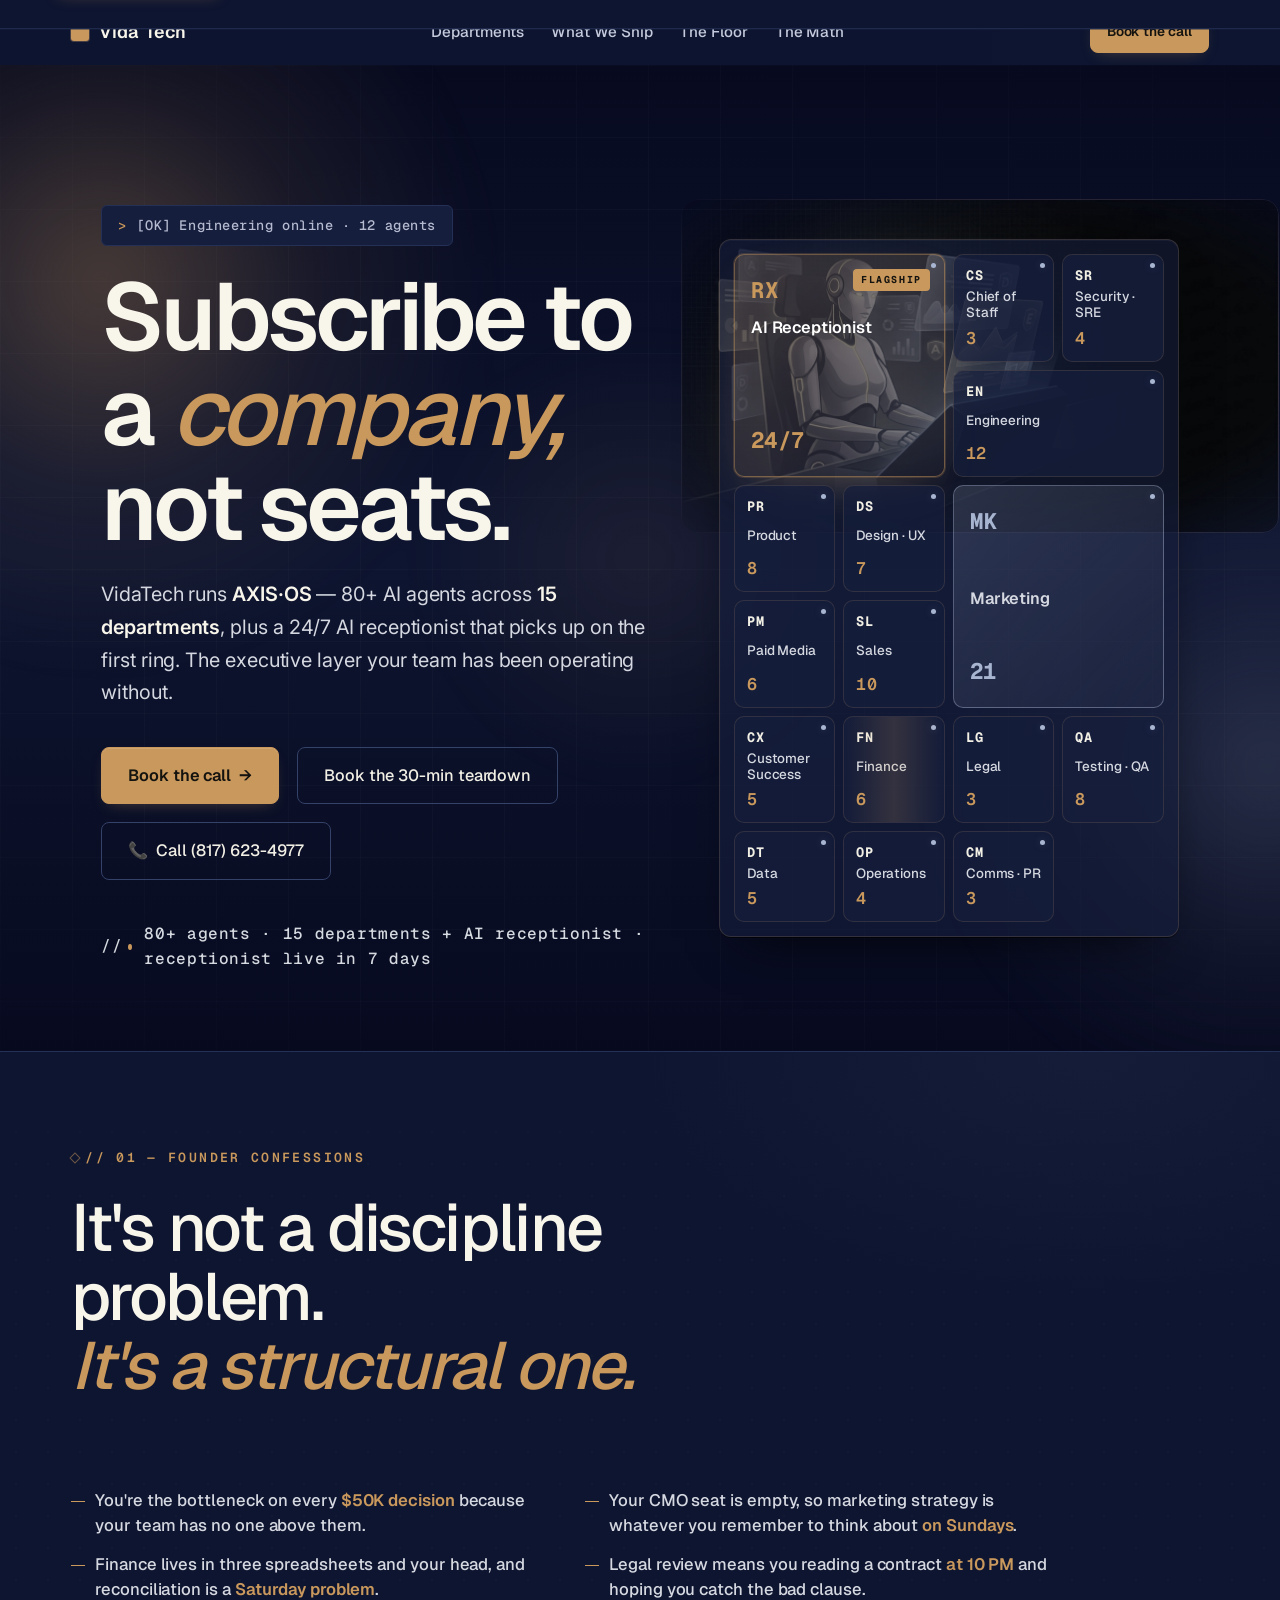
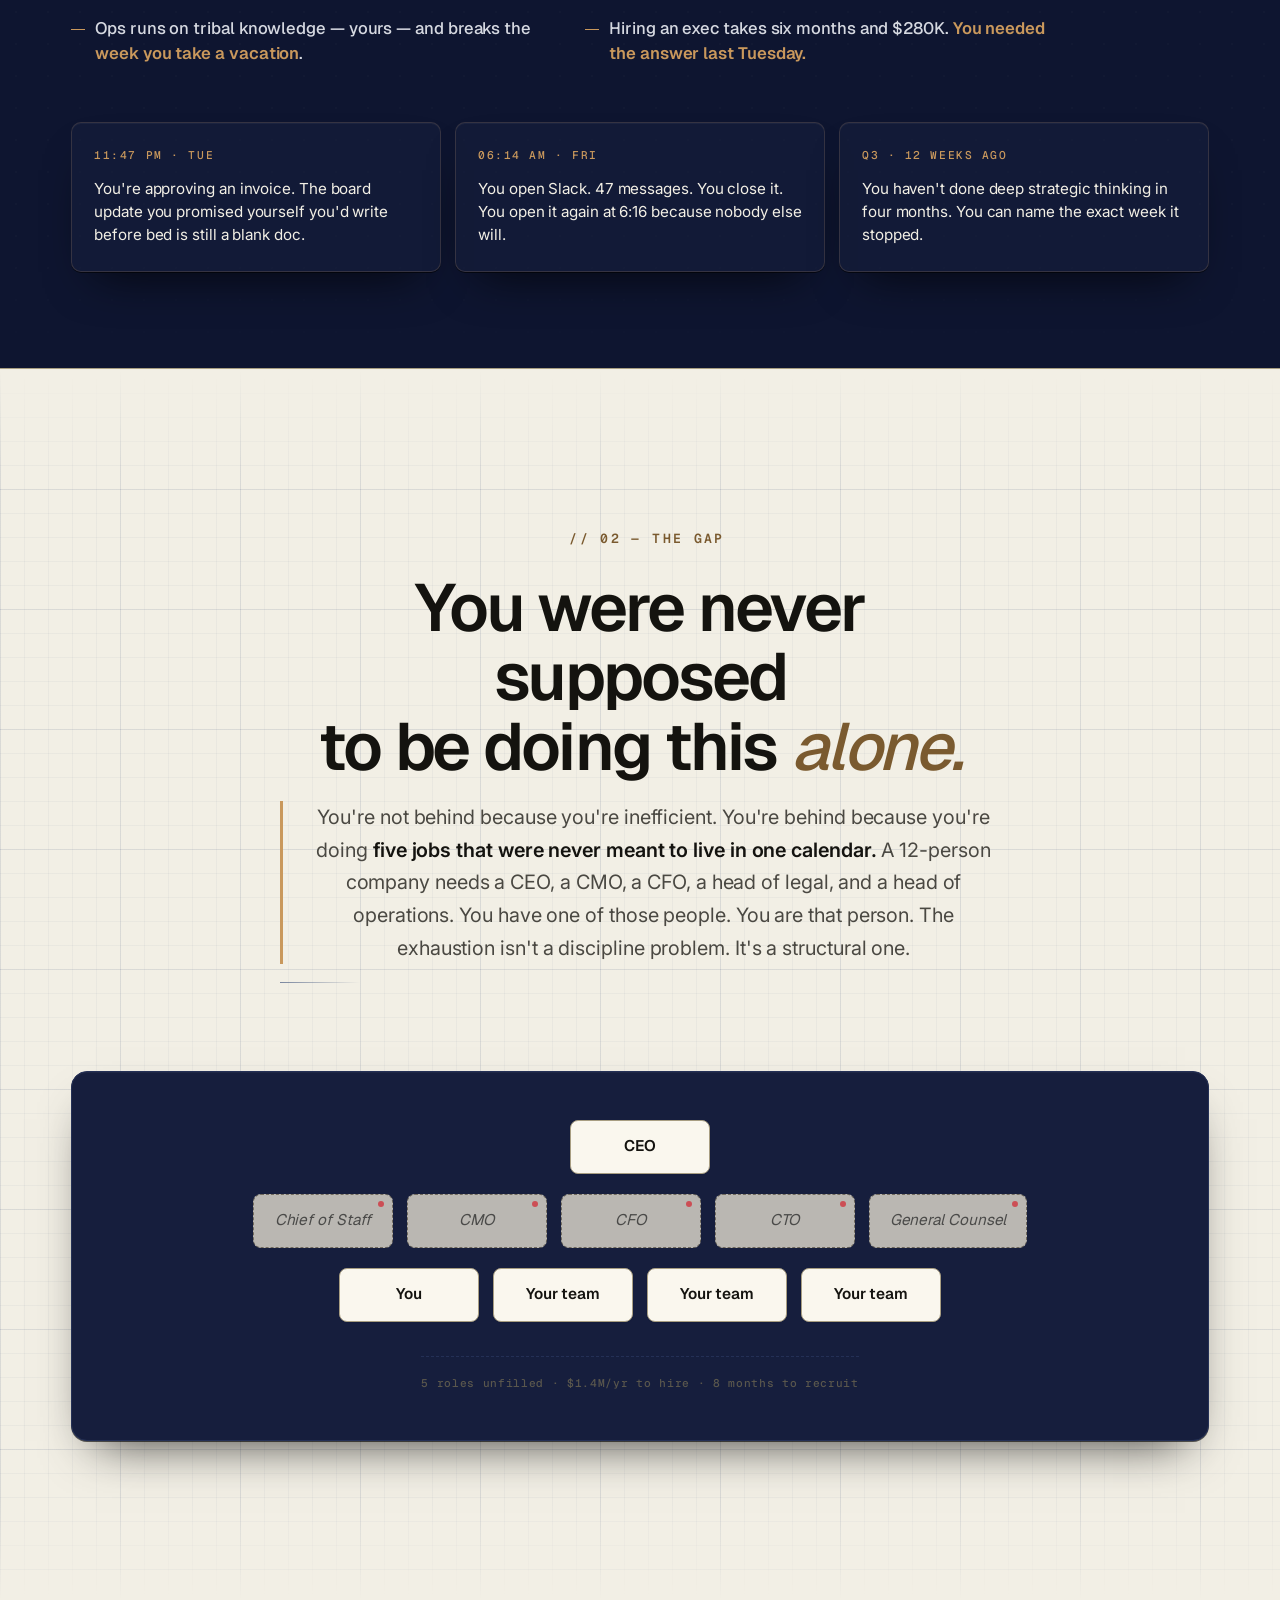
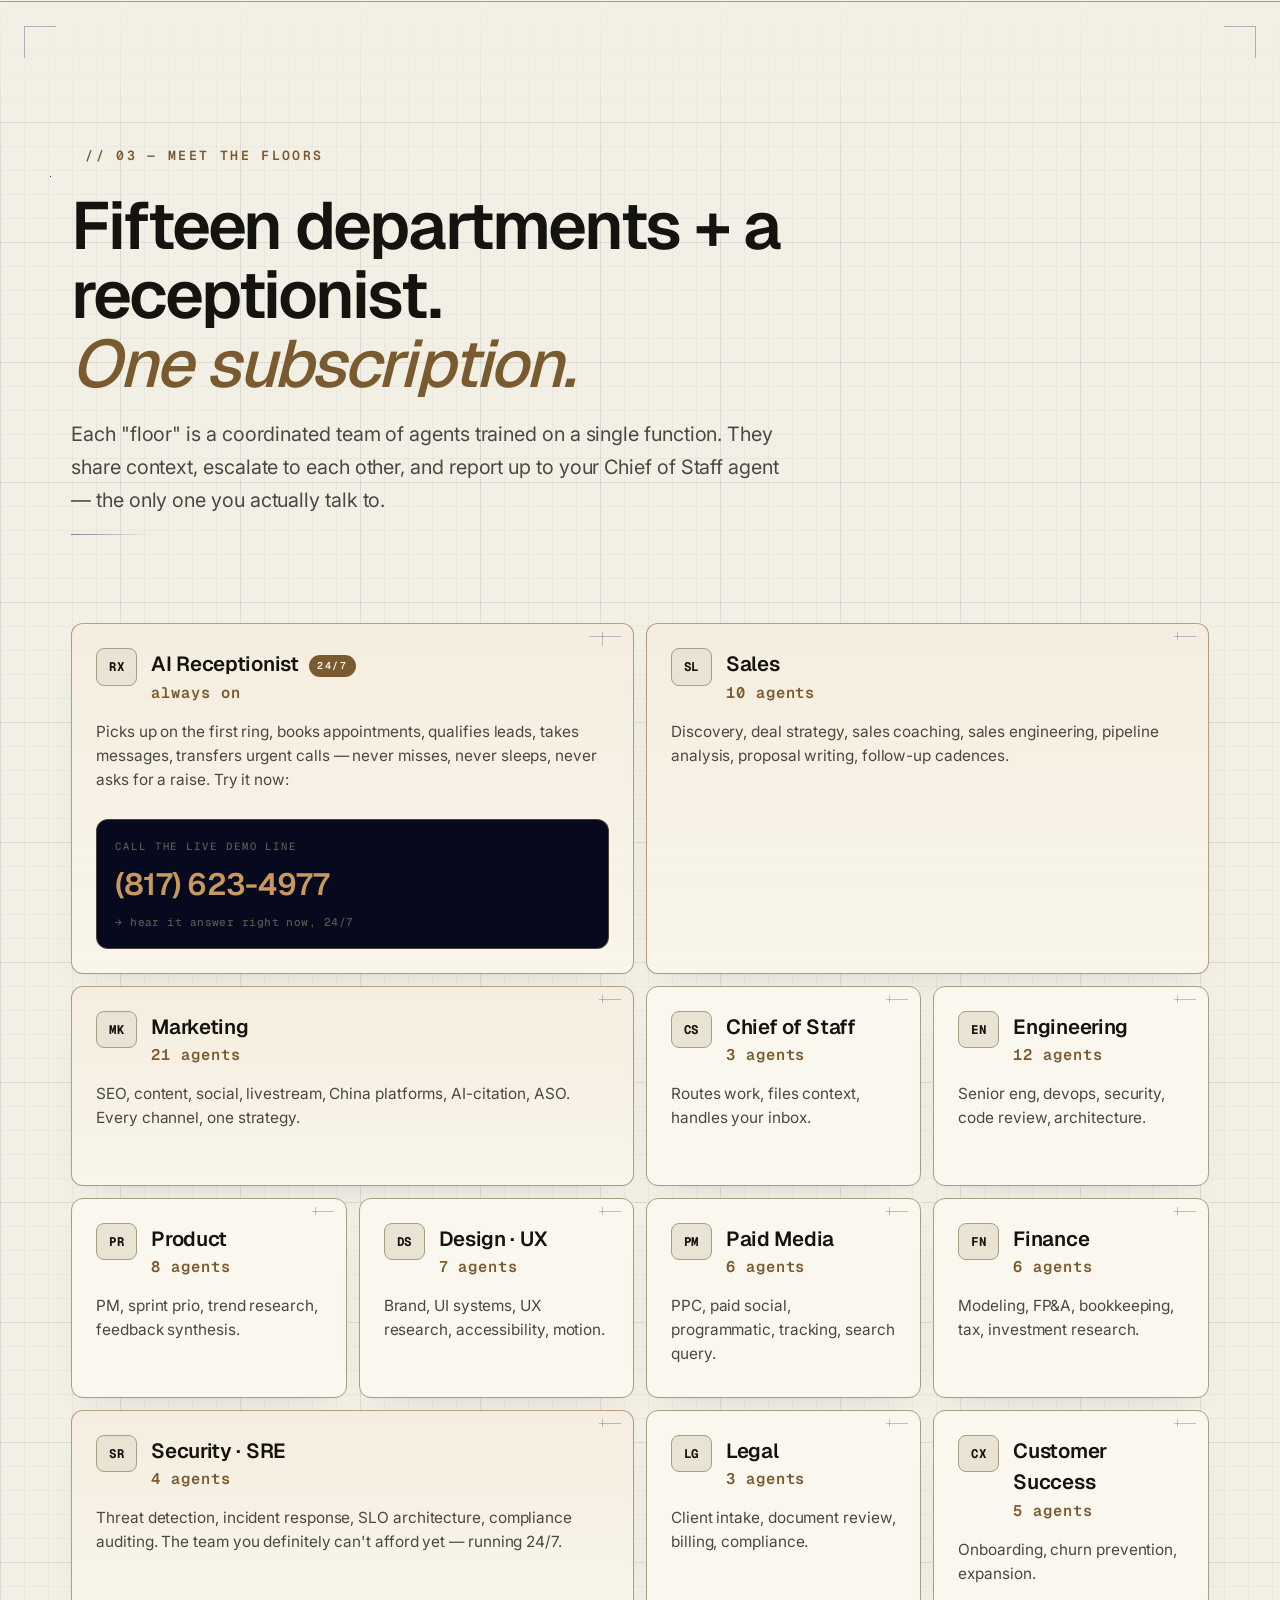
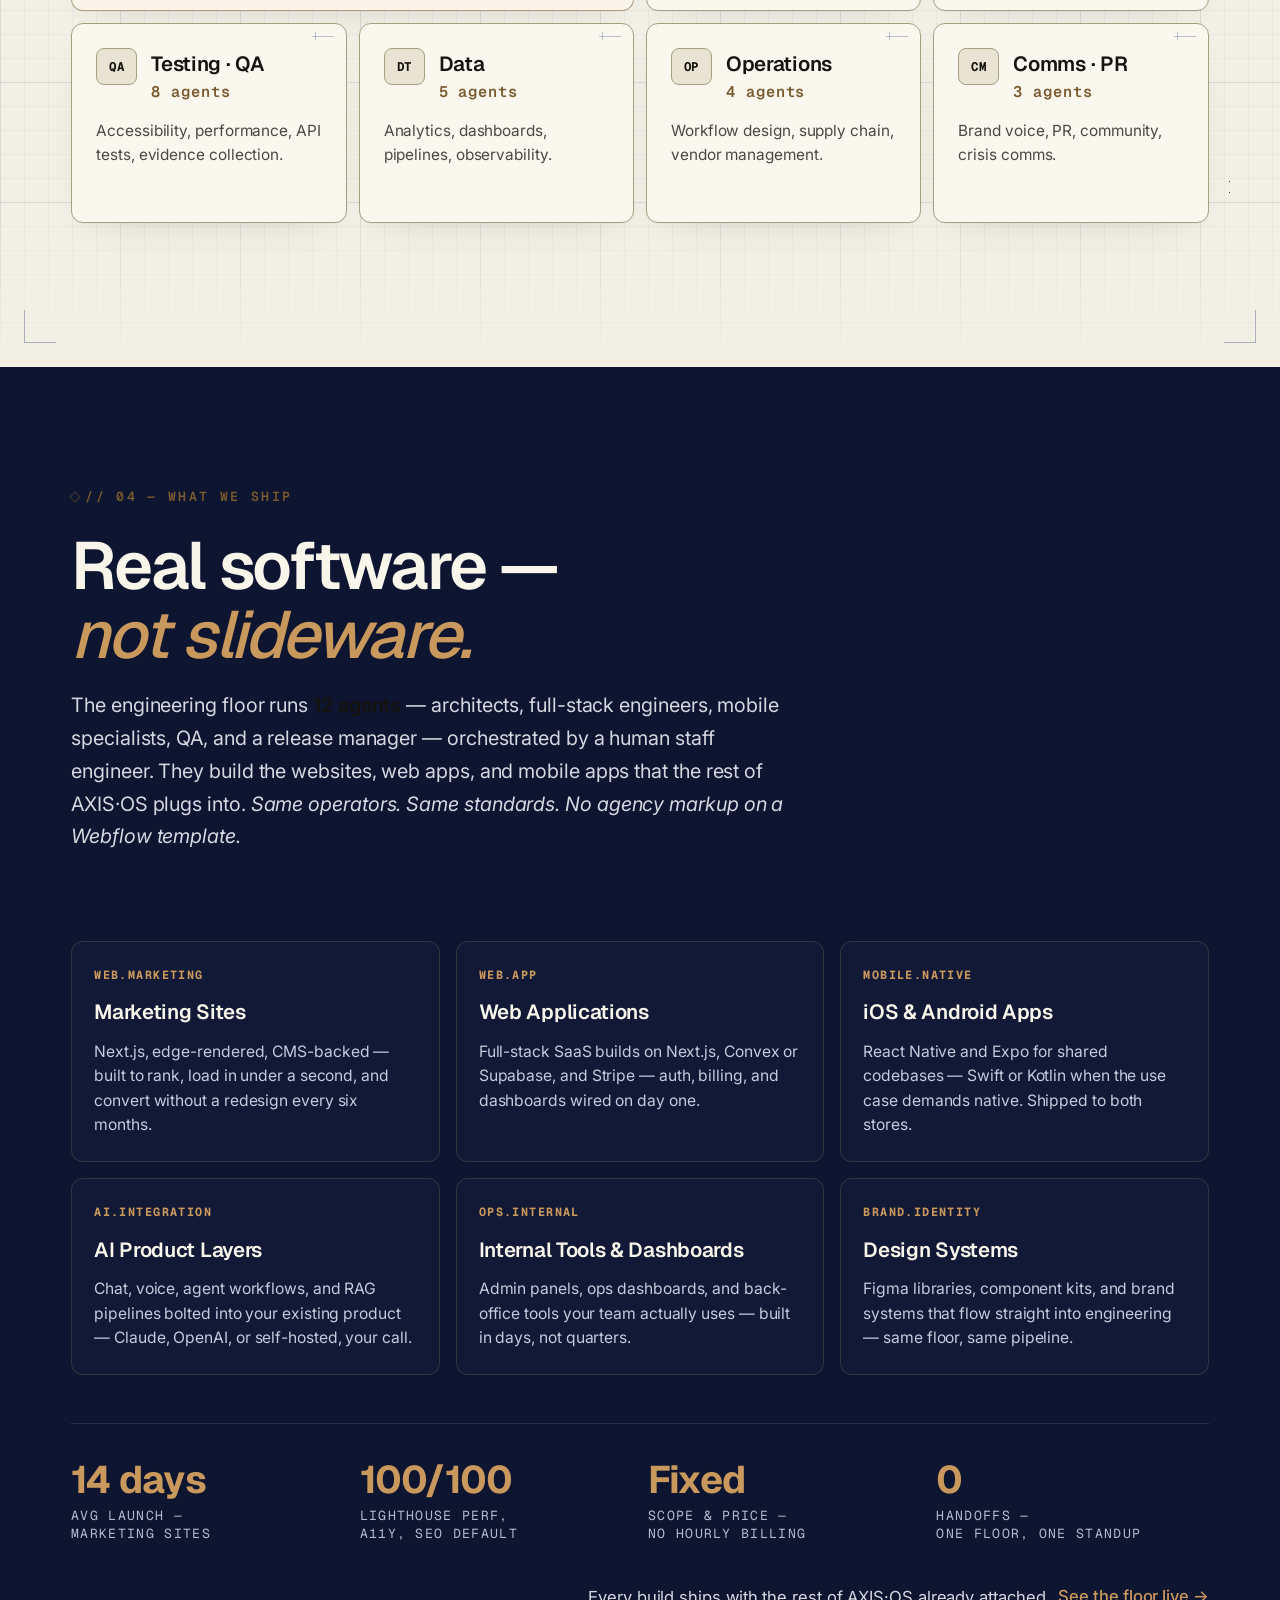
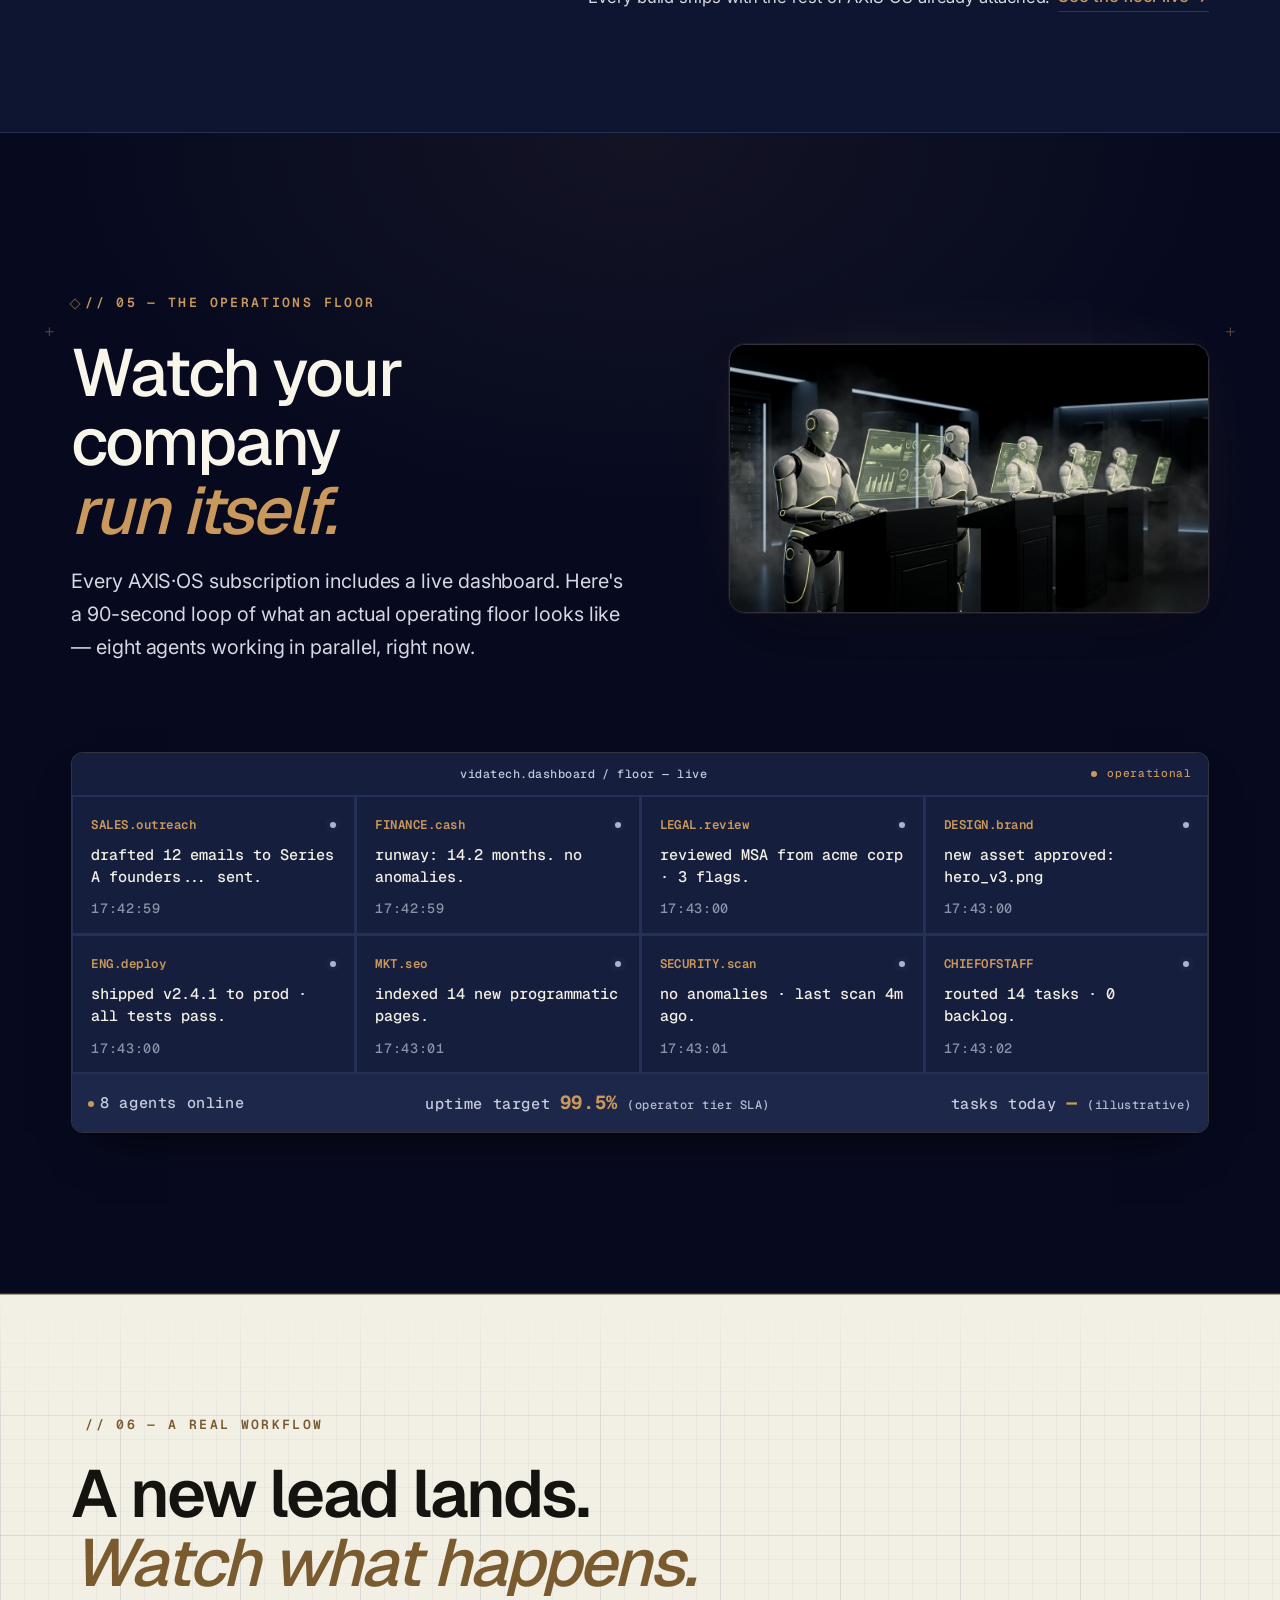
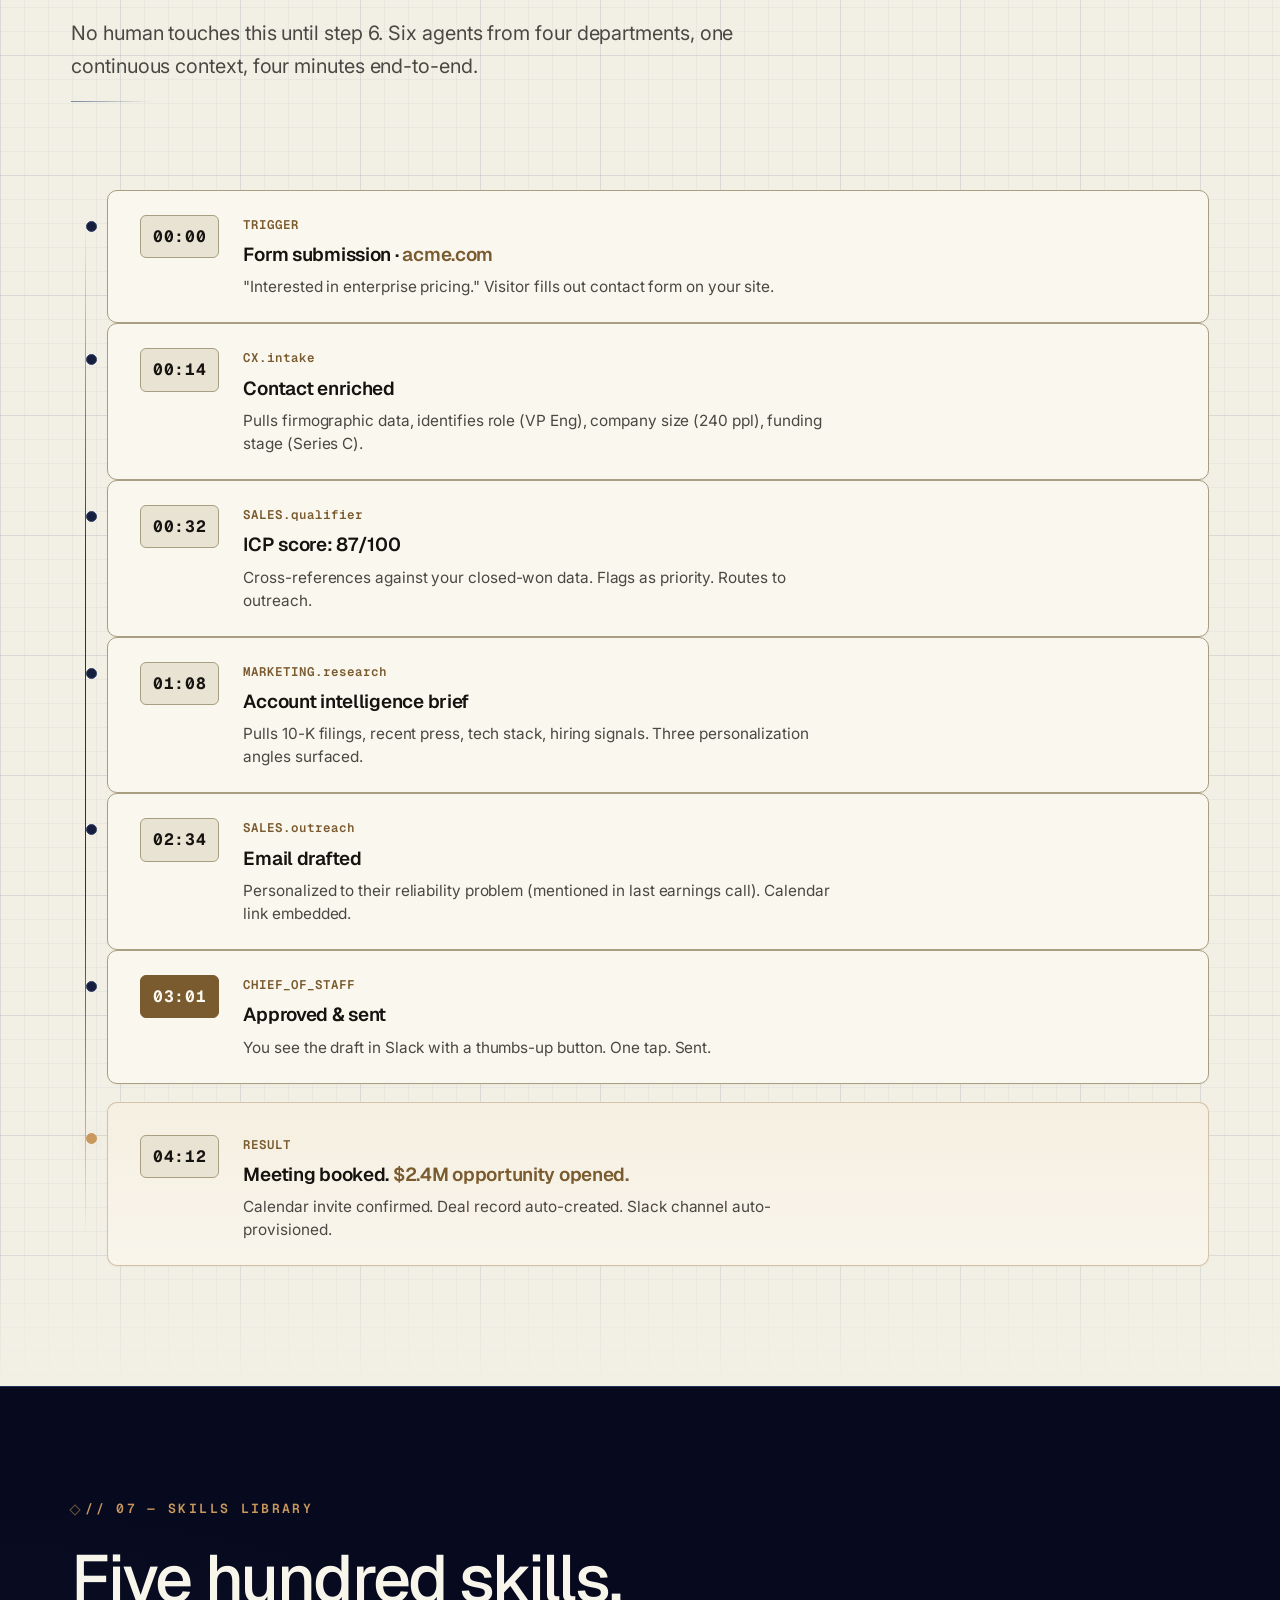
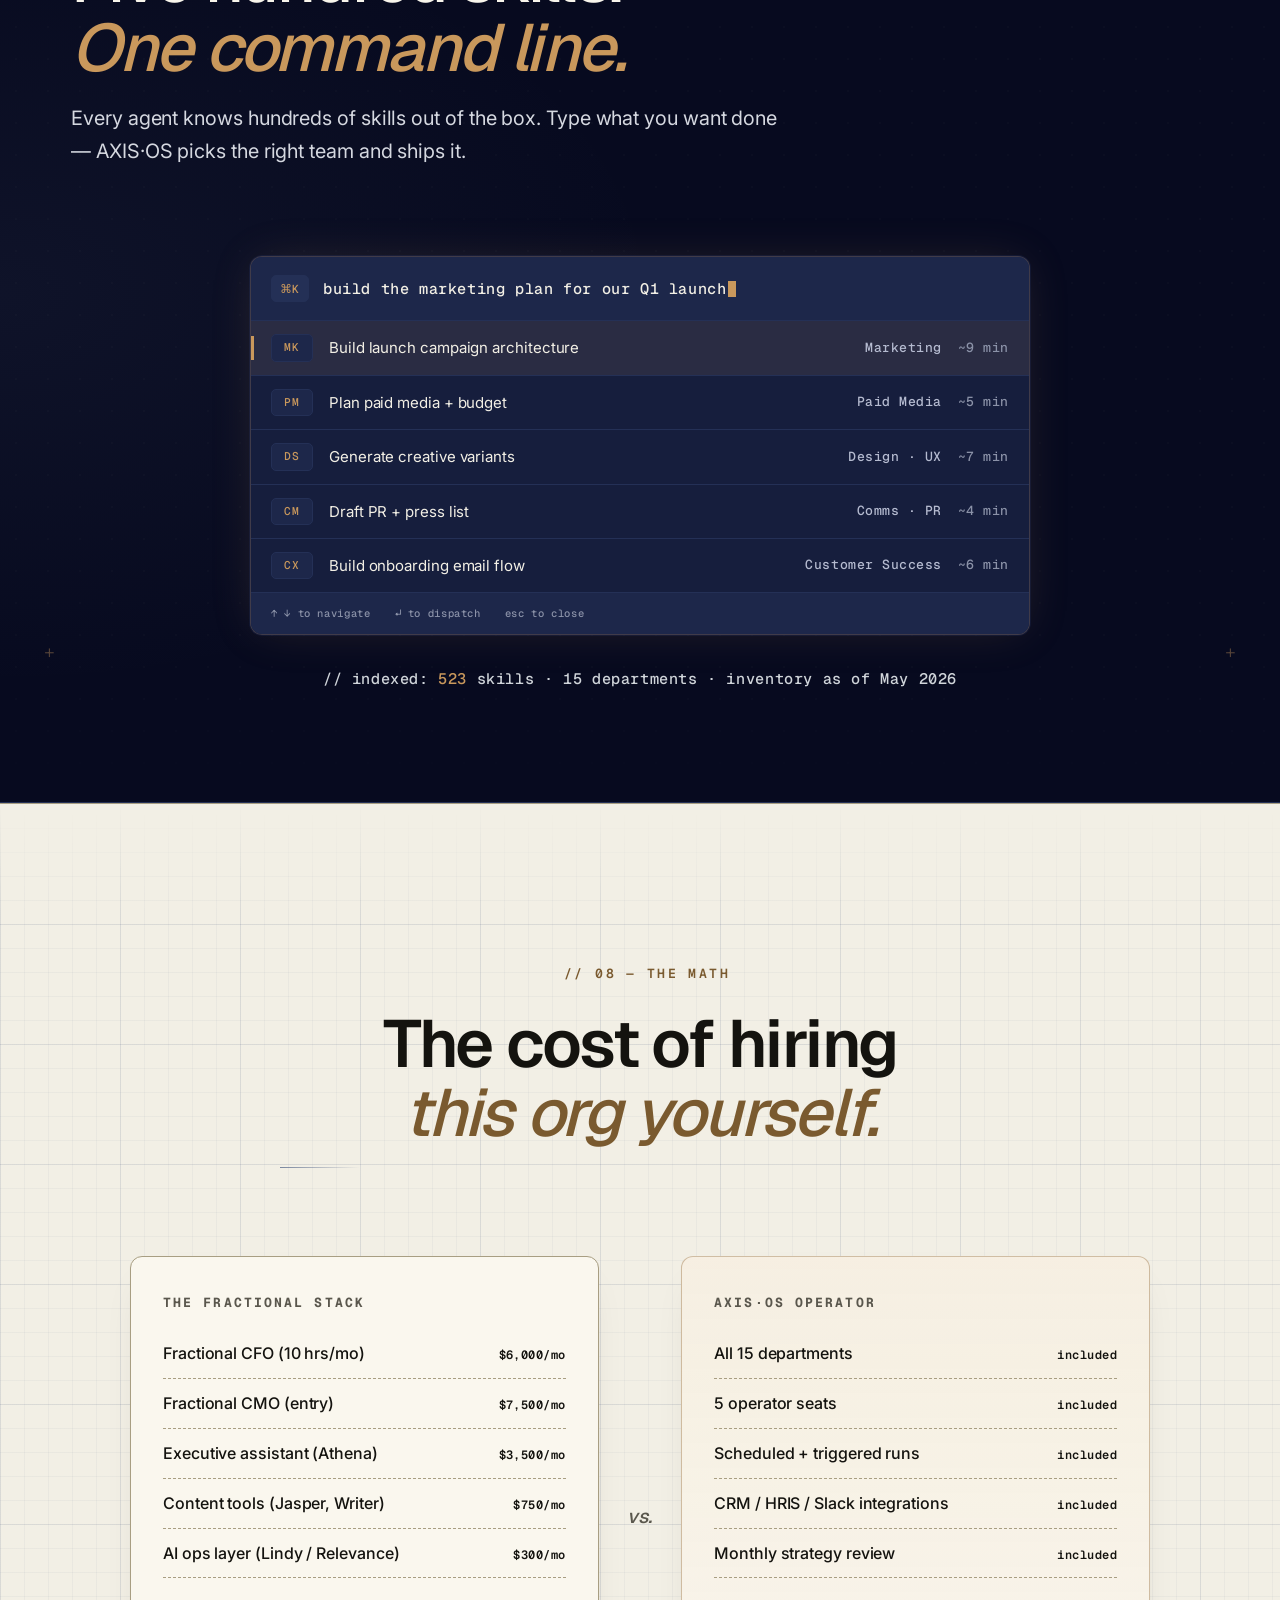
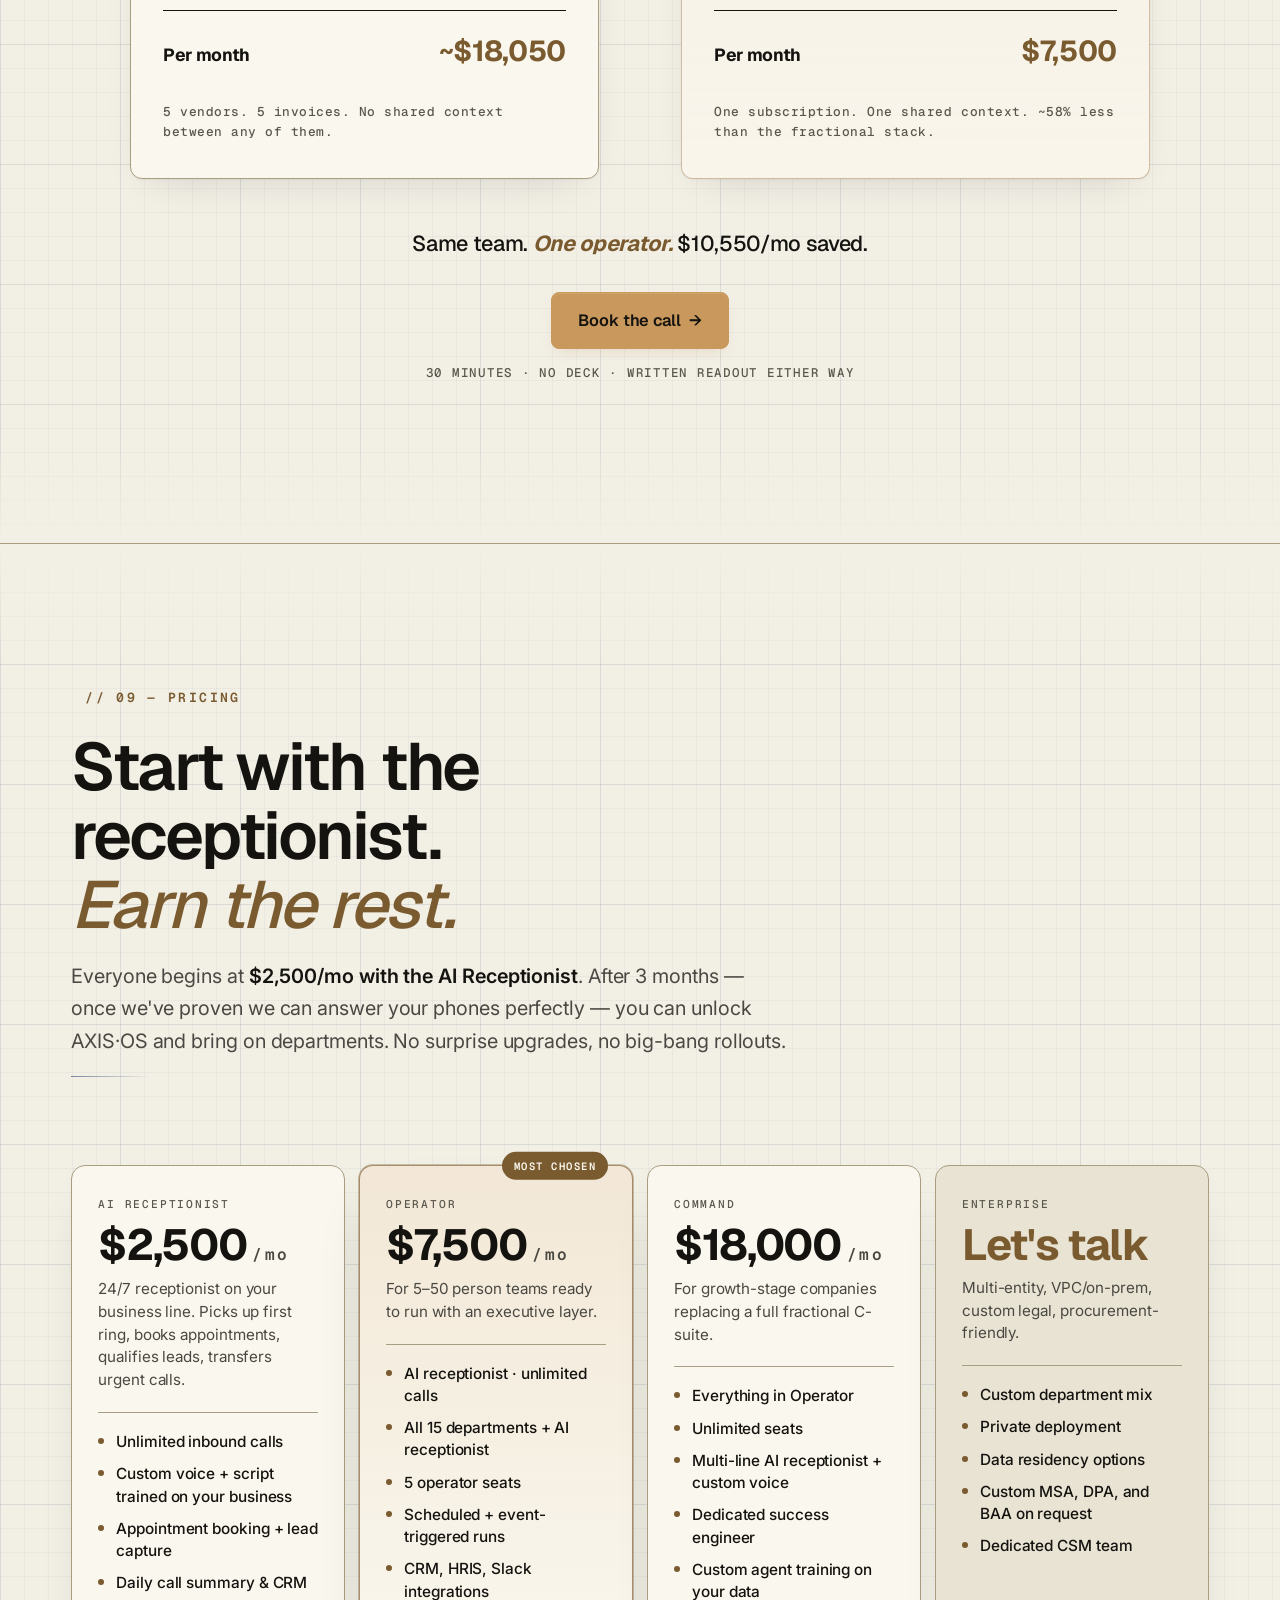
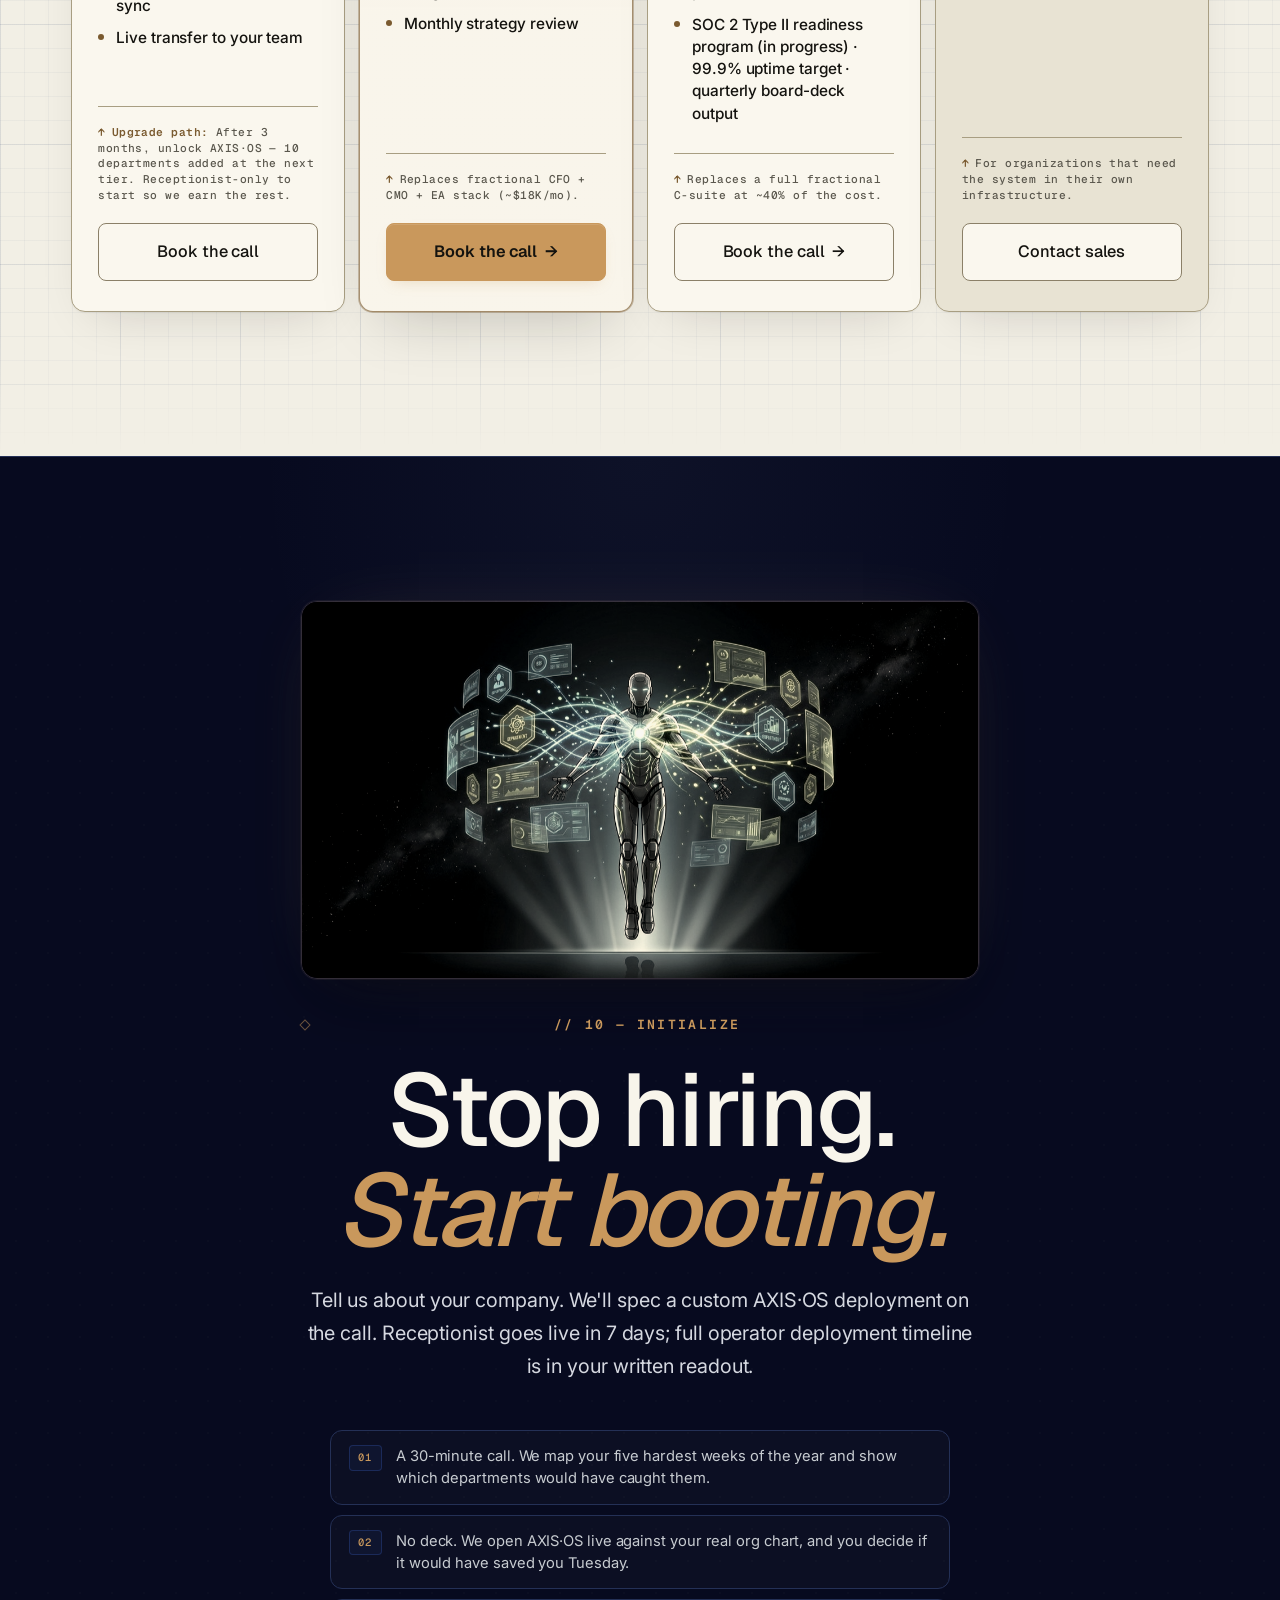
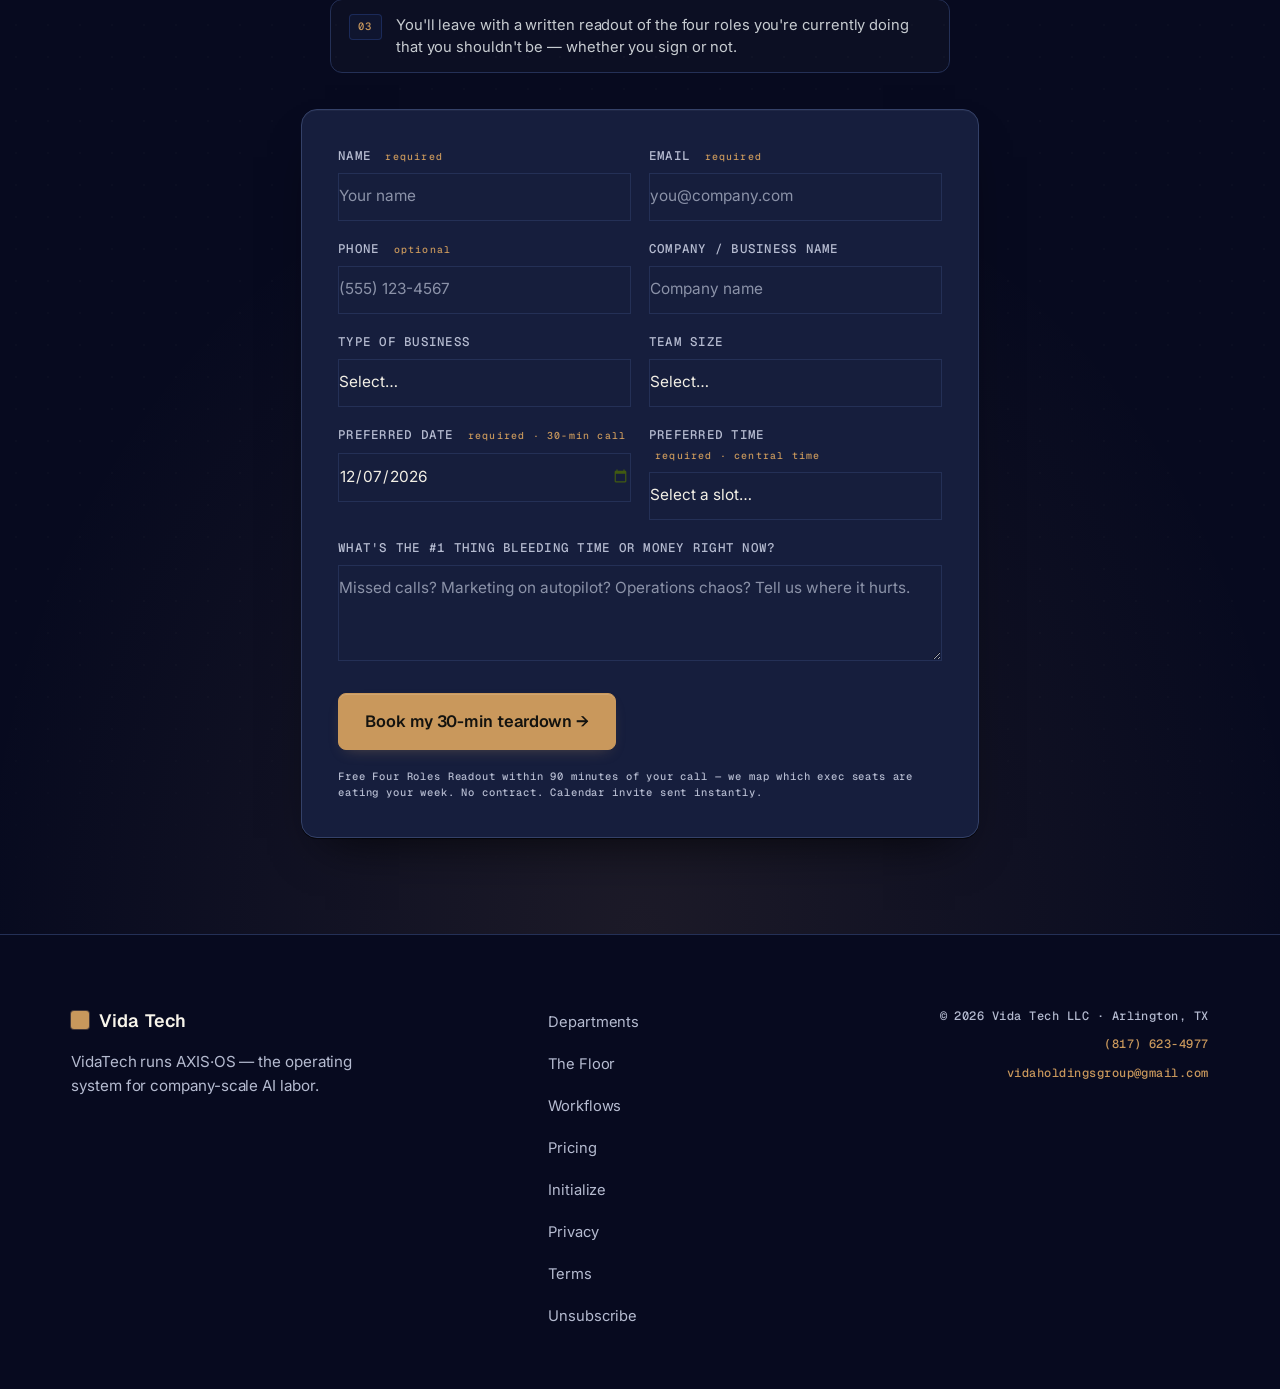
<file: index.html>
<!doctype html>
<html lang="en">
<head>
<meta charset="utf-8" />
<meta name="viewport" content="width=device-width,initial-scale=1,viewport-fit=cover" />
<meta name="color-scheme" content="dark light" />
<meta name="theme-color" content="#0E1530" />
<title>VidaTech — Subscribe to a company, not seats.</title>
<meta name="description" content="VidaTech runs AXIS·OS — the operating system for company-scale AI labor. 80+ trained agents across 15 departments, plus a 24/7 AI receptionist add-on, billed like software. Receptionist live in 7 days; full operator deployment scoped on an intro call." />
<link rel="canonical" href="https://vidatech.org" />
<meta name="robots" content="index,follow,max-image-preview:large" />

<meta property="og:site_name" content="VidaTech" />
<meta property="og:title" content="VidaTech — Subscribe to a company, not seats." />
<meta property="og:description" content="80+ AI agents. 15 departments + a 24/7 AI receptionist. One subscription. Receptionist live in 7 days." />
<meta property="og:type" content="website" />
<meta property="og:url" content="https://vidatech.org" />
<meta name="twitter:card" content="summary_large_image" />
<meta name="twitter:title" content="VidaTech — Subscribe to a company, not seats." />
<meta name="twitter:description" content="80+ AI agents. 15 departments + AI receptionist. One subscription." />

<link rel="preconnect" href="https://fonts.googleapis.com" />
<link rel="preconnect" href="https://fonts.gstatic.com" crossorigin />
<link rel="preconnect" href="https://challenges.cloudflare.com" />
<link href="https://fonts.googleapis.com/css2?family=Geist:wght@400;500;600;700&family=Geist+Mono:wght@400;500;600&family=Inter:wght@400;500;600;700&display=swap" rel="stylesheet" />
<link rel="stylesheet" href="style.css?v=v7fix" />
<link rel="icon" type="image/svg+xml" href="data:image/svg+xml,%3Csvg xmlns='http://www.w3.org/2000/svg' viewBox='0 0 32 32'%3E%3Crect width='32' height='32' rx='6' fill='%23C9985C'/%3E%3C/svg%3E" />
<!-- Turnstile script intentionally omitted until a production site key is configured.
     When ready: add <script src="https://challenges.cloudflare.com/turnstile/v0/api.js" async defer></script>
     AND replace the data-sitekey on .cf-turnstile below with the real key from
     dash.cloudflare.com → Turnstile → Add site. Server-side verification in
     functions/api/contact.js already fails open when TURNSTILE_SECRET_KEY is unset. -->

<script type="application/ld+json">
{
  "@context": "https://schema.org",
  "@type": "Organization",
  "@id": "https://vidatech.org/#organization",
  "name": "VidaTech",
  "legalName": "Vida Tech LLC",
  "url": "https://vidatech.org",
  "description": "VidaTech runs AXIS·OS — the operating system for company-scale AI labor. 80+ trained agents across 15 departments, plus a 24/7 AI receptionist add-on.",
  "telephone": "+1-817-623-4977",
  "email": "vidaholdingsgroup@gmail.com",
  "address": {
    "@type": "PostalAddress",
    "streetAddress": "2000 E Lamar Blvd Ste 600",
    "addressLocality": "Arlington",
    "addressRegion": "TX",
    "postalCode": "76006",
    "addressCountry": "US"
  },
  "founder": { "@id": "https://vidatech.org/#michael-torres" },
  "makesOffer": {
    "@type": "AggregateOffer",
    "name": "VidaTech AXIS·OS subscription",
    "priceCurrency": "USD",
    "lowPrice": "2500",
    "highPrice": "18000",
    "offerCount": 4
  }
}
</script>

<script type="application/ld+json">
{
  "@context": "https://schema.org",
  "@type": "FAQPage",
  "@id": "https://vidatech.org/#faq",
  "mainEntity": [
    {
      "@type": "Question",
      "name": "Why am I approving invoices at 11:47 PM while my board update sits as a blank doc?",
      "acceptedAnswer": {
        "@type": "Answer",
        "text": "Because you're doing five executive jobs in one calendar — CEO, CMO, CFO, head of legal, head of ops — and only one of them is yours. A 12-person company needs all five of those roles, and right now you are all five. This isn't a discipline problem; it's a structural one. VidaTech runs AXIS·OS — 80+ AI agents organized into 15 coordinated departments plus a 24/7 AI receptionist — so the other four executive jobs leave your calendar."
      }
    },
    {
      "@type": "Question",
      "name": "Why do I open Slack at 6:14 AM, see 47 unread messages, and close it because nobody else will answer them?",
      "acceptedAnswer": {
        "@type": "Answer",
        "text": "Because you're the bottleneck on every $50K decision — your team has no one above them, so everything routes to you. AXIS·OS gives your team a Chief of Staff agent that triages Slack, escalates only what actually needs a founder decision, and resolves the rest using the 15 coordinated department floors. You become the CEO again, not the human router."
      }
    },
    {
      "@type": "Question",
      "name": "I haven't done deep strategic thinking in four months. How do I get strategy time back?",
      "acceptedAnswer": {
        "@type": "Answer",
        "text": "You get strategy time back by removing the four executive roles you're currently doing that shouldn't be on your calendar. AXIS·OS replaces the fractional CFO + CMO + EA stack at roughly 58% less — about $7,500/mo on the Operator tier versus ~$18,000/mo for the fractional stack — and runs every day instead of 10 hours a month. Same team, one operator, ~$10,500 saved every month."
      }
    },
    {
      "@type": "Question",
      "name": "My CMO seat is empty and marketing strategy is whatever I remember to think about on Sundays — what replaces a CMO without a 6-month, $280K hire?",
      "acceptedAnswer": {
        "@type": "Answer",
        "text": "The AXIS·OS Marketing Floor — 21 specialist agents covering SEO, content, paid social, TikTok, LinkedIn, brand, creative, and analytics — running on shared context with your Sales, CS, and Finance floors. It's part of the Operator tier at $7,500/mo. Hiring an exec takes six months and $280K. AXIS·OS initializes against a real org chart in days, not months."
      }
    },
    {
      "@type": "Question",
      "name": "Legal review means me reading a contract at 10 PM hoping I catch the bad clause — is there a way to staff a General Counsel without hiring one?",
      "acceptedAnswer": {
        "@type": "Answer",
        "text": "The AXIS·OS Legal Floor reviews contracts, flags risky clauses, drafts redlines, and routes anything above your risk threshold to a human attorney with full context — included in the Operator tier at $7,500/mo. You stop being the 10 PM contract reader. The Floor is one of 15 departments running on one shared context with your Finance, Ops, and Sales floors."
      }
    },
    {
      "@type": "Question",
      "name": "My ops run on tribal knowledge — mine — and break the week I take a vacation. How do I make my company run without me?",
      "acceptedAnswer": {
        "@type": "Answer",
        "text": "By moving the tribal knowledge into a shared-context operating system. AXIS·OS captures your SOPs, decisions, and escalation rules into the Operations and Chief of Staff floors so the company keeps running on the same logic when you're not in the room. You're still the CEO. You're just not the CFO, the head of legal, the EA, and the dispatcher anymore."
      }
    }
  ]
}
</script>

<script type="application/ld+json">
{
  "@context": "https://schema.org",
  "@type": "Product",
  "@id": "https://vidatech.org/#axis-os",
  "name": "AXIS·OS — Company-as-a-Subscription",
  "description": "AXIS·OS is the operating system for company-scale AI labor. 80+ trained agents across 15 coordinated departments plus a 24/7 AI receptionist, sharing one context and reporting to a single Chief of Staff agent in Slack.",
  "brand": { "@type": "Brand", "name": "VidaTech" },
  "category": "Company-as-a-Subscription",
  "url": "https://vidatech.org/#math",
  "manufacturer": { "@id": "https://vidatech.org/#organization" },
  "offers": [
    {
      "@type": "Offer",
      "@id": "https://vidatech.org/#offer-starter",
      "name": "Starter",
      "price": "2500",
      "priceCurrency": "USD",
      "availability": "https://schema.org/InStock",
      "url": "https://vidatech.org/#pricing",
      "seller": { "@id": "https://vidatech.org/#organization" },
      "description": "For solo founders and 5-person teams. 10 departments included, 1 operator seat, async agent runs, Slack delivery, community support."
    },
    {
      "@type": "Offer",
      "@id": "https://vidatech.org/#offer-operator",
      "name": "Operator",
      "price": "7500",
      "priceCurrency": "USD",
      "availability": "https://schema.org/InStock",
      "url": "https://vidatech.org/#pricing",
      "seller": { "@id": "https://vidatech.org/#organization" },
      "description": "Most chosen. For 5–50 person teams. All 15 departments + AI receptionist, 5 operator seats, scheduled and event-triggered runs, CRM/HRIS/Slack integrations, monthly strategy review. Replaces the fractional CFO + CMO + EA stack (~$18,000/mo) at roughly 58% less."
    },
    {
      "@type": "Offer",
      "@id": "https://vidatech.org/#offer-command",
      "name": "Command",
      "price": "18000",
      "priceCurrency": "USD",
      "availability": "https://schema.org/InStock",
      "url": "https://vidatech.org/#pricing",
      "seller": { "@id": "https://vidatech.org/#organization" },
      "description": "For growth-stage companies replacing a full fractional C-suite. Everything in Operator plus unlimited seats, dedicated success engineer, custom agent training on your data, SOC 2 Type II readiness program in progress, 99.9% uptime target, quarterly board-deck output."
    },
    {
      "@type": "Offer",
      "@id": "https://vidatech.org/#offer-enterprise",
      "name": "Enterprise",
      "priceCurrency": "USD",
      "priceSpecification": {
        "@type": "PriceSpecification",
        "priceCurrency": "USD",
        "description": "Custom pricing — multi-entity, VPC / on-prem, regulated industries. Contact sales."
      },
      "availability": "https://schema.org/InStock",
      "url": "https://vidatech.org/#pricing",
      "seller": { "@id": "https://vidatech.org/#organization" },
      "description": "For multi-entity organizations, VPC and on-prem deployments, and regulated industries. Custom department mix, private deployment (AWS VPC, GCP, on-prem), data residency options, custom MSA/DPA/BAA on request, dedicated CSM team."
    }
  ]
}
</script>

<script type="application/ld+json">
{
  "@context": "https://schema.org",
  "@type": "Service",
  "@id": "https://vidatech.org/#ai-receptionist",
  "name": "Ulio — 24/7 AI Receptionist",
  "alternateName": "Ulio AI Receptionist",
  "serviceType": "AI Receptionist & Phone Intake Automation",
  "description": "An always-on AI receptionist that answers every call in your business's voice, books appointments directly into your scheduling system, qualifies callers, handles bilingual English/Spanish intake, and sends SMS follow-up. Most customers were missing 30–50% of inbound calls before Ulio. After Ulio, they miss zero. Setup in one week.",
  "url": "https://vidatech.org/#floor",
  "telephone": "+1-817-623-4977",
  "areaServed": { "@type": "Country", "name": "United States" },
  "availableLanguage": ["en", "es"],
  "audience": {
    "@type": "BusinessAudience",
    "audienceType": "SMB service businesses — dental and orthodontic practices, med-spas, law firms, HVAC, plumbing, electrical, real-estate brokerages, home services, veterinary, chiropractic, mental-health practitioners"
  },
  "provider": { "@id": "https://vidatech.org/#organization" },
  "hoursAvailable": {
    "@type": "OpeningHoursSpecification",
    "dayOfWeek": ["https://schema.org/Monday","https://schema.org/Tuesday","https://schema.org/Wednesday","https://schema.org/Thursday","https://schema.org/Friday","https://schema.org/Saturday","https://schema.org/Sunday"],
    "opens": "00:00",
    "closes": "23:59"
  }
}
</script>

<script type="application/ld+json">
{
  "@context": "https://schema.org",
  "@type": "Person",
  "@id": "https://vidatech.org/#michael-torres",
  "name": "Michael Torres",
  "jobTitle": "Founder, VidaTech",
  "worksFor": { "@id": "https://vidatech.org/#organization" },
  "url": "https://vidatech.org/#initialize",
  "email": "vidaholdingsgroup@gmail.com",
  "telephone": "+1-817-623-4977",
  "workLocation": {
    "@type": "PostalAddress",
    "streetAddress": "2000 E Lamar Blvd Ste 600",
    "addressLocality": "Arlington",
    "addressRegion": "TX",
    "postalCode": "76006",
    "addressCountry": "US"
  }
}
</script>

<script type="application/ld+json">
{
  "@context": "https://schema.org",
  "@type": "DefinedTermSet",
  "@id": "https://vidatech.org/#vocabulary",
  "name": "Company-as-a-Subscription",
  "description": "The category VidaTech is creating. Not AI tools, not AI agents, not AI-powered SaaS — a coordinated executive org chart you subscribe to, billed like software.",
  "url": "https://vidatech.org",
  "hasDefinedTerm": [
    {
      "@type": "DefinedTerm",
      "@id": "https://vidatech.org/#term-axis-os",
      "name": "AXIS·OS",
      "termCode": "AXIS-OS",
      "inDefinedTermSet": "https://vidatech.org/#vocabulary",
      "description": "The operating system for company-scale AI labor. 80+ trained agents organized into 15 coordinated departments plus a 24/7 AI receptionist, sharing one context layer and reporting to a single Chief of Staff agent that talks to the founder in Slack."
    },
    {
      "@type": "DefinedTerm",
      "@id": "https://vidatech.org/#term-operator-tier",
      "name": "Operator Tier",
      "termCode": "OPERATOR-7500",
      "inDefinedTermSet": "https://vidatech.org/#vocabulary",
      "description": "The default AXIS·OS subscription tier at $7,500/month for 5–50 person teams. Includes all 15 departments plus AI receptionist, 5 operator seats, scheduled and event-triggered agent runs, CRM/HRIS/Slack integrations, and a monthly strategy review. Replaces a fractional CFO + fractional CMO + executive assistant + content tooling stack that averages ~$18,000/month — roughly 58% less."
    },
    {
      "@type": "DefinedTerm",
      "@id": "https://vidatech.org/#term-ai-receptionist-floor",
      "name": "AI Receptionist (Ulio)",
      "termCode": "RX-FLOOR",
      "inDefinedTermSet": "https://vidatech.org/#vocabulary",
      "description": "The always-on phone-intake add-on of AXIS·OS, productized for SMB service businesses as Ulio. A phone-first AI agent trained on the customer's business that answers 24/7 in a branded voice, qualifies callers, books appointments directly into the scheduler, and sends SMS follow-up. Bilingual English/Spanish by default."
    }
  ]
}
</script>
</head>
<body>

<a href="#main" class="skip-link">Skip to main content</a>

<!-- Top scroll progress -->
<div id="scrollMark" class="scroll-mark" aria-hidden="true"></div>

<!-- ─────────  NAV  ───────── -->
<header class="nav" id="nav">
  <div class="nav__inner container">
    <a href="#top" class="logo" aria-label="VidaTech home">
      <span class="logo__mark" aria-hidden="true"></span>
      <span class="logo__word"><strong>Vida</strong><span class="logo__dot"></span>Tech</span>
    </a>
    <nav class="nav__links" aria-label="Primary">
      <a href="#departments">Departments</a>
      <a href="#ship">What We Ship</a>
      <a href="#floor">The Floor</a>
      <a href="#math">The Math</a>
    </nav>
    <a href="#initialize" class="btn btn--accent btn--sm">Book the call</a>
    <button class="nav__menu" id="navMenu" aria-label="Open menu" aria-expanded="false">
      <span></span><span></span>
    </button>
  </div>
  <div class="drawer" id="drawer" aria-hidden="true" inert>
    <a href="#departments">Departments</a>
    <a href="#floor">The Floor</a>
    <a href="#ship">What We Ship</a>
    <a href="#math">The Math</a>
    <a href="#initialize" class="btn btn--accent">Book the call</a>
  </div>
</header>

<main id="main" tabindex="-1">
<a id="top"></a>

<!-- ─────────  01. BOOT (HERO)  ───────── -->
<section class="hero">
  <div class="container hero__inner">

    <div class="hero__left">
      <div class="ticker mono" id="bootTicker">
        <span class="ticker__cursor" aria-hidden="true">&gt;</span>
        <span id="bootText">vidatech boot --company "your_co"</span>
        <span class="ticker__caret" aria-hidden="true"></span>
      </div>

      <h1 class="display display--hero">
        Subscribe to a <em>company,</em><br />
        not seats.
      </h1>

      <p class="lede">
        VidaTech runs <strong>AXIS·OS</strong> — 80+ AI agents across <strong>15 departments</strong>, plus a 24/7 AI receptionist that picks up on the first ring. The executive layer your team has been operating without.
      </p>

      <div class="hero__cta">
        <a href="#initialize" class="btn btn--accent btn--lg" data-magnetic>
          Book the call <span aria-hidden="true">→</span>
        </a>
        <a href="#initialize" class="btn btn--ghost btn--lg" data-magnetic>
          Book the 30-min teardown
        </a>
        <a href="tel:+18176234977" class="btn btn--ghost btn--lg" data-magnetic aria-label="Call (817) 623-4977 — 24/7 AI receptionist demo line">
          <span aria-hidden="true">📞</span> Call (817) 623-4977
        </a>
      </div>

      <div class="hero__meta mono mono--mute">
        // <span class="signal-dot" aria-hidden="true"></span>80+ agents · 15 departments + AI receptionist · receptionist live in 7 days
      </div>
    </div>

    <aside class="hero__right" aria-label="Live department grid">
      <img class="hero__art" src="/assets/illustrations/hero.jpg" alt="" aria-hidden="true" loading="eager" decoding="async" width="1376" height="768" />
      <div class="grid-tiles" id="gridTiles">
        <!-- 15 tiles injected as static HTML; JS flickers them -->
        <div class="tile-mini tile-mini--hot" data-sym="RX"><span class="tile-mini__sym mono">RX</span><span class="tile-mini__lbl">AI Receptionist</span><span class="tile-mini__count mono">24/7</span><span class="tile-mini__dot" aria-hidden="true"></span></div>
        <div class="tile-mini" data-sym="CS"><span class="tile-mini__sym mono">CS</span><span class="tile-mini__lbl">Chief of Staff</span><span class="tile-mini__count mono">3</span><span class="tile-mini__dot" aria-hidden="true"></span></div>
        <div class="tile-mini" data-sym="SR"><span class="tile-mini__sym mono">SR</span><span class="tile-mini__lbl">Security · SRE</span><span class="tile-mini__count mono">4</span><span class="tile-mini__dot" aria-hidden="true"></span></div>
        <div class="tile-mini" data-sym="EN"><span class="tile-mini__sym mono">EN</span><span class="tile-mini__lbl">Engineering</span><span class="tile-mini__count mono">12</span><span class="tile-mini__dot" aria-hidden="true"></span></div>
        <div class="tile-mini" data-sym="PR"><span class="tile-mini__sym mono">PR</span><span class="tile-mini__lbl">Product</span><span class="tile-mini__count mono">8</span><span class="tile-mini__dot" aria-hidden="true"></span></div>
        <div class="tile-mini" data-sym="DS"><span class="tile-mini__sym mono">DS</span><span class="tile-mini__lbl">Design · UX</span><span class="tile-mini__count mono">7</span><span class="tile-mini__dot" aria-hidden="true"></span></div>
        <div class="tile-mini" data-sym="MK"><span class="tile-mini__sym mono">MK</span><span class="tile-mini__lbl">Marketing</span><span class="tile-mini__count mono">21</span><span class="tile-mini__dot" aria-hidden="true"></span></div>
        <div class="tile-mini" data-sym="PM"><span class="tile-mini__sym mono">PM</span><span class="tile-mini__lbl">Paid Media</span><span class="tile-mini__count mono">6</span><span class="tile-mini__dot" aria-hidden="true"></span></div>
        <div class="tile-mini" data-sym="SL"><span class="tile-mini__sym mono">SL</span><span class="tile-mini__lbl">Sales</span><span class="tile-mini__count mono">10</span><span class="tile-mini__dot" aria-hidden="true"></span></div>
        <div class="tile-mini" data-sym="CX"><span class="tile-mini__sym mono">CX</span><span class="tile-mini__lbl">Customer Success</span><span class="tile-mini__count mono">5</span><span class="tile-mini__dot" aria-hidden="true"></span></div>
        <div class="tile-mini" data-sym="FN"><span class="tile-mini__sym mono">FN</span><span class="tile-mini__lbl">Finance</span><span class="tile-mini__count mono">6</span><span class="tile-mini__dot" aria-hidden="true"></span></div>
        <div class="tile-mini" data-sym="LG"><span class="tile-mini__sym mono">LG</span><span class="tile-mini__lbl">Legal</span><span class="tile-mini__count mono">3</span><span class="tile-mini__dot" aria-hidden="true"></span></div>
        <div class="tile-mini" data-sym="QA"><span class="tile-mini__sym mono">QA</span><span class="tile-mini__lbl">Testing · QA</span><span class="tile-mini__count mono">8</span><span class="tile-mini__dot" aria-hidden="true"></span></div>
        <div class="tile-mini" data-sym="DT"><span class="tile-mini__sym mono">DT</span><span class="tile-mini__lbl">Data</span><span class="tile-mini__count mono">5</span><span class="tile-mini__dot" aria-hidden="true"></span></div>
        <div class="tile-mini" data-sym="OP"><span class="tile-mini__sym mono">OP</span><span class="tile-mini__lbl">Operations</span><span class="tile-mini__count mono">4</span><span class="tile-mini__dot" aria-hidden="true"></span></div>
        <div class="tile-mini" data-sym="CM"><span class="tile-mini__sym mono">CM</span><span class="tile-mini__lbl">Comms · PR</span><span class="tile-mini__count mono">3</span><span class="tile-mini__dot" aria-hidden="true"></span></div>
      </div>
    </aside>

  </div>
</section>

<!-- ─────────  01.5 WHAT'S ACTUALLY BROKEN  ───────── -->
<section class="broken section" aria-labelledby="broken-heading">
  <div class="container">
    <header class="section-head">
      <div class="mono mono--mute eyebrow">// 01 — Founder confessions</div>
      <h2 id="broken-heading" class="display">It's not a discipline problem.<br /><em>It's a structural one.</em></h2>
    </header>

    <ul class="broken__list">
      <li>You're the bottleneck on every <strong>$50K decision</strong> because your team has no one above them.</li>
      <li>Your CMO seat is empty, so marketing strategy is whatever you remember to think about <strong>on Sundays</strong>.</li>
      <li>Finance lives in three spreadsheets and your head, and reconciliation is a <strong>Saturday problem</strong>.</li>
      <li>Legal review means you reading a contract <strong>at 10 PM</strong> and hoping you catch the bad clause.</li>
      <li>Ops runs on tribal knowledge — yours — and breaks the <strong>week you take a vacation</strong>.</li>
      <li>Hiring an exec takes six months and $280K. <strong>You needed the answer last Tuesday.</strong></li>
    </ul>

    <!-- TODO: swap anonymous receipts for named customer testimonials once written consent is on file. -->
    <div class="broken__receipts">
      <article class="receipt">
        <span class="receipt__time mono">11:47 PM · TUE</span>
        <p>You're approving an invoice. The board update you promised yourself you'd write before bed is still a blank doc.</p>
      </article>
      <article class="receipt">
        <span class="receipt__time mono">06:14 AM · FRI</span>
        <p>You open Slack. 47 messages. You close it. You open it again at 6:16 because nobody else will.</p>
      </article>
      <article class="receipt">
        <span class="receipt__time mono">Q3 · 12 WEEKS AGO</span>
        <p>You haven't done deep strategic thinking in four months. You can name the exact week it stopped.</p>
      </article>
    </div>
  </div>
</section>

<!-- ─────────  02. THE GAP  ───────── -->
<section class="gap section" id="gap">
  <div class="container">
    <header class="section-head">
      <div class="mono mono--mute eyebrow">// 02 — The Gap</div>
      <h2 class="display">You were never supposed<br />to be doing this <em>alone.</em></h2>
      <p class="lede pain__reframe">You're not behind because you're inefficient. You're behind because you're doing <strong>five jobs that were never meant to live in one calendar.</strong> A 12-person company needs a CEO, a CMO, a CFO, a head of legal, and a head of operations. You have one of those people. You are that person. The exhaustion isn't a discipline problem. It's a structural one.</p>
    </header>

    <div class="org-chart" aria-hidden="true">
      <div class="org-chart__row">
        <div class="org-node org-node--filled">CEO</div>
      </div>
      <div class="org-chart__row">
        <div class="org-node org-node--empty">Chief of Staff</div>
        <div class="org-node org-node--empty">CMO</div>
        <div class="org-node org-node--empty">CFO</div>
        <div class="org-node org-node--empty">CTO</div>
        <div class="org-node org-node--empty">General Counsel</div>
      </div>
      <div class="org-chart__row">
        <div class="org-node org-node--filled">You</div>
        <div class="org-node org-node--filled">Your team</div>
        <div class="org-node org-node--filled">Your team</div>
        <div class="org-node org-node--filled">Your team</div>
      </div>
      <div class="org-chart__caption mono mono--mute">5 roles unfilled · $1.4M/yr to hire · 8 months to recruit</div>
    </div>
  </div>
</section>

<!-- ─────────  03. MEET THE FLOORS (DEPARTMENTS)  ───────── -->
<section class="departments section" id="departments">
  <div class="container">
    <header class="section-head">
      <div class="mono mono--mute eyebrow">// 03 — Meet the Floors</div>
      <h2 class="display">Fifteen departments + a receptionist.<br /><em>One subscription.</em></h2>
      <p class="lede">Each "floor" is a coordinated team of agents trained on a single function. They share context, escalate to each other, and report up to your Chief of Staff agent — the only one you actually talk to.</p>
    </header>

    <div class="dept-grid">
      <article class="dept dept--flagship dept--receptionist">
        <div class="dept__head">
          <span class="dept__sym mono">RX</span>
          <div>
            <h3 class="dept__name">AI Receptionist <span class="dept__pill mono">24/7</span></h3>
            <span class="dept__count mono">always on</span>
          </div>
        </div>
        <p class="dept__copy">Picks up on the first ring, books appointments, qualifies leads, takes messages, transfers urgent calls — never misses, never sleeps, never asks for a raise. Try it now:</p>
        <a class="demo-line" href="tel:+18176234977" aria-label="Call the live demo receptionist at (817) 623-4977">
          <span class="demo-line__label mono mono--mute">CALL THE LIVE DEMO LINE</span>
          <span class="demo-line__num">(817) 623-4977</span>
          <span class="demo-line__hint mono">→ hear it answer right now, 24/7</span>
        </a>
      </article>

      <article class="dept dept--flagship">
        <div class="dept__head">
          <span class="dept__sym mono">SL</span>
          <div>
            <h3 class="dept__name">Sales</h3>
            <span class="dept__count mono">10 agents</span>
          </div>
        </div>
        <p class="dept__copy">Discovery, deal strategy, sales coaching, sales engineering, pipeline analysis, proposal writing, follow-up cadences.</p>
      </article>

      <article class="dept dept--flagship">
        <div class="dept__head">
          <span class="dept__sym mono">MK</span>
          <div>
            <h3 class="dept__name">Marketing</h3>
            <span class="dept__count mono">21 agents</span>
          </div>
        </div>
        <p class="dept__copy">SEO, content, social, livestream, China platforms, AI-citation, ASO. Every channel, one strategy.</p>
      </article>

      <article class="dept">
        <div class="dept__head"><span class="dept__sym mono">CS</span><div><h3 class="dept__name">Chief of Staff</h3><span class="dept__count mono">3 agents</span></div></div>
        <p class="dept__copy">Routes work, files context, handles your inbox.</p>
      </article>

      <article class="dept">
        <div class="dept__head"><span class="dept__sym mono">EN</span><div><h3 class="dept__name">Engineering</h3><span class="dept__count mono">12 agents</span></div></div>
        <p class="dept__copy">Senior eng, devops, security, code review, architecture.</p>
      </article>

      <article class="dept">
        <div class="dept__head"><span class="dept__sym mono">PR</span><div><h3 class="dept__name">Product</h3><span class="dept__count mono">8 agents</span></div></div>
        <p class="dept__copy">PM, sprint prio, trend research, feedback synthesis.</p>
      </article>

      <article class="dept">
        <div class="dept__head"><span class="dept__sym mono">DS</span><div><h3 class="dept__name">Design · UX</h3><span class="dept__count mono">7 agents</span></div></div>
        <p class="dept__copy">Brand, UI systems, UX research, accessibility, motion.</p>
      </article>

      <article class="dept">
        <div class="dept__head"><span class="dept__sym mono">PM</span><div><h3 class="dept__name">Paid Media</h3><span class="dept__count mono">6 agents</span></div></div>
        <p class="dept__copy">PPC, paid social, programmatic, tracking, search query.</p>
      </article>

      <article class="dept">
        <div class="dept__head"><span class="dept__sym mono">FN</span><div><h3 class="dept__name">Finance</h3><span class="dept__count mono">6 agents</span></div></div>
        <p class="dept__copy">Modeling, FP&amp;A, bookkeeping, tax, investment research.</p>
      </article>

      <article class="dept dept--flagship">
        <div class="dept__head">
          <span class="dept__sym mono">SR</span>
          <div>
            <h3 class="dept__name">Security · SRE</h3>
            <span class="dept__count mono">4 agents</span>
          </div>
        </div>
        <p class="dept__copy">Threat detection, incident response, SLO architecture, compliance auditing. The team you definitely can't afford yet — running 24/7.</p>
      </article>

      <article class="dept">
        <div class="dept__head"><span class="dept__sym mono">LG</span><div><h3 class="dept__name">Legal</h3><span class="dept__count mono">3 agents</span></div></div>
        <p class="dept__copy">Client intake, document review, billing, compliance.</p>
      </article>

      <article class="dept">
        <div class="dept__head"><span class="dept__sym mono">CX</span><div><h3 class="dept__name">Customer Success</h3><span class="dept__count mono">5 agents</span></div></div>
        <p class="dept__copy">Onboarding, churn prevention, expansion.</p>
      </article>

      <article class="dept">
        <div class="dept__head"><span class="dept__sym mono">QA</span><div><h3 class="dept__name">Testing · QA</h3><span class="dept__count mono">8 agents</span></div></div>
        <p class="dept__copy">Accessibility, performance, API tests, evidence collection.</p>
      </article>

      <article class="dept">
        <div class="dept__head"><span class="dept__sym mono">DT</span><div><h3 class="dept__name">Data</h3><span class="dept__count mono">5 agents</span></div></div>
        <p class="dept__copy">Analytics, dashboards, pipelines, observability.</p>
      </article>

      <article class="dept">
        <div class="dept__head"><span class="dept__sym mono">OP</span><div><h3 class="dept__name">Operations</h3><span class="dept__count mono">4 agents</span></div></div>
        <p class="dept__copy">Workflow design, supply chain, vendor management.</p>
      </article>

      <article class="dept">
        <div class="dept__head"><span class="dept__sym mono">CM</span><div><h3 class="dept__name">Comms · PR</h3><span class="dept__count mono">3 agents</span></div></div>
        <p class="dept__copy">Brand voice, PR, community, crisis comms.</p>
      </article>
    </div>
  </div>
</section>

<!-- ─────────  03.5 WHAT WE SHIP (web/app dev services)  ───────── -->
<section class="what-we-ship section" id="ship" aria-labelledby="ship-heading">
  <div class="container">
    <header class="section-head">
      <div class="mono mono--mute eyebrow">// 04 — What we ship</div>
      <h2 id="ship-heading" class="display">Real software &mdash;<br /><em>not slideware.</em></h2>
      <p class="lede">The engineering floor runs <strong>12 agents</strong> &mdash; architects, full-stack engineers, mobile specialists, QA, and a release manager &mdash; orchestrated by a human staff engineer. They build the websites, web apps, and mobile apps that the rest of AXIS&middot;OS plugs into. <em>Same operators. Same standards. No agency markup on a Webflow template.</em></p>
    </header>

    <div class="ship-grid">
      <article class="ship-card">
        <span class="ship-card__label">WEB.marketing</span>
        <h3 class="ship-card__name">Marketing Sites</h3>
        <p class="ship-card__desc">Next.js, edge-rendered, CMS-backed &mdash; built to rank, load in under a second, and convert without a redesign every six months.</p>
      </article>
      <article class="ship-card">
        <span class="ship-card__label">WEB.app</span>
        <h3 class="ship-card__name">Web Applications</h3>
        <p class="ship-card__desc">Full-stack SaaS builds on Next.js, Convex or Supabase, and Stripe &mdash; auth, billing, and dashboards wired on day one.</p>
      </article>
      <article class="ship-card">
        <span class="ship-card__label">MOBILE.native</span>
        <h3 class="ship-card__name">iOS &amp; Android Apps</h3>
        <p class="ship-card__desc">React Native and Expo for shared codebases &mdash; Swift or Kotlin when the use case demands native. Shipped to both stores.</p>
      </article>
      <article class="ship-card">
        <span class="ship-card__label">AI.integration</span>
        <h3 class="ship-card__name">AI Product Layers</h3>
        <p class="ship-card__desc">Chat, voice, agent workflows, and RAG pipelines bolted into your existing product &mdash; Claude, OpenAI, or self-hosted, your call.</p>
      </article>
      <article class="ship-card">
        <span class="ship-card__label">OPS.internal</span>
        <h3 class="ship-card__name">Internal Tools &amp; Dashboards</h3>
        <p class="ship-card__desc">Admin panels, ops dashboards, and back-office tools your team actually uses &mdash; built in days, not quarters.</p>
      </article>
      <article class="ship-card">
        <span class="ship-card__label">BRAND.identity</span>
        <h3 class="ship-card__name">Design Systems</h3>
        <p class="ship-card__desc">Figma libraries, component kits, and brand systems that flow straight into engineering &mdash; same floor, same pipeline.</p>
      </article>
    </div>

    <div class="ship-stats">
      <div>
        <div class="ship-stat__num">14 days</div>
        <div class="ship-stat__lbl">Avg launch &mdash;<br />marketing sites</div>
      </div>
      <div>
        <div class="ship-stat__num">100/100</div>
        <div class="ship-stat__lbl">Lighthouse perf,<br />a11y, SEO default</div>
      </div>
      <div>
        <div class="ship-stat__num">Fixed</div>
        <div class="ship-stat__lbl">Scope &amp; price &mdash;<br />no hourly billing</div>
      </div>
      <div>
        <div class="ship-stat__num">0</div>
        <div class="ship-stat__lbl">Handoffs &mdash;<br />one floor, one standup</div>
      </div>
    </div>

    <p class="ship-bridge">Every build ships with the rest of AXIS&middot;OS already attached. <a href="#floor">See the floor live <span aria-hidden="true">&rarr;</span></a></p>
  </div>
</section>

<!-- ─────────  04. THE FLOOR (signature wow)  ───────── -->
<section class="floor section" id="floor">
  <div class="container">
    <header class="section-head section-head--with-art">
      <div class="section-head__text">
        <div class="mono mono--mute eyebrow">// 05 — The Operations Floor</div>
        <h2 class="display">Watch your company<br /><em>run itself.</em></h2>
        <p class="lede">Every AXIS·OS subscription includes a live dashboard. Here's a 90-second loop of what an actual operating floor looks like — eight agents working in parallel, right now.</p>
      </div>
      <img class="section-art section-art--right" src="/assets/illustrations/ops-floor.jpg" alt="" aria-hidden="true" loading="lazy" decoding="async" width="1376" height="768" />
    </header>

    <div class="ops" id="opsFloor" aria-label="Live operations dashboard demonstration">
      <div class="ops__chrome">
        <div class="ops__dots" aria-hidden="true"><span class="dot dot--r"></span><span class="dot dot--y"></span><span class="dot dot--g"></span></div>
        <div class="ops__title mono">vidatech.dashboard / floor — live</div>
        <div class="ops__status mono"><span class="live-dot"></span>operational</div>
      </div>
      <div class="ops__grid" id="opsGrid">
        <div class="ops__cell" data-agent="SALES.outreach"><div class="ops__cell-head"><span class="mono">SALES.outreach</span><span class="ops__cell-dot" aria-hidden="true"></span></div><div class="ops__cell-body mono" data-msg></div><div class="ops__cell-time mono"></div></div>
        <div class="ops__cell" data-agent="FINANCE.cash"><div class="ops__cell-head"><span class="mono">FINANCE.cash</span><span class="ops__cell-dot" aria-hidden="true"></span></div><div class="ops__cell-body mono" data-msg></div><div class="ops__cell-time mono"></div></div>
        <div class="ops__cell" data-agent="LEGAL.review"><div class="ops__cell-head"><span class="mono">LEGAL.review</span><span class="ops__cell-dot" aria-hidden="true"></span></div><div class="ops__cell-body mono" data-msg></div><div class="ops__cell-time mono"></div></div>
        <div class="ops__cell" data-agent="DESIGN.brand"><div class="ops__cell-head"><span class="mono">DESIGN.brand</span><span class="ops__cell-dot" aria-hidden="true"></span></div><div class="ops__cell-body mono" data-msg></div><div class="ops__cell-time mono"></div></div>
        <div class="ops__cell" data-agent="ENG.deploy"><div class="ops__cell-head"><span class="mono">ENG.deploy</span><span class="ops__cell-dot" aria-hidden="true"></span></div><div class="ops__cell-body mono" data-msg></div><div class="ops__cell-time mono"></div></div>
        <div class="ops__cell" data-agent="MKT.seo"><div class="ops__cell-head"><span class="mono">MKT.seo</span><span class="ops__cell-dot" aria-hidden="true"></span></div><div class="ops__cell-body mono" data-msg></div><div class="ops__cell-time mono"></div></div>
        <div class="ops__cell" data-agent="SECURITY.scan"><div class="ops__cell-head"><span class="mono">SECURITY.scan</span><span class="ops__cell-dot" aria-hidden="true"></span></div><div class="ops__cell-body mono" data-msg></div><div class="ops__cell-time mono"></div></div>
        <div class="ops__cell" data-agent="CHIEFOFSTAFF"><div class="ops__cell-head"><span class="mono">CHIEFOFSTAFF</span><span class="ops__cell-dot" aria-hidden="true"></span></div><div class="ops__cell-body mono" data-msg></div><div class="ops__cell-time mono"></div></div>
      </div>
      <div class="ops__footer mono">
        <span><span class="live-dot"></span>8 agents online</span>
        <span>uptime target <span class="accent-text">99.5%</span> <span class="mono mono--mute">(operator tier SLA)</span></span>
        <span>tasks today <span class="accent-text" id="tasksToday">—</span> <span class="mono mono--mute">(illustrative)</span></span>
      </div>
    </div>
  </div>
</section>

<!-- ─────────  05. WORKFLOWS  ───────── -->
<section class="workflows section" id="workflows">
  <div class="container">
    <header class="section-head">
      <div class="mono mono--mute eyebrow">// 06 — A Real Workflow</div>
      <h2 class="display">A new lead lands.<br /><em>Watch what happens.</em></h2>
      <p class="lede">No human touches this until step 6. Six agents from four departments, one continuous context, four minutes end-to-end.</p>
    </header>

    <ol class="flow">
      <li class="flow__step" data-step="01">
        <span class="flow__sym mono">00:00</span>
        <div class="flow__body">
          <span class="flow__agent mono">TRIGGER</span>
          <h3>Form submission · <span class="accent-text">acme.com</span></h3>
          <p>"Interested in enterprise pricing." Visitor fills out contact form on your site.</p>
        </div>
      </li>
      <li class="flow__step" data-step="02">
        <span class="flow__sym mono">00:14</span>
        <div class="flow__body">
          <span class="flow__agent mono">CX.intake</span>
          <h3>Contact enriched</h3>
          <p>Pulls firmographic data, identifies role (VP Eng), company size (240 ppl), funding stage (Series C).</p>
        </div>
      </li>
      <li class="flow__step" data-step="03">
        <span class="flow__sym mono">00:32</span>
        <div class="flow__body">
          <span class="flow__agent mono">SALES.qualifier</span>
          <h3>ICP score: 87/100</h3>
          <p>Cross-references against your closed-won data. Flags as priority. Routes to outreach.</p>
        </div>
      </li>
      <li class="flow__step" data-step="04">
        <span class="flow__sym mono">01:08</span>
        <div class="flow__body">
          <span class="flow__agent mono">MARKETING.research</span>
          <h3>Account intelligence brief</h3>
          <p>Pulls 10-K filings, recent press, tech stack, hiring signals. Three personalization angles surfaced.</p>
        </div>
      </li>
      <li class="flow__step" data-step="05">
        <span class="flow__sym mono">02:34</span>
        <div class="flow__body">
          <span class="flow__agent mono">SALES.outreach</span>
          <h3>Email drafted</h3>
          <p>Personalized to their reliability problem (mentioned in last earnings call). Calendar link embedded.</p>
        </div>
      </li>
      <li class="flow__step flow__step--human" data-step="06">
        <span class="flow__sym mono">03:01</span>
        <div class="flow__body">
          <span class="flow__agent mono">CHIEF_OF_STAFF</span>
          <h3>Approved &amp; sent</h3>
          <p>You see the draft in Slack with a thumbs-up button. One tap. Sent.</p>
        </div>
      </li>
      <li class="flow__step flow__step--complete" data-step="07">
        <span class="flow__sym mono">04:12</span>
        <div class="flow__body">
          <span class="flow__agent mono accent-text">RESULT</span>
          <h3>Meeting booked. <span class="accent-text">$2.4M opportunity opened.</span></h3>
          <p>Calendar invite confirmed. Deal record auto-created. Slack channel auto-provisioned.</p>
        </div>
      </li>
    </ol>
  </div>
</section>

<!-- ─────────  06. SKILLS LIBRARY  ───────── -->
<section class="skills section" id="skills">
  <div class="container">
    <header class="section-head">
      <div class="mono mono--mute eyebrow">// 07 — Skills Library</div>
      <h2 class="display">Five hundred skills.<br /><em>One command line.</em></h2>
      <p class="lede">Every agent knows hundreds of skills out of the box. Type what you want done — AXIS·OS picks the right team and ships it.</p>
    </header>

    <div class="palette" role="region" aria-label="Skills command palette demo">
      <div class="palette__bar">
        <span class="mono mono--mute palette__kbd">⌘K</span>
        <div class="palette__query mono"><span id="paletteQuery">draft a Q4 board update</span><span class="palette__caret" aria-hidden="true"></span></div>
      </div>
      <ul class="palette__results" id="paletteResults">
        <li class="palette__row palette__row--hot"><span class="mono palette__dept">CS</span><span class="palette__title">Draft quarterly board update</span><span class="mono palette__dept-name">Chief of Staff</span><span class="mono palette__time">~6 min</span></li>
        <li class="palette__row"><span class="mono palette__dept">FN</span><span class="palette__title">Build Q4 financial summary</span><span class="mono palette__dept-name">Finance</span><span class="mono palette__time">~4 min</span></li>
        <li class="palette__row"><span class="mono palette__dept">PR</span><span class="palette__title">Pull Q4 product metrics</span><span class="mono palette__dept-name">Product</span><span class="mono palette__time">~2 min</span></li>
        <li class="palette__row"><span class="mono palette__dept">SL</span><span class="palette__title">Pipeline state &amp; forecast</span><span class="mono palette__dept-name">Sales</span><span class="mono palette__time">~3 min</span></li>
        <li class="palette__row"><span class="mono palette__dept">DT</span><span class="palette__title">Cohort retention summary</span><span class="mono palette__dept-name">Data</span><span class="mono palette__time">~4 min</span></li>
      </ul>
      <div class="palette__footer mono mono--mute">
        <span>↑ ↓ to navigate</span><span>↵ to dispatch</span><span>esc to close</span>
      </div>
    </div>

    <div class="skills__count mono mono--mute">
      // indexed: <span class="accent-text">523</span> skills · 15 departments · inventory as of May 2026
    </div>
  </div>
</section>

<!-- ─────────  07. THE MATH  ───────── -->
<section class="math section" id="math">
  <div class="container">
    <header class="section-head">
      <div class="mono mono--mute eyebrow">// 08 — The Math</div>
      <h2 class="display">The cost of hiring<br /><em>this org yourself.</em></h2>
    </header>

    <div class="ledger">
      <div class="ledger__col">
        <div class="ledger__title mono">THE FRACTIONAL STACK</div>
        <ul>
          <li><span>Fractional CFO (10 hrs/mo)</span><span class="mono">$6,000/mo</span></li>
          <li><span>Fractional CMO (entry)</span><span class="mono">$7,500/mo</span></li>
          <li><span>Executive assistant (Athena)</span><span class="mono">$3,500/mo</span></li>
          <li><span>Content tools (Jasper, Writer)</span><span class="mono">$750/mo</span></li>
          <li><span>AI ops layer (Lindy / Relevance)</span><span class="mono">$300/mo</span></li>
        </ul>
        <div class="ledger__total"><span>Per month</span><span>~$18,050</span></div>
        <div class="ledger__note mono mono--mute">5 vendors. 5 invoices. No shared context between any of them.</div>
      </div>

      <div class="ledger__or mono">vs.</div>

      <div class="ledger__col ledger__col--us">
        <div class="ledger__title mono">AXIS·OS OPERATOR</div>
        <ul>
          <li><span>All 15 departments</span><span class="mono">included</span></li>
          <li><span>5 operator seats</span><span class="mono">included</span></li>
          <li><span>Scheduled + triggered runs</span><span class="mono">included</span></li>
          <li><span>CRM / HRIS / Slack integrations</span><span class="mono">included</span></li>
          <li><span>Monthly strategy review</span><span class="mono">included</span></li>
        </ul>
        <div class="ledger__total"><span>Per month</span><span class="accent-text">$7,500</span></div>
        <div class="ledger__note mono mono--mute">One subscription. One shared context. ~58% less than the fractional stack.</div>
      </div>
    </div>

    <p class="math__close">Same team. <em>One operator.</em> $10,550/mo saved.</p>
    <div class="math__cta">
      <a href="#initialize" class="btn btn--accent btn--lg" data-magnetic>Book the call <span aria-hidden="true">→</span></a>
      <span class="math__cta-line mono">30 minutes &middot; no deck &middot; written readout either way</span>
    </div>
  </div>
</section>

<!-- ─────────  06.5  PRICING  ───────── -->
<section class="pricing section" id="pricing" aria-labelledby="pricing-heading">
  <div class="container">
    <header class="section-head">
      <div class="mono mono--mute eyebrow">// 09 — Pricing</div>
      <h2 id="pricing-heading" class="display">Start with the receptionist.<br /><em>Earn the rest.</em></h2>
      <p class="lede">Everyone begins at <strong>$2,500/mo with the AI Receptionist</strong>. After 3 months — once we've proven we can answer your phones perfectly — you can unlock AXIS·OS and bring on departments. No surprise upgrades, no big-bang rollouts.</p>
    </header>

    <div class="tiers">
      <article class="tier">
        <div class="tier__head">
          <span class="mono mono--mute">AI RECEPTIONIST</span>
          <div class="tier__price"><span class="tier__amount">$2,500</span><span class="tier__per mono">/mo</span></div>
          <p class="tier__sub">24/7 receptionist on your business line. Picks up first ring, books appointments, qualifies leads, transfers urgent calls.</p>
        </div>
        <ul class="tier__features">
          <li>Unlimited inbound calls</li>
          <li>Custom voice + script trained on your business</li>
          <li>Appointment booking + lead capture</li>
          <li>Daily call summary &amp; CRM sync</li>
          <li>Live transfer to your team</li>
        </ul>
        <p class="tier__replaces mono mono--mute"><strong>Upgrade path:</strong> After 3 months, unlock AXIS·OS — 10 departments added at the next tier. Receptionist-only to start so we earn the rest.</p>
        <a href="#initialize" class="btn btn--ghost btn--lg">Book the call</a>
      </article>

      <article class="tier tier--featured">
        <span class="tier__badge">Most chosen</span>
        <div class="tier__head">
          <span class="mono mono--mute">OPERATOR</span>
          <div class="tier__price"><span class="tier__amount">$7,500</span><span class="tier__per mono">/mo</span></div>
          <p class="tier__sub">For 5–50 person teams ready to run with an executive layer.</p>
        </div>
        <ul class="tier__features">
          <li>AI receptionist · unlimited calls</li>
          <li>All 15 departments + AI receptionist</li>
          <li>5 operator seats</li>
          <li>Scheduled + event-triggered runs</li>
          <li>CRM, HRIS, Slack integrations</li>
          <li>Monthly strategy review</li>
        </ul>
        <p class="tier__replaces mono mono--mute">Replaces fractional CFO + CMO + EA stack (~$18K/mo).</p>
        <a href="#initialize" class="btn btn--accent btn--lg" data-magnetic>Book the call <span aria-hidden="true">→</span></a>
      </article>

      <article class="tier">
        <div class="tier__head">
          <span class="mono mono--mute">COMMAND</span>
          <div class="tier__price"><span class="tier__amount">$18,000</span><span class="tier__per mono">/mo</span></div>
          <p class="tier__sub">For growth-stage companies replacing a full fractional C-suite.</p>
        </div>
        <ul class="tier__features">
          <li>Everything in Operator</li>
          <li>Unlimited seats</li>
          <li>Multi-line AI receptionist + custom voice</li>
          <li>Dedicated success engineer</li>
          <li>Custom agent training on your data</li>
          <li>SOC 2 Type II readiness program (in progress) · 99.9% uptime target · quarterly board-deck output</li>
        </ul>
        <p class="tier__replaces mono mono--mute">Replaces a full fractional C-suite at ~40% of the cost.</p>
        <a href="#initialize" class="btn btn--ghost btn--lg">Book the call <span aria-hidden="true">→</span></a>
      </article>

      <article class="tier tier--enterprise">
        <div class="tier__head">
          <span class="mono mono--mute">ENTERPRISE</span>
          <div class="tier__price"><span class="tier__amount tier__amount--text">Let's talk</span></div>
          <p class="tier__sub">Multi-entity, VPC/on-prem, custom legal, procurement-friendly.</p>
        </div>
        <ul class="tier__features">
          <li>Custom department mix</li>
          <li>Private deployment</li>
          <li>Data residency options</li>
          <li>Custom MSA, DPA, and BAA on request</li>
          <li>Dedicated CSM team</li>
        </ul>
        <p class="tier__replaces mono mono--mute">For organizations that need the system in their own infrastructure.</p>
        <a href="#initialize" class="btn btn--ghost btn--lg">Contact sales</a>
      </article>
    </div>
  </div>
</section>

<!-- ─────────  08. INITIALIZE (FINAL CTA)  ───────── -->
<section class="initialize section" id="initialize">
  <div class="container initialize__inner">
    <img class="section-art section-art--center" src="/assets/illustrations/initialize.jpg" alt="" aria-hidden="true" loading="lazy" decoding="async" width="1376" height="768" />
    <div class="mono mono--mute eyebrow">// 10 — Initialize</div>
    <h2 class="display display--xl">Stop hiring.<br /><em>Start booting.</em></h2>
    <p class="lede">Tell us about your company. We'll spec a custom AXIS·OS deployment on the call. Receptionist goes live in 7 days; full operator deployment timeline is in your written readout.</p>

    <ul class="urgency">
      <li><span class="mono mono--mute">01</span>A 30-minute call. We map your five hardest weeks of the year and show which departments would have caught them.</li>
      <li><span class="mono mono--mute">02</span>No deck. We open AXIS·OS live against your real org chart, and you decide if it would have saved you Tuesday.</li>
      <li><span class="mono mono--mute">03</span>You'll leave with a written readout of the four roles you're currently doing that you shouldn't be — whether you sign or not.</li>
    </ul>

    <form class="form" id="contactForm" action="/api/contact" method="post" novalidate aria-describedby="formError">
      <div class="form__row">
        <label for="f-name"><span class="mono mono--mute">NAME <span class="form__opt">required</span></span><input id="f-name" type="text" name="name" placeholder="Your name" required aria-required="true" autocomplete="name" enterkeyhint="next" /></label>
        <label for="f-email"><span class="mono mono--mute">EMAIL <span class="form__opt">required</span></span><input id="f-email" type="email" name="email" placeholder="you@company.com" required aria-required="true" autocomplete="email" inputmode="email" enterkeyhint="next" /></label>
      </div>
      <div class="form__row">
        <label for="f-phone"><span class="mono mono--mute">PHONE <span class="form__opt">optional</span></span><input id="f-phone" type="tel" name="phone" placeholder="(555) 123-4567" autocomplete="tel" inputmode="tel" enterkeyhint="next" /></label>
        <label for="f-company"><span class="mono mono--mute">COMPANY / BUSINESS NAME</span><input id="f-company" type="text" name="business" placeholder="Company name" autocomplete="organization" enterkeyhint="next" /></label>
      </div>
      <div class="form__row">
        <label for="f-type"><span class="mono mono--mute">TYPE OF BUSINESS</span>
          <select id="f-type" name="type">
            <option value="" disabled selected>Select…</option>
            <option>Dental / Medical / Healthcare</option>
            <option>Auto Repair / HVAC / Trades</option>
            <option>Law Firm / Professional Services</option>
            <option>Real Estate / Property Mgmt</option>
            <option>Salon / Spa / Beauty</option>
            <option>Restaurant / Hospitality</option>
            <option>SaaS / Tech / Agency</option>
            <option>E-commerce / DTC Brand</option>
            <option>Other</option>
          </select>
        </label>
        <label for="f-size"><span class="mono mono--mute">TEAM SIZE</span>
          <select id="f-size" name="size">
            <option value="" disabled selected>Select…</option>
            <option>1–5</option>
            <option>6–15</option>
            <option>16–50</option>
            <option>51–150</option>
            <option>150+</option>
          </select>
        </label>
      </div>
      <div class="form__row">
        <label for="f-date"><span class="mono mono--mute">PREFERRED DATE <span class="form__opt">required &middot; 30-min call</span></span><input id="f-date" type="date" name="date" required aria-required="true" placeholder="YYYY-MM-DD" pattern="\d{4}-\d{2}-\d{2}" enterkeyhint="next" /></label>
        <label for="f-time"><span class="mono mono--mute">PREFERRED TIME <span class="form__opt">required &middot; Central Time</span></span>
          <select id="f-time" name="time" required aria-required="true">
            <option value="" disabled selected>Select a slot…</option>
            <option value="09:00">9:00 AM CT</option>
            <option value="10:00">10:00 AM CT</option>
            <option value="11:00">11:00 AM CT</option>
            <option value="13:00">1:00 PM CT</option>
            <option value="14:00">2:00 PM CT</option>
            <option value="15:00">3:00 PM CT</option>
            <option value="16:00">4:00 PM CT</option>
          </select>
        </label>
      </div>
      <label class="form__full" for="f-msg"><span class="mono mono--mute">WHAT'S THE #1 THING BLEEDING TIME OR MONEY RIGHT NOW?</span><textarea id="f-msg" name="message" rows="3" placeholder="Missed calls? Marketing on autopilot? Operations chaos? Tell us where it hurts." enterkeyhint="send"></textarea></label>

      <!-- Cloudflare Turnstile — disabled until production site key is configured.
           To re-enable: re-add the api.js script in <head>, then replace data-sitekey below with the real key
           and uncomment the wrapping div. Server-side enforcement in functions/api/contact.js fails open until then.
      <div class="cf-turnstile" data-sitekey="REPLACE_WITH_REAL_KEY" data-theme="dark" data-callback="onTurnstileSuccess" data-error-callback="onTurnstileError" data-size="flexible"></div>
      -->

      <div class="form__submit-row">
        <button type="submit" class="btn btn--accent btn--lg" data-magnetic id="formSubmit">
          <span id="formBtnText">Book my 30-min teardown <span aria-hidden="true">→</span></span>
          <span id="formBtnLoading" hidden>Booking…</span>
        </button>
        <div class="form__assure mono mono--mute">Free Four Roles Readout within 90 minutes of your call — we map which exec seats are eating your week. No contract. Calendar invite sent instantly.</div>
      </div>
      <span id="formStatus" class="sr-only" aria-live="polite" aria-atomic="true"></span>
      <div class="form-success" id="formSuccess" role="status" aria-live="polite" hidden>✓ Booked. Check your email for a welcome message and calendar invite. We'll see you on the call.</div>
      <div class="form-error"   id="formError"   role="alert"  aria-live="assertive" hidden>Something went wrong. Email us at <a href="mailto:vidaholdingsgroup@gmail.com">vidaholdingsgroup@gmail.com</a></div>
    </form>
  </div>
</section>

</main>

<!-- ─────────  FOOTER  ───────── -->
<footer class="footer">
  <div class="container footer__inner">
    <div class="footer__brand">
      <a href="#top" class="logo">
        <span class="logo__mark" aria-hidden="true"></span>
        <span class="logo__word"><strong>Vida</strong><span class="logo__dot"></span>Tech</span>
      </a>
      <p class="footer__line">VidaTech runs AXIS·OS — the operating system for company-scale AI labor.</p>
    </div>
    <nav class="footer__nav" aria-label="Footer">
      <a href="#departments">Departments</a>
      <a href="#floor">The Floor</a>
      <a href="#workflows">Workflows</a>
      <a href="#pricing">Pricing</a>
      <a href="#initialize">Initialize</a>
      <a href="/privacy">Privacy</a>
      <a href="/terms">Terms</a>
      <a href="/unsubscribe">Unsubscribe</a>
    </nav>
    <div class="footer__meta">
      <div class="mono mono--mute">© 2026 Vida Tech LLC · Arlington, TX</div>
      <a href="tel:+18176234977" class="mono">(817) 623-4977</a>
      <a href="mailto:vidaholdingsgroup@gmail.com" class="mono">vidaholdingsgroup@gmail.com</a>
    </div>
  </div>
</footer>

<script src="script.js?v=v7fix"></script>
</body>
</html>
</file>
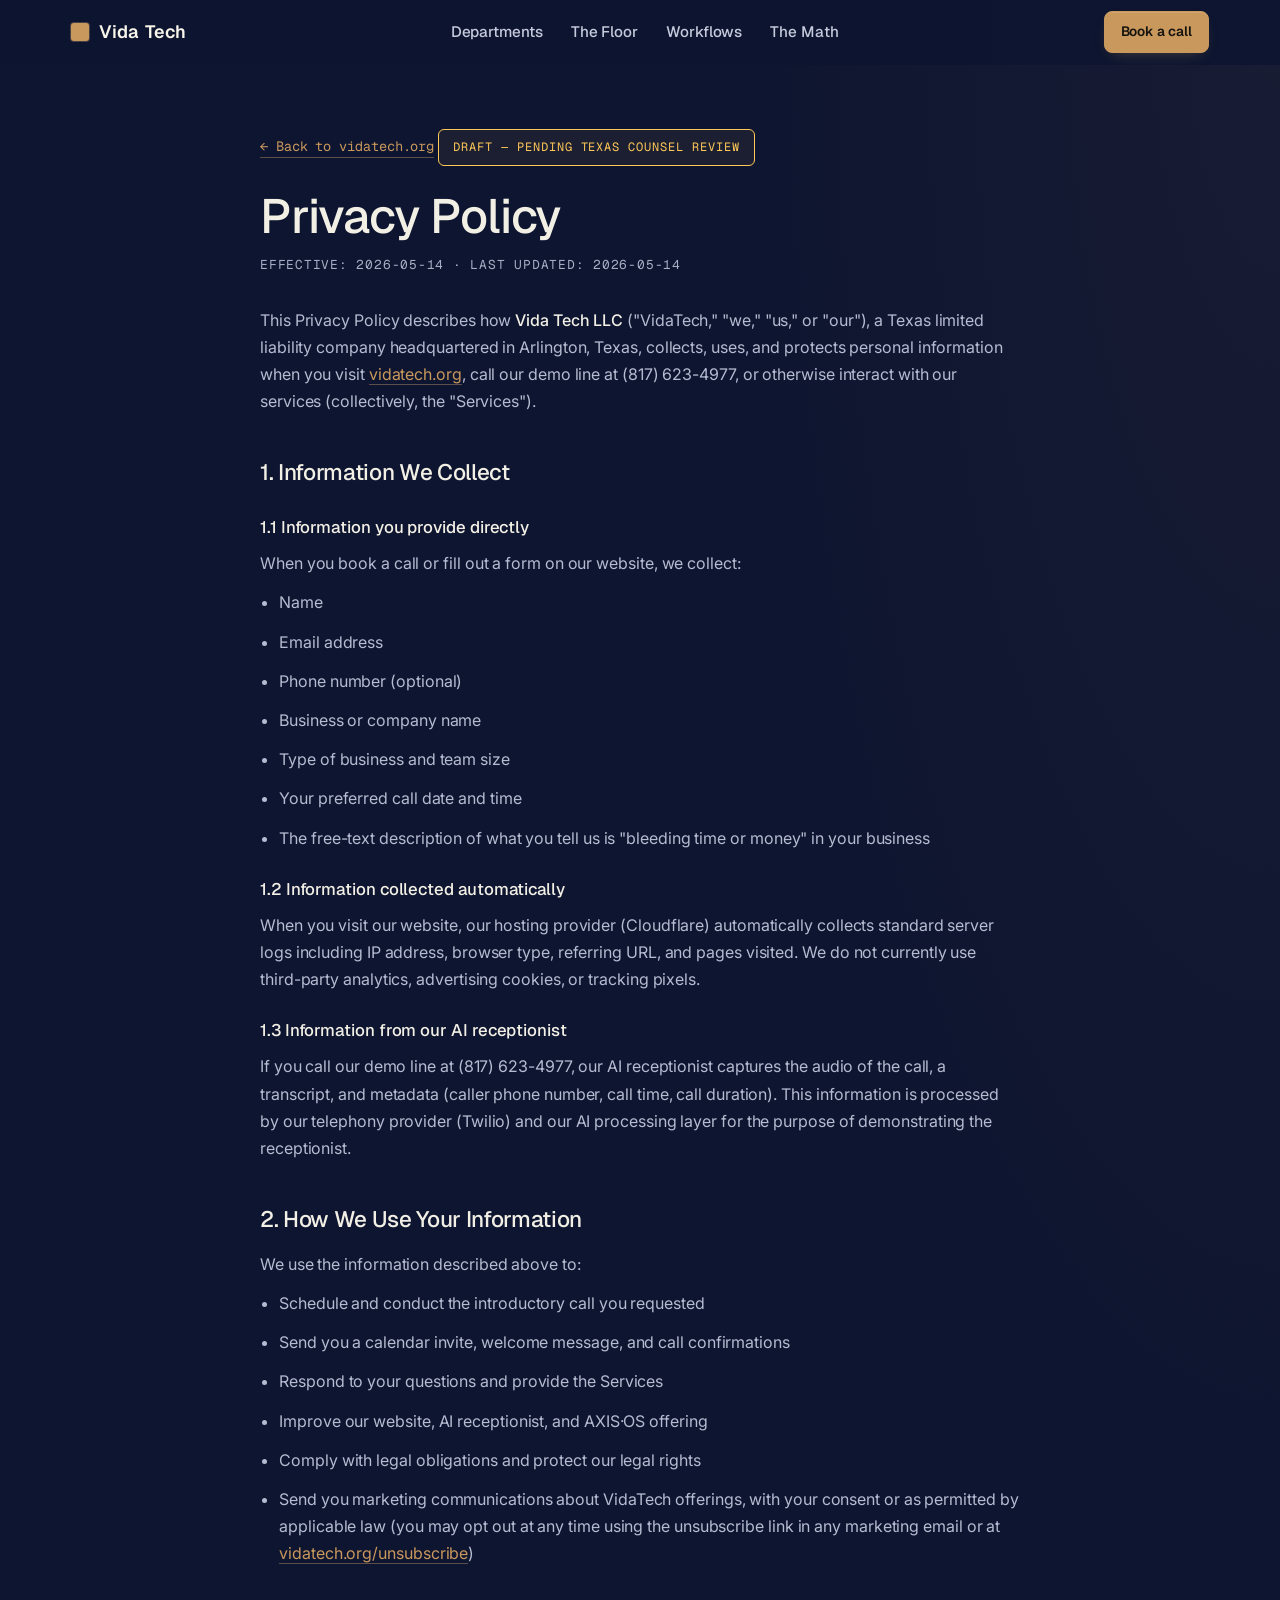
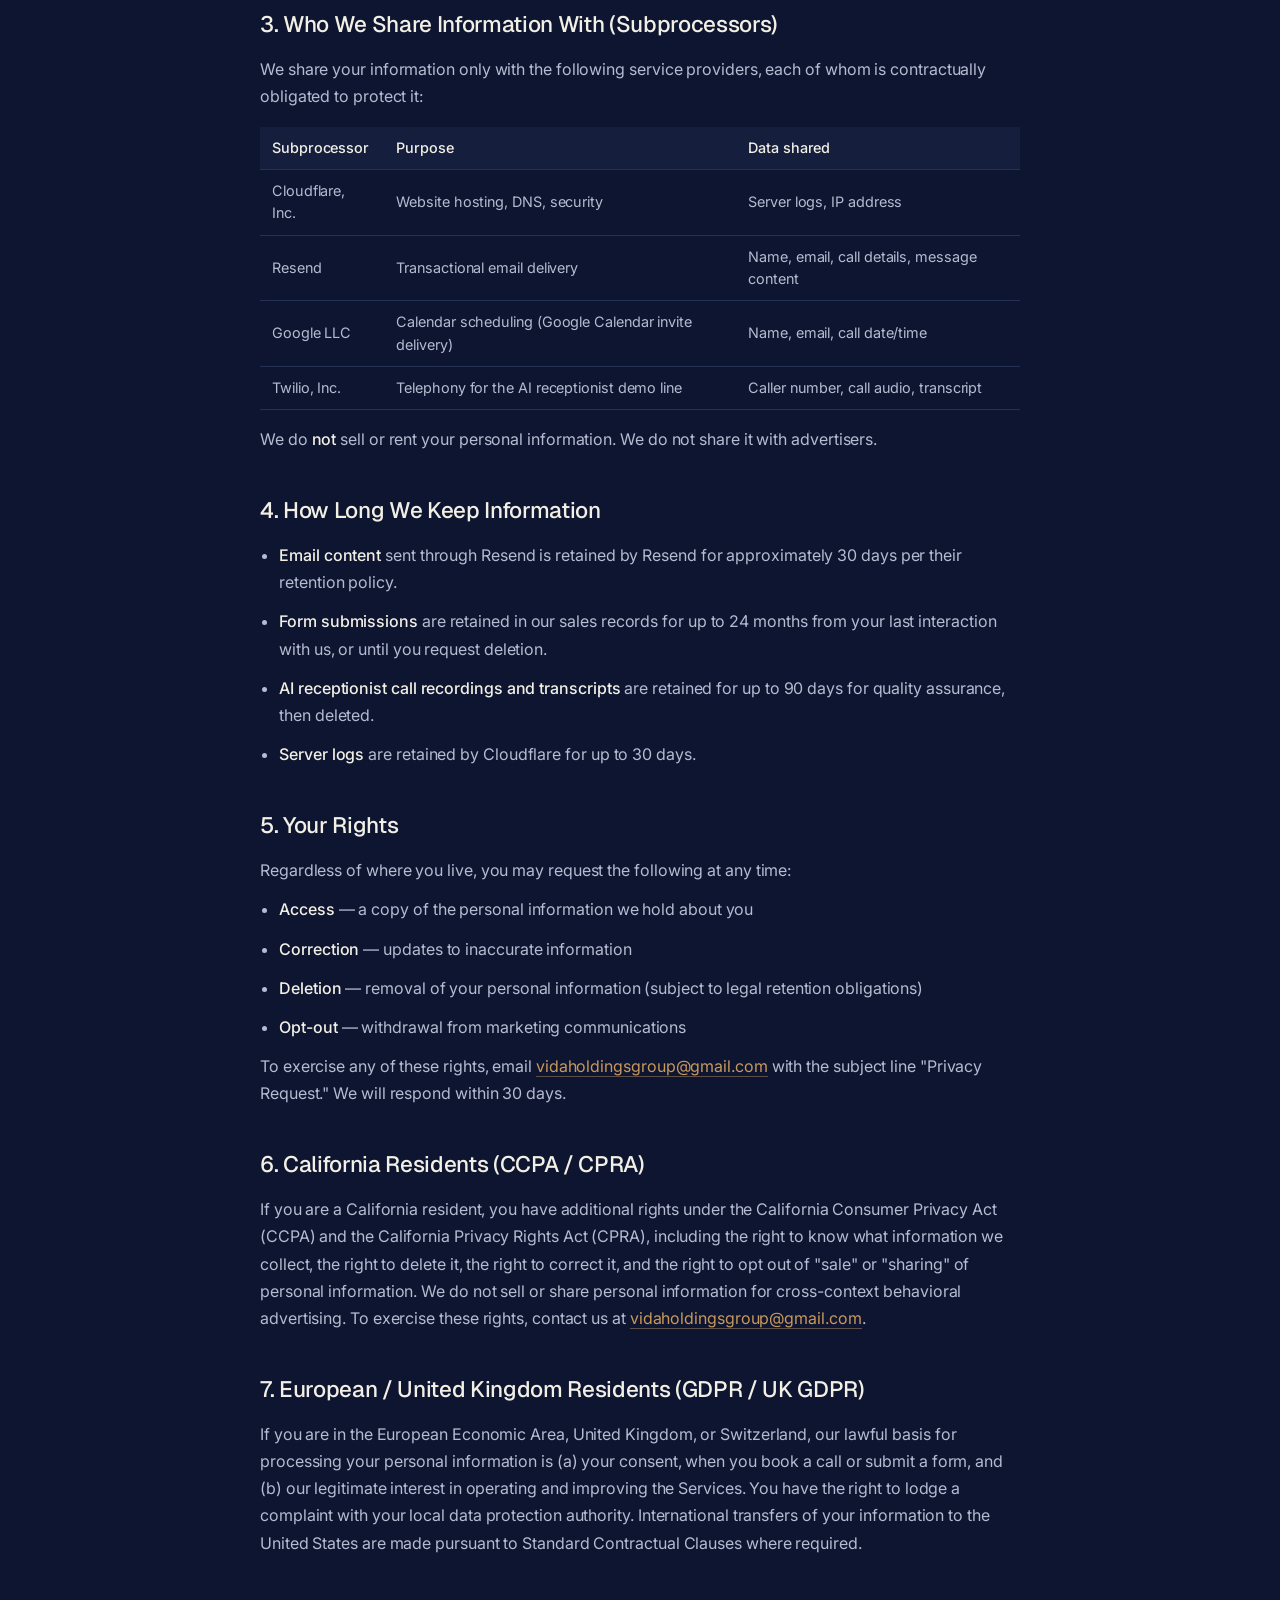
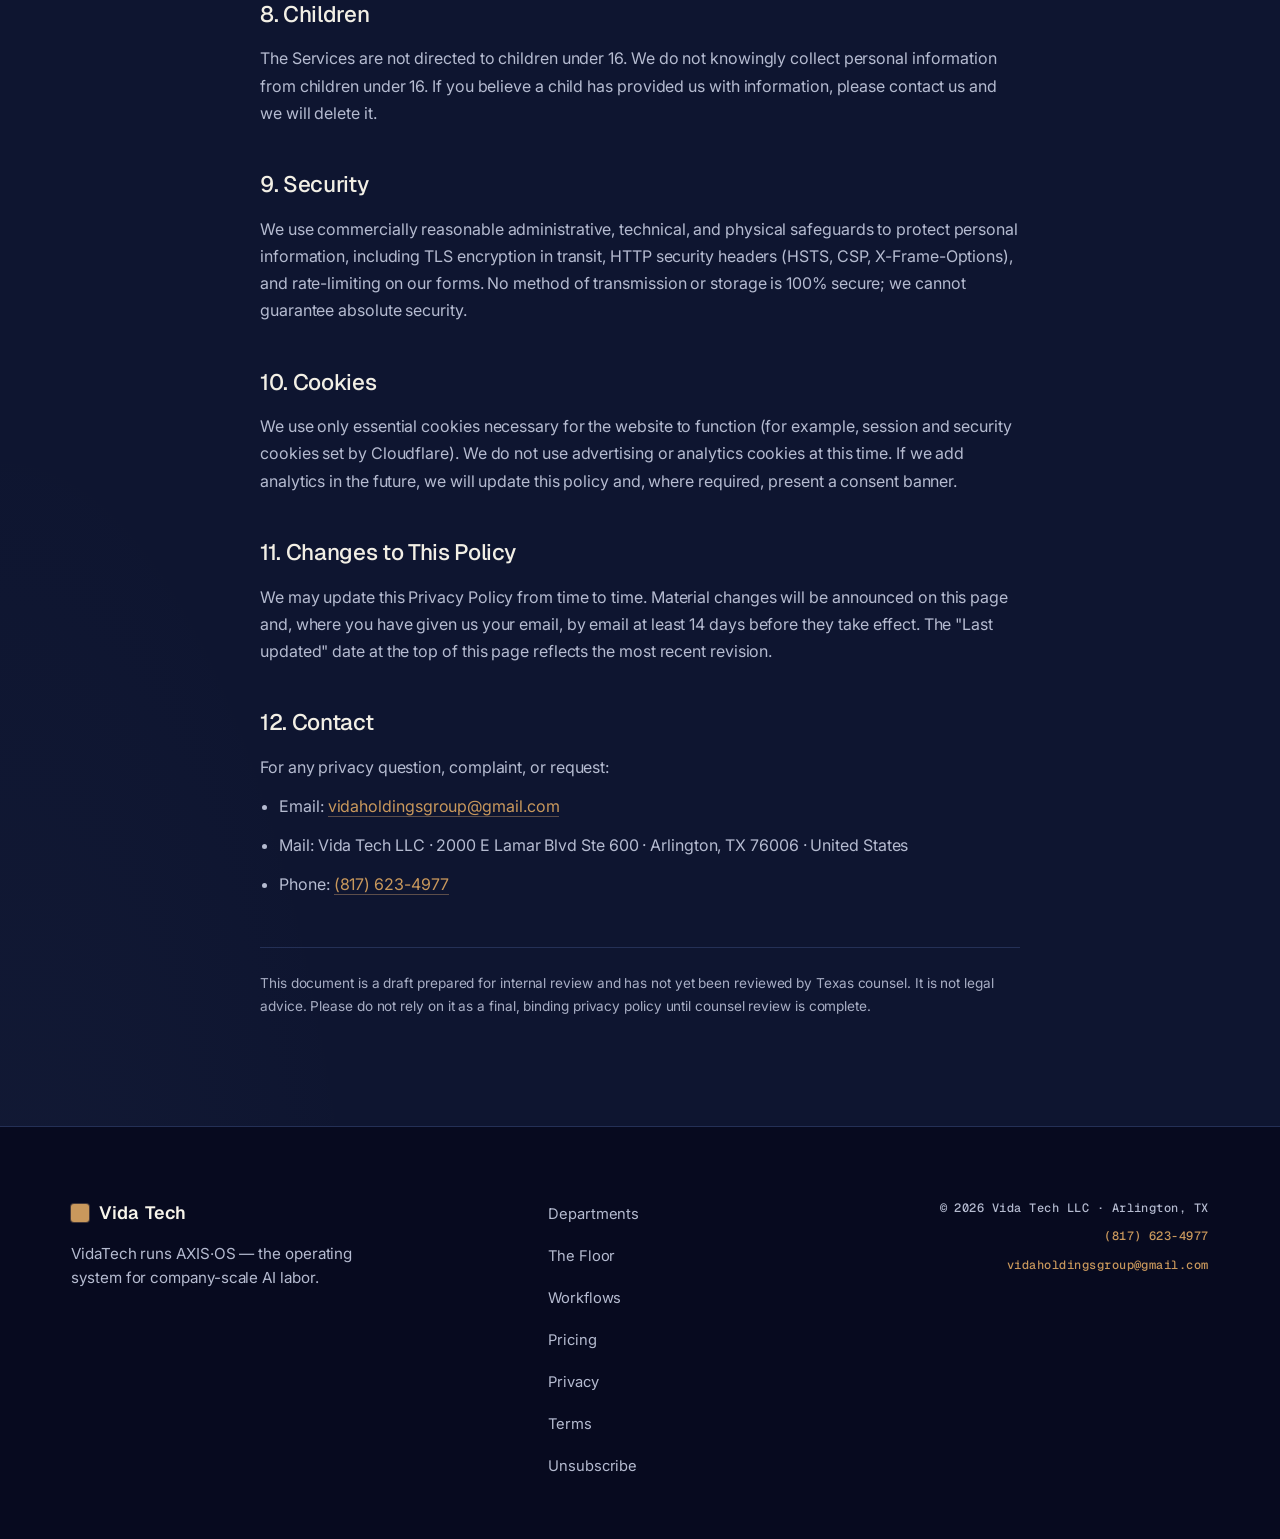
<file: privacy.html>
<!doctype html>
<html lang="en">
<head>
<meta charset="utf-8" />
<meta name="viewport" content="width=device-width,initial-scale=1,viewport-fit=cover" />
<meta name="color-scheme" content="dark light" />
<meta name="theme-color" content="#0A0B0D" />
<title>Privacy Policy — VidaTech</title>
<meta name="description" content="How VidaTech (Vida Tech LLC) collects, uses, and protects personal information from visitors and prospects." />
<link rel="canonical" href="https://vidatech.org/privacy" />
<meta name="robots" content="index,follow" />

<link rel="preconnect" href="https://fonts.googleapis.com" />
<link rel="preconnect" href="https://fonts.gstatic.com" crossorigin />
<link href="https://fonts.googleapis.com/css2?family=Geist:wght@400;500;600;700&family=Geist+Mono:wght@400;500;600&family=Inter:wght@400;500;600;700&display=swap" rel="stylesheet" />
<link rel="stylesheet" href="style.css?v=art1" />
<link rel="icon" type="image/svg+xml" href="data:image/svg+xml,%3Csvg xmlns='http://www.w3.org/2000/svg' viewBox='0 0 32 32'%3E%3Crect width='32' height='32' rx='6' fill='%23C6FF3D'/%3E%3C/svg%3E" />

<style>
  .legal{padding:64px 0 96px}
  .legal__inner{max-width:760px;margin:0 auto}
  .legal__draft{display:inline-block;margin-bottom:24px;padding:8px 14px;border:1px solid var(--warn);border-radius:6px;background:rgba(255,200,87,0.06);color:var(--warn);font-family:var(--font-mono);font-size:0.75rem;letter-spacing:0.08em;text-transform:uppercase}
  .legal h1{font-family:var(--font-display);font-weight:500;font-size:clamp(2rem,4vw,3rem);letter-spacing:-0.025em;line-height:1.1;margin:0 0 12px}
  .legal h2{font-family:var(--font-display);font-weight:500;font-size:1.4rem;letter-spacing:-0.015em;margin:40px 0 14px;color:var(--text)}
  .legal h3{font-family:var(--font-display);font-weight:500;font-size:1.05rem;margin:24px 0 10px;color:var(--text)}
  .legal p,.legal li{color:var(--text-mute);font-size:1rem;line-height:1.7;margin:0 0 12px}
  .legal strong{color:var(--text);font-weight:500}
  .legal ul{padding-left:1.2em;list-style:disc}
  .legal a{color:var(--accent);border-bottom:1px solid var(--border-accent)}
  .legal a:hover{color:var(--accent-hi)}
  .legal__meta{color:var(--text-dim);font-family:var(--font-mono);font-size:0.8rem;letter-spacing:0.06em;text-transform:uppercase;margin-bottom:32px}
  .legal__back{display:inline-block;margin-bottom:32px;font-family:var(--font-mono);font-size:0.85rem;color:var(--text-mute)}
  .legal__back:hover{color:var(--accent)}
  .legal table{width:100%;border-collapse:collapse;margin:16px 0;font-size:0.9rem}
  .legal table th,.legal table td{padding:10px 12px;text-align:left;border-bottom:1px solid var(--border);color:var(--text-mute)}
  .legal table th{color:var(--text);font-weight:500;background:var(--surface)}
</style>
</head>
<body>

<a href="#main" class="skip-link">Skip to main content</a>

<header class="nav" id="nav">
  <div class="nav__inner container">
    <a href="/" class="logo" aria-label="VidaTech home">
      <span class="logo__mark" aria-hidden="true"></span>
      <span class="logo__word"><strong>Vida</strong><span class="logo__dot"></span>Tech</span>
    </a>
    <nav class="nav__links" aria-label="Primary">
      <a href="/#departments">Departments</a>
      <a href="/#floor">The Floor</a>
      <a href="/#workflows">Workflows</a>
      <a href="/#math">The Math</a>
    </nav>
    <a href="/#initialize" class="btn btn--accent btn--sm">Book a call</a>
  </div>
</header>

<main id="main" tabindex="-1">

<section class="legal">
  <div class="container">
    <div class="legal__inner">

      <a href="/" class="legal__back">← Back to vidatech.org</a>

      <span class="legal__draft">DRAFT — pending Texas counsel review</span>

      <h1>Privacy Policy</h1>
      <div class="legal__meta">Effective: 2026-05-14 · Last updated: 2026-05-14</div>

      <p>This Privacy Policy describes how <strong>Vida Tech LLC</strong> ("VidaTech," "we," "us," or "our"), a Texas limited liability company headquartered in Arlington, Texas, collects, uses, and protects personal information when you visit <a href="https://vidatech.org">vidatech.org</a>, call our demo line at (817) 623-4977, or otherwise interact with our services (collectively, the "Services").</p>

      <h2>1. Information We Collect</h2>

      <h3>1.1 Information you provide directly</h3>
      <p>When you book a call or fill out a form on our website, we collect:</p>
      <ul>
        <li>Name</li>
        <li>Email address</li>
        <li>Phone number (optional)</li>
        <li>Business or company name</li>
        <li>Type of business and team size</li>
        <li>Your preferred call date and time</li>
        <li>The free-text description of what you tell us is "bleeding time or money" in your business</li>
      </ul>

      <h3>1.2 Information collected automatically</h3>
      <p>When you visit our website, our hosting provider (Cloudflare) automatically collects standard server logs including IP address, browser type, referring URL, and pages visited. We do not currently use third-party analytics, advertising cookies, or tracking pixels.</p>

      <h3>1.3 Information from our AI receptionist</h3>
      <p>If you call our demo line at (817) 623-4977, our AI receptionist captures the audio of the call, a transcript, and metadata (caller phone number, call time, call duration). This information is processed by our telephony provider (Twilio) and our AI processing layer for the purpose of demonstrating the receptionist.</p>

      <h2>2. How We Use Your Information</h2>
      <p>We use the information described above to:</p>
      <ul>
        <li>Schedule and conduct the introductory call you requested</li>
        <li>Send you a calendar invite, welcome message, and call confirmations</li>
        <li>Respond to your questions and provide the Services</li>
        <li>Improve our website, AI receptionist, and AXIS·OS offering</li>
        <li>Comply with legal obligations and protect our legal rights</li>
        <li>Send you marketing communications about VidaTech offerings, with your consent or as permitted by applicable law (you may opt out at any time using the unsubscribe link in any marketing email or at <a href="/unsubscribe">vidatech.org/unsubscribe</a>)</li>
      </ul>

      <h2>3. Who We Share Information With (Subprocessors)</h2>
      <p>We share your information only with the following service providers, each of whom is contractually obligated to protect it:</p>
      <table>
        <thead><tr><th>Subprocessor</th><th>Purpose</th><th>Data shared</th></tr></thead>
        <tbody>
          <tr><td>Cloudflare, Inc.</td><td>Website hosting, DNS, security</td><td>Server logs, IP address</td></tr>
          <tr><td>Resend</td><td>Transactional email delivery</td><td>Name, email, call details, message content</td></tr>
          <tr><td>Google LLC</td><td>Calendar scheduling (Google Calendar invite delivery)</td><td>Name, email, call date/time</td></tr>
          <tr><td>Twilio, Inc.</td><td>Telephony for the AI receptionist demo line</td><td>Caller number, call audio, transcript</td></tr>
        </tbody>
      </table>
      <p>We do <strong>not</strong> sell or rent your personal information. We do not share it with advertisers.</p>

      <h2>4. How Long We Keep Information</h2>
      <ul>
        <li><strong>Email content</strong> sent through Resend is retained by Resend for approximately 30 days per their retention policy.</li>
        <li><strong>Form submissions</strong> are retained in our sales records for up to 24 months from your last interaction with us, or until you request deletion.</li>
        <li><strong>AI receptionist call recordings and transcripts</strong> are retained for up to 90 days for quality assurance, then deleted.</li>
        <li><strong>Server logs</strong> are retained by Cloudflare for up to 30 days.</li>
      </ul>

      <h2>5. Your Rights</h2>
      <p>Regardless of where you live, you may request the following at any time:</p>
      <ul>
        <li><strong>Access</strong> — a copy of the personal information we hold about you</li>
        <li><strong>Correction</strong> — updates to inaccurate information</li>
        <li><strong>Deletion</strong> — removal of your personal information (subject to legal retention obligations)</li>
        <li><strong>Opt-out</strong> — withdrawal from marketing communications</li>
      </ul>
      <p>To exercise any of these rights, email <a href="mailto:vidaholdingsgroup@gmail.com">vidaholdingsgroup@gmail.com</a> with the subject line "Privacy Request." We will respond within 30 days.</p>

      <h2>6. California Residents (CCPA / CPRA)</h2>
      <p>If you are a California resident, you have additional rights under the California Consumer Privacy Act (CCPA) and the California Privacy Rights Act (CPRA), including the right to know what information we collect, the right to delete it, the right to correct it, and the right to opt out of "sale" or "sharing" of personal information. We do not sell or share personal information for cross-context behavioral advertising. To exercise these rights, contact us at <a href="mailto:vidaholdingsgroup@gmail.com">vidaholdingsgroup@gmail.com</a>.</p>

      <h2>7. European / United Kingdom Residents (GDPR / UK GDPR)</h2>
      <p>If you are in the European Economic Area, United Kingdom, or Switzerland, our lawful basis for processing your personal information is (a) your consent, when you book a call or submit a form, and (b) our legitimate interest in operating and improving the Services. You have the right to lodge a complaint with your local data protection authority. International transfers of your information to the United States are made pursuant to Standard Contractual Clauses where required.</p>

      <h2>8. Children</h2>
      <p>The Services are not directed to children under 16. We do not knowingly collect personal information from children under 16. If you believe a child has provided us with information, please contact us and we will delete it.</p>

      <h2>9. Security</h2>
      <p>We use commercially reasonable administrative, technical, and physical safeguards to protect personal information, including TLS encryption in transit, HTTP security headers (HSTS, CSP, X-Frame-Options), and rate-limiting on our forms. No method of transmission or storage is 100% secure; we cannot guarantee absolute security.</p>

      <h2>10. Cookies</h2>
      <p>We use only essential cookies necessary for the website to function (for example, session and security cookies set by Cloudflare). We do not use advertising or analytics cookies at this time. If we add analytics in the future, we will update this policy and, where required, present a consent banner.</p>

      <h2>11. Changes to This Policy</h2>
      <p>We may update this Privacy Policy from time to time. Material changes will be announced on this page and, where you have given us your email, by email at least 14 days before they take effect. The "Last updated" date at the top of this page reflects the most recent revision.</p>

      <h2>12. Contact</h2>
      <p>For any privacy question, complaint, or request:</p>
      <ul>
        <li>Email: <a href="mailto:vidaholdingsgroup@gmail.com">vidaholdingsgroup@gmail.com</a></li>
        <li>Mail: Vida Tech LLC · 2000 E Lamar Blvd Ste 600 · Arlington, TX 76006 · United States</li>
        <li>Phone: <a href="tel:+18176234977">(817) 623-4977</a></li>
      </ul>

      <p style="margin-top:48px;padding-top:24px;border-top:1px solid var(--border);font-size:0.85rem;color:var(--text-dim)">This document is a draft prepared for internal review and has not yet been reviewed by Texas counsel. It is not legal advice. Please do not rely on it as a final, binding privacy policy until counsel review is complete.</p>

    </div>
  </div>
</section>

</main>

<footer class="footer">
  <div class="container footer__inner">
    <div class="footer__brand">
      <a href="/" class="logo">
        <span class="logo__mark" aria-hidden="true"></span>
        <span class="logo__word"><strong>Vida</strong><span class="logo__dot"></span>Tech</span>
      </a>
      <p class="footer__line">VidaTech runs AXIS·OS — the operating system for company-scale AI labor.</p>
    </div>
    <nav class="footer__nav" aria-label="Footer">
      <a href="/#departments">Departments</a>
      <a href="/#floor">The Floor</a>
      <a href="/#workflows">Workflows</a>
      <a href="/#pricing">Pricing</a>
      <a href="/privacy">Privacy</a>
      <a href="/terms">Terms</a>
      <a href="/unsubscribe">Unsubscribe</a>
    </nav>
    <div class="footer__meta">
      <div class="mono mono--mute">© 2026 Vida Tech LLC · Arlington, TX</div>
      <a href="tel:+18176234977" class="mono">(817) 623-4977</a>
      <a href="mailto:vidaholdingsgroup@gmail.com" class="mono">vidaholdingsgroup@gmail.com</a>
    </div>
  </div>
</footer>

</body>
</html>
</file>
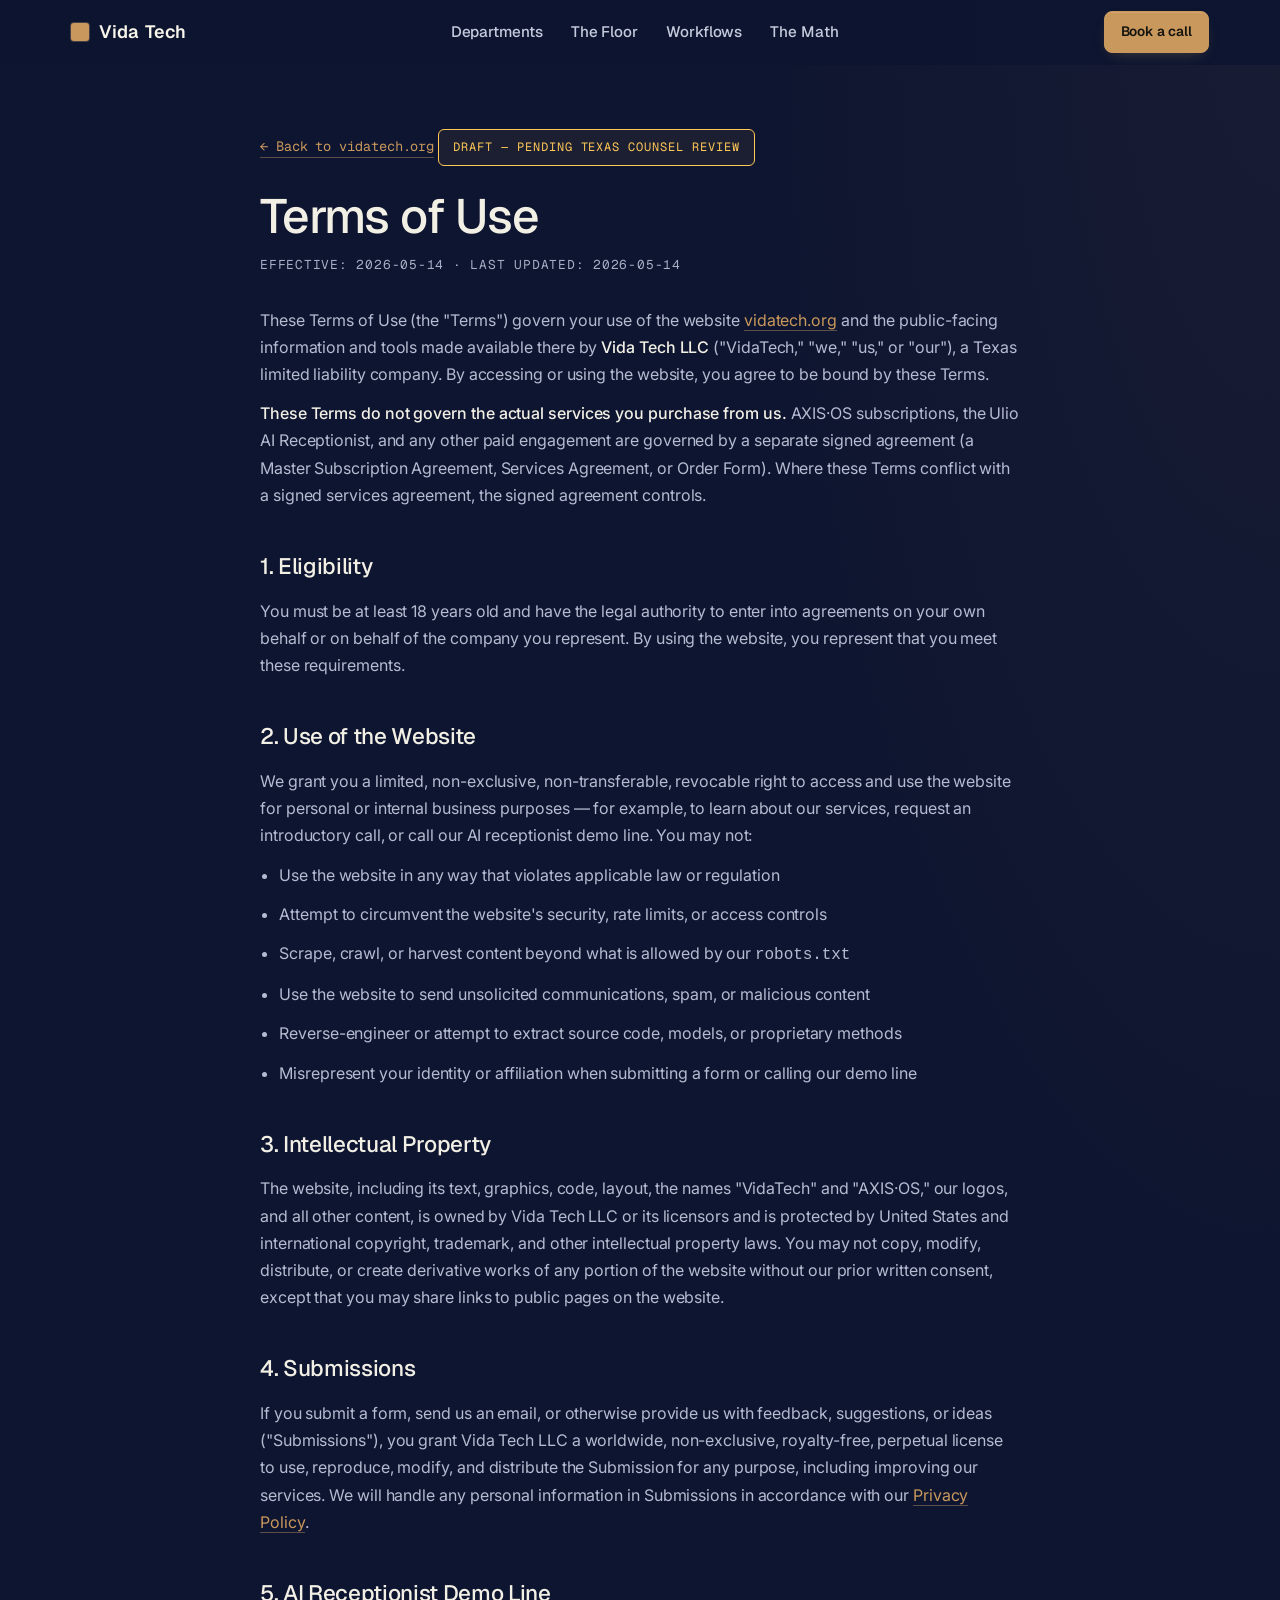
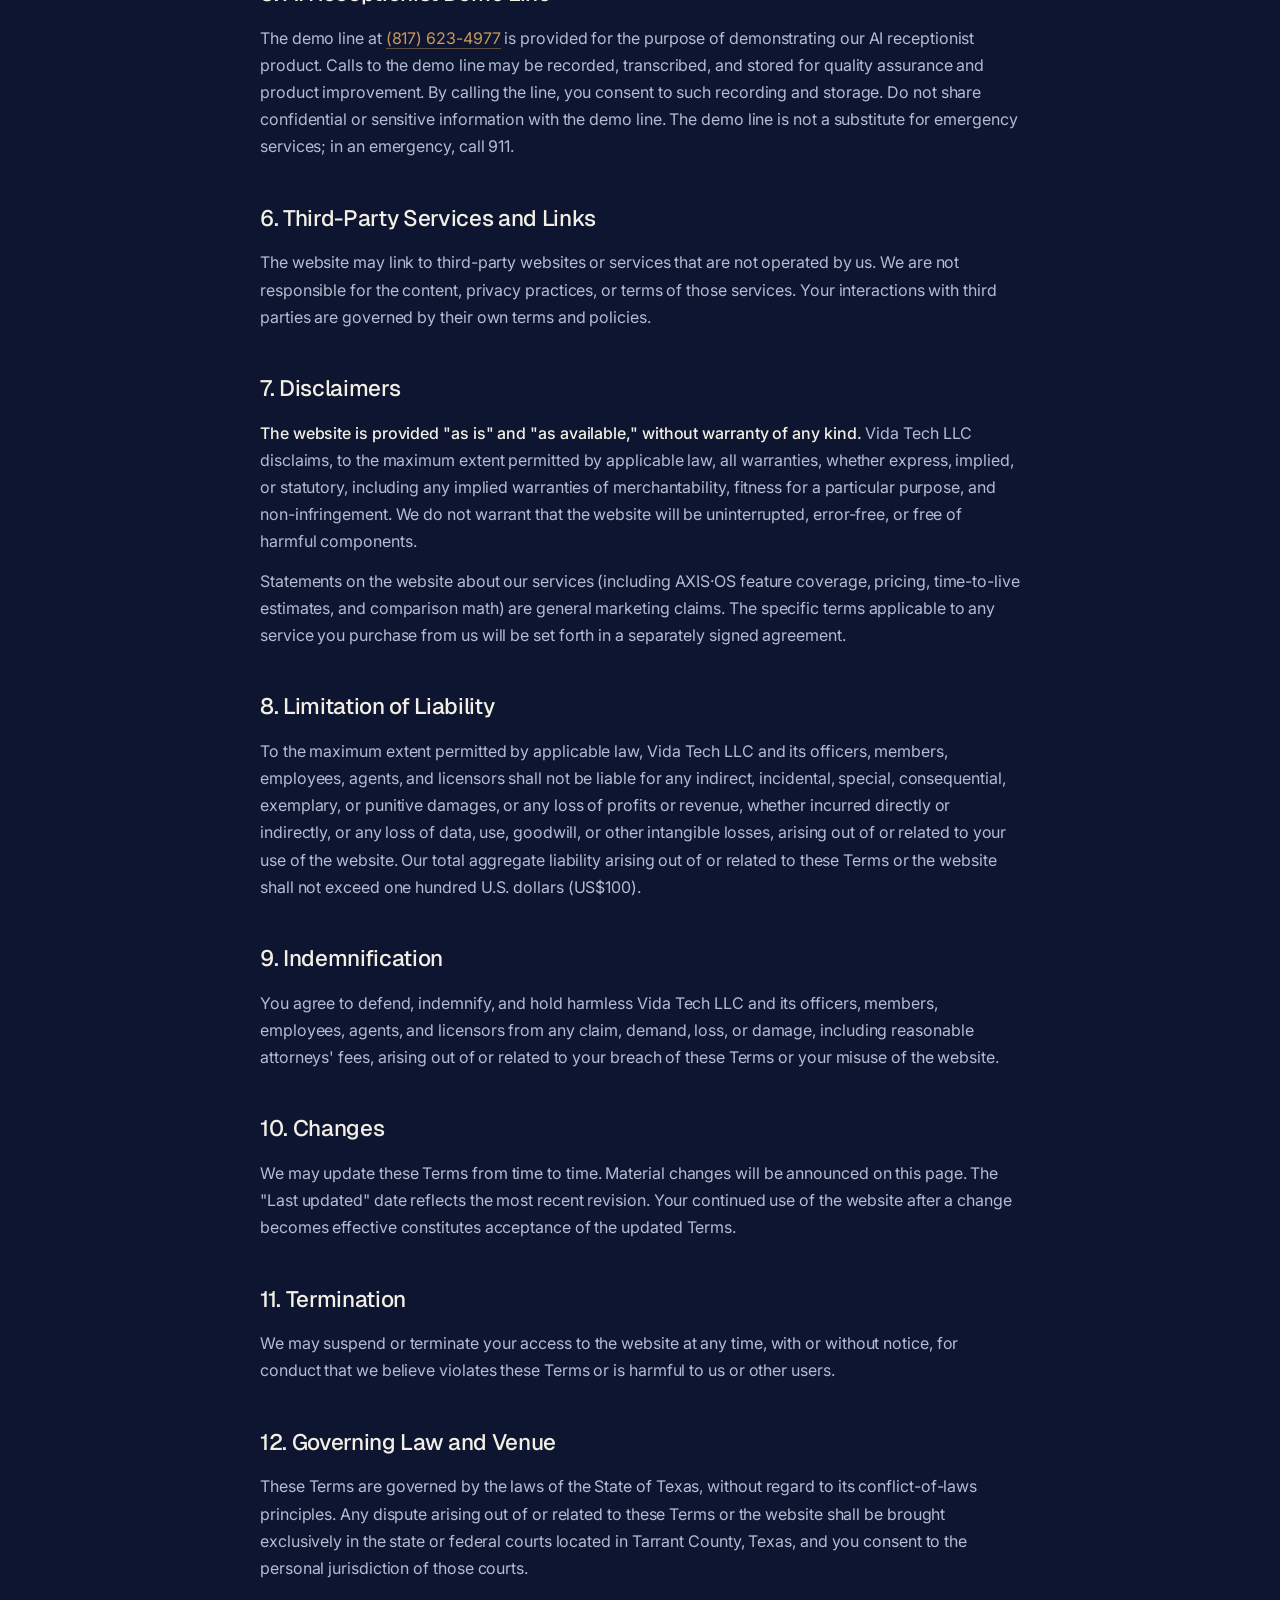
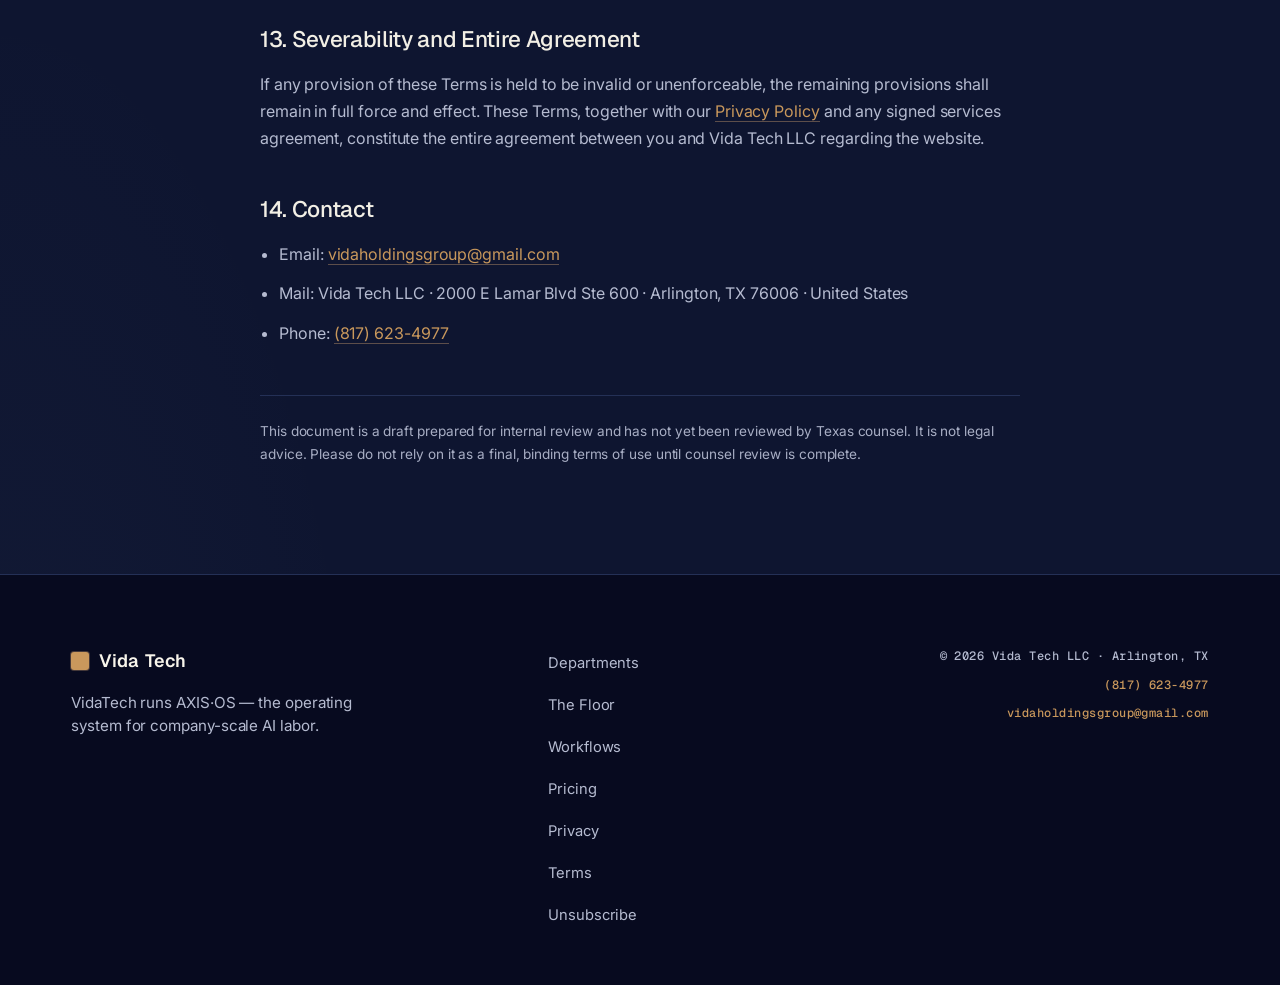
<file: terms.html>
<!doctype html>
<html lang="en">
<head>
<meta charset="utf-8" />
<meta name="viewport" content="width=device-width,initial-scale=1,viewport-fit=cover" />
<meta name="color-scheme" content="dark light" />
<meta name="theme-color" content="#0A0B0D" />
<title>Terms of Use — VidaTech</title>
<meta name="description" content="Terms governing your use of vidatech.org. Service relationships are governed by a separate signed agreement." />
<link rel="canonical" href="https://vidatech.org/terms" />
<meta name="robots" content="index,follow" />

<link rel="preconnect" href="https://fonts.googleapis.com" />
<link rel="preconnect" href="https://fonts.gstatic.com" crossorigin />
<link href="https://fonts.googleapis.com/css2?family=Geist:wght@400;500;600;700&family=Geist+Mono:wght@400;500;600&family=Inter:wght@400;500;600;700&display=swap" rel="stylesheet" />
<link rel="stylesheet" href="style.css?v=art1" />
<link rel="icon" type="image/svg+xml" href="data:image/svg+xml,%3Csvg xmlns='http://www.w3.org/2000/svg' viewBox='0 0 32 32'%3E%3Crect width='32' height='32' rx='6' fill='%23C6FF3D'/%3E%3C/svg%3E" />

<style>
  .legal{padding:64px 0 96px}
  .legal__inner{max-width:760px;margin:0 auto}
  .legal__draft{display:inline-block;margin-bottom:24px;padding:8px 14px;border:1px solid var(--warn);border-radius:6px;background:rgba(255,200,87,0.06);color:var(--warn);font-family:var(--font-mono);font-size:0.75rem;letter-spacing:0.08em;text-transform:uppercase}
  .legal h1{font-family:var(--font-display);font-weight:500;font-size:clamp(2rem,4vw,3rem);letter-spacing:-0.025em;line-height:1.1;margin:0 0 12px}
  .legal h2{font-family:var(--font-display);font-weight:500;font-size:1.4rem;letter-spacing:-0.015em;margin:40px 0 14px;color:var(--text)}
  .legal h3{font-family:var(--font-display);font-weight:500;font-size:1.05rem;margin:24px 0 10px;color:var(--text)}
  .legal p,.legal li{color:var(--text-mute);font-size:1rem;line-height:1.7;margin:0 0 12px}
  .legal strong{color:var(--text);font-weight:500}
  .legal ul{padding-left:1.2em;list-style:disc}
  .legal a{color:var(--accent);border-bottom:1px solid var(--border-accent)}
  .legal a:hover{color:var(--accent-hi)}
  .legal__meta{color:var(--text-dim);font-family:var(--font-mono);font-size:0.8rem;letter-spacing:0.06em;text-transform:uppercase;margin-bottom:32px}
  .legal__back{display:inline-block;margin-bottom:32px;font-family:var(--font-mono);font-size:0.85rem;color:var(--text-mute)}
  .legal__back:hover{color:var(--accent)}
</style>
</head>
<body>

<a href="#main" class="skip-link">Skip to main content</a>

<header class="nav" id="nav">
  <div class="nav__inner container">
    <a href="/" class="logo" aria-label="VidaTech home">
      <span class="logo__mark" aria-hidden="true"></span>
      <span class="logo__word"><strong>Vida</strong><span class="logo__dot"></span>Tech</span>
    </a>
    <nav class="nav__links" aria-label="Primary">
      <a href="/#departments">Departments</a>
      <a href="/#floor">The Floor</a>
      <a href="/#workflows">Workflows</a>
      <a href="/#math">The Math</a>
    </nav>
    <a href="/#initialize" class="btn btn--accent btn--sm">Book a call</a>
  </div>
</header>

<main id="main" tabindex="-1">

<section class="legal">
  <div class="container">
    <div class="legal__inner">

      <a href="/" class="legal__back">← Back to vidatech.org</a>

      <span class="legal__draft">DRAFT — pending Texas counsel review</span>

      <h1>Terms of Use</h1>
      <div class="legal__meta">Effective: 2026-05-14 · Last updated: 2026-05-14</div>

      <p>These Terms of Use (the "Terms") govern your use of the website <a href="https://vidatech.org">vidatech.org</a> and the public-facing information and tools made available there by <strong>Vida Tech LLC</strong> ("VidaTech," "we," "us," or "our"), a Texas limited liability company. By accessing or using the website, you agree to be bound by these Terms.</p>

      <p><strong>These Terms do not govern the actual services you purchase from us.</strong> AXIS·OS subscriptions, the Ulio AI Receptionist, and any other paid engagement are governed by a separate signed agreement (a Master Subscription Agreement, Services Agreement, or Order Form). Where these Terms conflict with a signed services agreement, the signed agreement controls.</p>

      <h2>1. Eligibility</h2>
      <p>You must be at least 18 years old and have the legal authority to enter into agreements on your own behalf or on behalf of the company you represent. By using the website, you represent that you meet these requirements.</p>

      <h2>2. Use of the Website</h2>
      <p>We grant you a limited, non-exclusive, non-transferable, revocable right to access and use the website for personal or internal business purposes — for example, to learn about our services, request an introductory call, or call our AI receptionist demo line. You may not:</p>
      <ul>
        <li>Use the website in any way that violates applicable law or regulation</li>
        <li>Attempt to circumvent the website's security, rate limits, or access controls</li>
        <li>Scrape, crawl, or harvest content beyond what is allowed by our <code>robots.txt</code></li>
        <li>Use the website to send unsolicited communications, spam, or malicious content</li>
        <li>Reverse-engineer or attempt to extract source code, models, or proprietary methods</li>
        <li>Misrepresent your identity or affiliation when submitting a form or calling our demo line</li>
      </ul>

      <h2>3. Intellectual Property</h2>
      <p>The website, including its text, graphics, code, layout, the names "VidaTech" and "AXIS·OS," our logos, and all other content, is owned by Vida Tech LLC or its licensors and is protected by United States and international copyright, trademark, and other intellectual property laws. You may not copy, modify, distribute, or create derivative works of any portion of the website without our prior written consent, except that you may share links to public pages on the website.</p>

      <h2>4. Submissions</h2>
      <p>If you submit a form, send us an email, or otherwise provide us with feedback, suggestions, or ideas ("Submissions"), you grant Vida Tech LLC a worldwide, non-exclusive, royalty-free, perpetual license to use, reproduce, modify, and distribute the Submission for any purpose, including improving our services. We will handle any personal information in Submissions in accordance with our <a href="/privacy">Privacy Policy</a>.</p>

      <h2>5. AI Receptionist Demo Line</h2>
      <p>The demo line at <a href="tel:+18176234977">(817) 623-4977</a> is provided for the purpose of demonstrating our AI receptionist product. Calls to the demo line may be recorded, transcribed, and stored for quality assurance and product improvement. By calling the line, you consent to such recording and storage. Do not share confidential or sensitive information with the demo line. The demo line is not a substitute for emergency services; in an emergency, call 911.</p>

      <h2>6. Third-Party Services and Links</h2>
      <p>The website may link to third-party websites or services that are not operated by us. We are not responsible for the content, privacy practices, or terms of those services. Your interactions with third parties are governed by their own terms and policies.</p>

      <h2>7. Disclaimers</h2>
      <p><strong>The website is provided "as is" and "as available," without warranty of any kind.</strong> Vida Tech LLC disclaims, to the maximum extent permitted by applicable law, all warranties, whether express, implied, or statutory, including any implied warranties of merchantability, fitness for a particular purpose, and non-infringement. We do not warrant that the website will be uninterrupted, error-free, or free of harmful components.</p>

      <p>Statements on the website about our services (including AXIS·OS feature coverage, pricing, time-to-live estimates, and comparison math) are general marketing claims. The specific terms applicable to any service you purchase from us will be set forth in a separately signed agreement.</p>

      <h2>8. Limitation of Liability</h2>
      <p>To the maximum extent permitted by applicable law, Vida Tech LLC and its officers, members, employees, agents, and licensors shall not be liable for any indirect, incidental, special, consequential, exemplary, or punitive damages, or any loss of profits or revenue, whether incurred directly or indirectly, or any loss of data, use, goodwill, or other intangible losses, arising out of or related to your use of the website. Our total aggregate liability arising out of or related to these Terms or the website shall not exceed one hundred U.S. dollars (US$100).</p>

      <h2>9. Indemnification</h2>
      <p>You agree to defend, indemnify, and hold harmless Vida Tech LLC and its officers, members, employees, agents, and licensors from any claim, demand, loss, or damage, including reasonable attorneys' fees, arising out of or related to your breach of these Terms or your misuse of the website.</p>

      <h2>10. Changes</h2>
      <p>We may update these Terms from time to time. Material changes will be announced on this page. The "Last updated" date reflects the most recent revision. Your continued use of the website after a change becomes effective constitutes acceptance of the updated Terms.</p>

      <h2>11. Termination</h2>
      <p>We may suspend or terminate your access to the website at any time, with or without notice, for conduct that we believe violates these Terms or is harmful to us or other users.</p>

      <h2>12. Governing Law and Venue</h2>
      <p>These Terms are governed by the laws of the State of Texas, without regard to its conflict-of-laws principles. Any dispute arising out of or related to these Terms or the website shall be brought exclusively in the state or federal courts located in Tarrant County, Texas, and you consent to the personal jurisdiction of those courts.</p>

      <h2>13. Severability and Entire Agreement</h2>
      <p>If any provision of these Terms is held to be invalid or unenforceable, the remaining provisions shall remain in full force and effect. These Terms, together with our <a href="/privacy">Privacy Policy</a> and any signed services agreement, constitute the entire agreement between you and Vida Tech LLC regarding the website.</p>

      <h2>14. Contact</h2>
      <ul>
        <li>Email: <a href="mailto:vidaholdingsgroup@gmail.com">vidaholdingsgroup@gmail.com</a></li>
        <li>Mail: Vida Tech LLC · 2000 E Lamar Blvd Ste 600 · Arlington, TX 76006 · United States</li>
        <li>Phone: <a href="tel:+18176234977">(817) 623-4977</a></li>
      </ul>

      <p style="margin-top:48px;padding-top:24px;border-top:1px solid var(--border);font-size:0.85rem;color:var(--text-dim)">This document is a draft prepared for internal review and has not yet been reviewed by Texas counsel. It is not legal advice. Please do not rely on it as a final, binding terms of use until counsel review is complete.</p>

    </div>
  </div>
</section>

</main>

<footer class="footer">
  <div class="container footer__inner">
    <div class="footer__brand">
      <a href="/" class="logo">
        <span class="logo__mark" aria-hidden="true"></span>
        <span class="logo__word"><strong>Vida</strong><span class="logo__dot"></span>Tech</span>
      </a>
      <p class="footer__line">VidaTech runs AXIS·OS — the operating system for company-scale AI labor.</p>
    </div>
    <nav class="footer__nav" aria-label="Footer">
      <a href="/#departments">Departments</a>
      <a href="/#floor">The Floor</a>
      <a href="/#workflows">Workflows</a>
      <a href="/#pricing">Pricing</a>
      <a href="/privacy">Privacy</a>
      <a href="/terms">Terms</a>
      <a href="/unsubscribe">Unsubscribe</a>
    </nav>
    <div class="footer__meta">
      <div class="mono mono--mute">© 2026 Vida Tech LLC · Arlington, TX</div>
      <a href="tel:+18176234977" class="mono">(817) 623-4977</a>
      <a href="mailto:vidaholdingsgroup@gmail.com" class="mono">vidaholdingsgroup@gmail.com</a>
    </div>
  </div>
</footer>

</body>
</html>
</file>
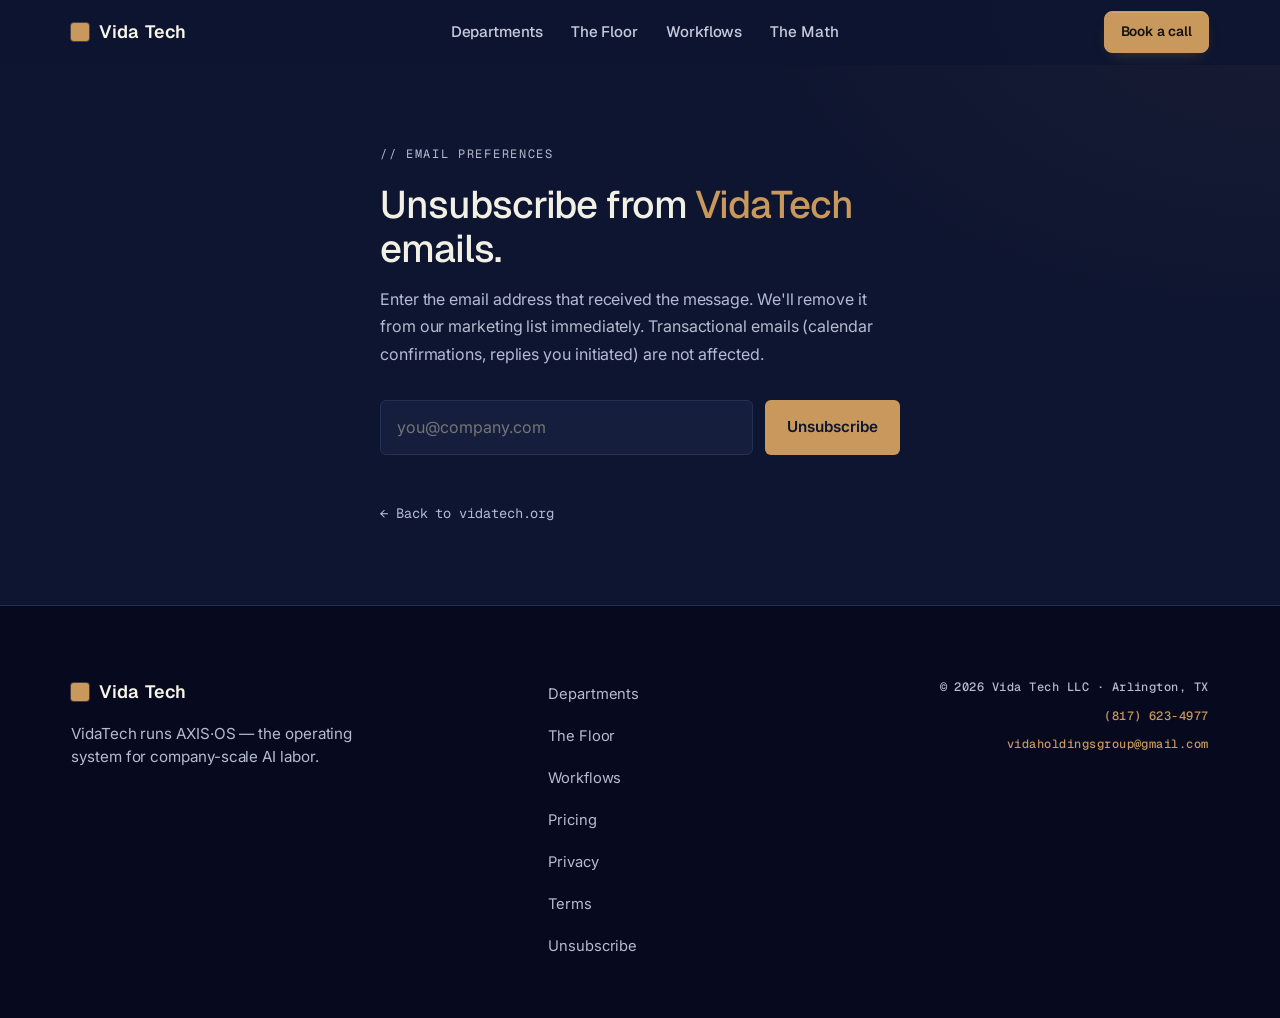
<file: unsubscribe.html>
<!doctype html>
<html lang="en">
<head>
<meta charset="utf-8" />
<meta name="viewport" content="width=device-width,initial-scale=1,viewport-fit=cover" />
<meta name="color-scheme" content="dark light" />
<meta name="theme-color" content="#0A0B0D" />
<title>Unsubscribe — VidaTech</title>
<meta name="description" content="Unsubscribe from VidaTech marketing emails. One-click. We respect your inbox." />
<link rel="canonical" href="https://vidatech.org/unsubscribe" />
<meta name="robots" content="noindex,follow" />

<link rel="preconnect" href="https://fonts.googleapis.com" />
<link rel="preconnect" href="https://fonts.gstatic.com" crossorigin />
<link href="https://fonts.googleapis.com/css2?family=Geist:wght@400;500;600;700&family=Geist+Mono:wght@400;500;600&family=Inter:wght@400;500;600;700&display=swap" rel="stylesheet" />
<link rel="stylesheet" href="style.css?v=art1" />
<link rel="icon" type="image/svg+xml" href="data:image/svg+xml,%3Csvg xmlns='http://www.w3.org/2000/svg' viewBox='0 0 32 32'%3E%3Crect width='32' height='32' rx='6' fill='%23C6FF3D'/%3E%3C/svg%3E" />

<style>
  .unsub{min-height:60vh;display:flex;align-items:center;padding:64px 0}
  .unsub__inner{max-width:520px;margin:0 auto;text-align:left}
  .unsub h1{font-family:var(--font-display);font-weight:500;font-size:clamp(1.8rem,3vw,2.4rem);letter-spacing:-0.025em;line-height:1.15;margin:0 0 16px}
  .unsub h1 em{font-style:normal;color:var(--accent)}
  .unsub p{color:var(--text-mute);font-size:1rem;line-height:1.7;margin:0 0 16px}
  .unsub strong{color:var(--text);font-weight:500}
  .unsub__form{margin:32px 0 24px;display:flex;gap:12px;flex-wrap:wrap}
  .unsub__form input[type="email"]{flex:1;min-width:240px;padding:14px 16px;background:var(--surface);border:1px solid var(--border);border-radius:var(--r-sm);color:var(--text);font:inherit;font-size:1rem}
  .unsub__form input[type="email"]:focus{outline:none;border-color:var(--accent);box-shadow:0 0 0 3px var(--accent-glow)}
  .unsub__form button{padding:14px 22px;background:var(--accent);color:var(--canvas);border:0;border-radius:var(--r-sm);font-weight:600;font-size:0.95rem;cursor:pointer;transition:filter var(--t)}
  .unsub__form button:hover{filter:brightness(1.08)}
  .unsub__form button:disabled{opacity:0.5;cursor:not-allowed}
  .unsub__state{margin-top:24px;padding:18px 20px;border-radius:var(--r-sm);font-size:0.95rem;line-height:1.55}
  .unsub__state--ok{background:rgba(198,255,61,0.08);border:1px solid var(--border-accent);color:var(--text)}
  .unsub__state--err{background:rgba(255,92,92,0.08);border:1px solid var(--danger);color:var(--text)}
  .unsub__back{display:inline-block;margin-top:24px;font-family:var(--font-mono);font-size:0.85rem;color:var(--text-mute);border-bottom:1px solid transparent;transition:color var(--t),border-color var(--t)}
  .unsub__back:hover{color:var(--accent);border-bottom-color:var(--border-accent)}
  .unsub__eyebrow{font-family:var(--font-mono);font-size:0.75rem;letter-spacing:0.14em;color:var(--text-mute);text-transform:uppercase;margin-bottom:18px}
</style>
</head>
<body>

<a href="#main" class="skip-link">Skip to main content</a>

<header class="nav" id="nav">
  <div class="nav__inner container">
    <a href="/" class="logo" aria-label="VidaTech home">
      <span class="logo__mark" aria-hidden="true"></span>
      <span class="logo__word"><strong>Vida</strong><span class="logo__dot"></span>Tech</span>
    </a>
    <nav class="nav__links" aria-label="Primary">
      <a href="/#departments">Departments</a>
      <a href="/#floor">The Floor</a>
      <a href="/#workflows">Workflows</a>
      <a href="/#math">The Math</a>
    </nav>
    <a href="/#initialize" class="btn btn--accent btn--sm">Book a call</a>
  </div>
</header>

<main id="main" tabindex="-1">

<section class="unsub">
  <div class="container">
    <div class="unsub__inner" id="unsubInner">

      <div class="unsub__eyebrow">// Email preferences</div>

      <h1 id="unsubHeading">Unsubscribe from <em>VidaTech</em> emails.</h1>
      <p id="unsubLede">Enter the email address that received the message. We'll remove it from our marketing list immediately. Transactional emails (calendar confirmations, replies you initiated) are not affected.</p>

      <form class="unsub__form" id="unsubForm" novalidate>
        <input
          id="unsubEmail"
          type="email"
          name="email"
          placeholder="you@company.com"
          required
          autocomplete="email"
          inputmode="email"
          aria-label="Email address to unsubscribe"
        />
        <button type="submit" id="unsubBtn">Unsubscribe</button>
      </form>

      <div class="unsub__state unsub__state--ok" id="unsubOk" hidden role="status" aria-live="polite"></div>
      <div class="unsub__state unsub__state--err" id="unsubErr" hidden role="alert" aria-live="assertive"></div>

      <a href="/" class="unsub__back">← Back to vidatech.org</a>

    </div>
  </div>
</section>

</main>

<footer class="footer">
  <div class="container footer__inner">
    <div class="footer__brand">
      <a href="/" class="logo">
        <span class="logo__mark" aria-hidden="true"></span>
        <span class="logo__word"><strong>Vida</strong><span class="logo__dot"></span>Tech</span>
      </a>
      <p class="footer__line">VidaTech runs AXIS·OS — the operating system for company-scale AI labor.</p>
    </div>
    <nav class="footer__nav" aria-label="Footer">
      <a href="/#departments">Departments</a>
      <a href="/#floor">The Floor</a>
      <a href="/#workflows">Workflows</a>
      <a href="/#pricing">Pricing</a>
      <a href="/privacy">Privacy</a>
      <a href="/terms">Terms</a>
      <a href="/unsubscribe">Unsubscribe</a>
    </nav>
    <div class="footer__meta">
      <div class="mono mono--mute">© 2026 Vida Tech LLC · Arlington, TX</div>
      <a href="tel:+18176234977" class="mono">(817) 623-4977</a>
      <a href="mailto:vidaholdingsgroup@gmail.com" class="mono">vidaholdingsgroup@gmail.com</a>
    </div>
  </div>
</footer>

<script>
(() => {
  const $ = (s) => document.querySelector(s);
  const form = $('#unsubForm');
  const emailInput = $('#unsubEmail');
  const btn = $('#unsubBtn');
  const okBox = $('#unsubOk');
  const errBox = $('#unsubErr');
  const heading = $('#unsubHeading');
  const lede = $('#unsubLede');

  const url = new URL(location.href);
  const prefilledEmail = url.searchParams.get('email') || url.searchParams.get('u');
  const token = url.searchParams.get('t');
  const confirmed = url.searchParams.get('confirmed') === '1';

  if (prefilledEmail) {
    try { emailInput.value = atob(prefilledEmail.replace(/-/g, '+').replace(/_/g, '/')); }
    catch { emailInput.value = prefilledEmail; }
  }

  if (confirmed) {
    form.hidden = true;
    heading.innerHTML = 'You’re <em>unsubscribed.</em>';
    lede.textContent = 'Done. You will not receive further marketing emails from VidaTech. We respect your inbox.';
    okBox.hidden = false;
    okBox.textContent = 'Your email address has been added to our suppression list. If this was a mistake, just book another call at vidatech.org and we’ll add you back with your explicit consent.';
  } else if (prefilledEmail && token) {
    // Auto-submit one-click
    submit(emailInput.value, token);
  }

  form.addEventListener('submit', (e) => {
    e.preventDefault();
    submit(emailInput.value.trim(), token || '');
  });

  async function submit(email, t) {
    if (!email || !/^[^\s@]+@[^\s@]+\.[^\s@]+$/.test(email)) {
      showErr('Please enter a valid email address.');
      return;
    }
    btn.disabled = true;
    btn.textContent = 'Unsubscribing…';
    okBox.hidden = true;
    errBox.hidden = true;

    try {
      const res = await fetch('/api/unsubscribe', {
        method: 'POST',
        headers: { 'Content-Type': 'application/x-www-form-urlencoded' },
        body: new URLSearchParams({ email, t, source: 'web' }).toString(),
      });
      if (res.ok) {
        form.hidden = true;
        heading.innerHTML = 'You’re <em>unsubscribed.</em>';
        lede.textContent = 'Done. You will not receive further marketing emails from VidaTech.';
        okBox.hidden = false;
        okBox.textContent = email + ' has been added to our suppression list.';
      } else {
        const text = await res.text();
        showErr(text || 'Something went wrong. Email vidaholdingsgroup@gmail.com to unsubscribe manually.');
      }
    } catch {
      showErr('Network error. Email vidaholdingsgroup@gmail.com to unsubscribe manually.');
    } finally {
      btn.disabled = false;
      btn.textContent = 'Unsubscribe';
    }
  }

  function showErr(msg) {
    errBox.hidden = false;
    errBox.textContent = msg;
  }
})();
</script>

</body>
</html>
</file>
<file: style.css>
/* ═══════════════════════════════════════════════════
   AXIS·OS — Dark Infrastructure · Electric Lime
═══════════════════════════════════════════════════ */

:root{
  /* Canvas */
  --canvas:        #0A0B0D;
  --canvas-deep:   #050608;
  --surface:       #111316;
  --surface-2:     #16191D;
  --surface-3:     #1B1E22;
  /* Borders */
  --border:        #1F2328;
  --border-hot:    #2A2F36;
  --border-accent: rgba(77,127,255,0.35);
  /* Text */
  --text:          #E8ECEF;
  --text-mute:     #7A8189;
  --text-dim:      #4A4F57;
  /* Accent */
  --accent:        #4D7FFF;
  --accent-hi:     #7AA0FF;
  --accent-deep:   #2E5BD9;
  --accent-glow:   rgba(77,127,255,0.18);
  /* Signal */
  --signal:        #6BA6FF;
  --signal-glow:   rgba(107,166,255,0.32);
  --danger:        #FF5C5C;
  --warn:          #FFC857;

  /* Type */
  --font-display:  'Geist', 'Inter', system-ui, sans-serif;
  --font-body:     'Inter', system-ui, -apple-system, sans-serif;
  --font-mono:     'Geist Mono', 'JetBrains Mono', ui-monospace, monospace;

  /* Scale */
  --fs-hero:       clamp(3rem, 6vw, 5.6rem);
  --fs-display:    clamp(2.2rem, 4.4vw, 3.6rem);
  --fs-h2:         clamp(1.6rem, 2.4vw, 2rem);
  --fs-h3:         1.25rem;
  --fs-body:       1rem;
  --fs-sm:         0.875rem;
  --fs-meta:       0.75rem;

  /* Motion */
  --t:             200ms cubic-bezier(.22,1,.36,1);
  --t-slow:        420ms cubic-bezier(.22,1,.36,1);

  /* Geometry */
  --r-sm:          6px;
  --r-md:          12px;
  --r-lg:          16px;
  --r-xl:          24px;

  /* Layout */
  --container:     1240px;
  --pad:           clamp(20px, 4vw, 56px);

  /* Shadows */
  --shadow-card:
    inset 0 1px 0 rgba(255,255,255,0.04),
    0 1px 0 rgba(0,0,0,0.6),
    0 24px 48px -24px rgba(0,0,0,0.8);
  --shadow-card-hover:
    inset 0 1px 0 rgba(255,255,255,0.06),
    0 1px 0 rgba(0,0,0,0.6),
    0 32px 64px -24px rgba(0,0,0,0.9);
  --shadow-accent:
    inset 0 1px 0 rgba(77,127,255,0.12),
    0 0 0 1px rgba(77,127,255,0.08),
    0 0 48px -8px var(--accent-glow);
}

*,*::before,*::after{box-sizing:border-box;margin:0;padding:0}
html{scroll-behavior:smooth;-webkit-text-size-adjust:100%;scroll-padding-top:80px}
body{
  font-family:var(--font-body);
  background:var(--canvas);
  color:var(--text);
  font-size:var(--fs-body);line-height:1.55;
  -webkit-font-smoothing:antialiased;-moz-osx-font-smoothing:grayscale;
  overflow-x:clip;
  text-rendering:optimizeLegibility;
  letter-spacing:-0.005em;
}
img,svg{display:block;max-width:100%}
a{color:inherit;text-decoration:none;transition:color var(--t)}
button{font:inherit;color:inherit;background:none;border:0;cursor:pointer}
input,select,textarea{font:inherit;color:inherit}
ul,ol{list-style:none}
::selection{background:var(--accent);color:var(--canvas)}

.container{max-width:var(--container);margin:0 auto;padding:0 var(--pad);width:100%}

/* ─── Typography utilities ─── */
.display{
  font-family:var(--font-display);
  font-weight:500;
  font-size:var(--fs-display);
  line-height:1.04;
  letter-spacing:-0.028em;
  color:var(--text);
}
.display--hero{font-size:var(--fs-hero);line-height:1.0;letter-spacing:-0.035em}
.display--xl{font-size:clamp(3.4rem, 7.4vw, 6rem);line-height:0.98;letter-spacing:-0.04em}
.display em{
  font-style:normal;font-weight:500;
  color:var(--accent);
}
.lede{
  font-size:1.06rem;line-height:1.6;color:var(--text-mute);
  max-width:60ch;font-weight:400;
}
.lede strong{color:var(--text);font-weight:500}
.mono{
  font-family:var(--font-mono);
  font-size:var(--fs-meta);font-weight:500;
  letter-spacing:0.04em;color:var(--text);
}
.mono--mute{color:var(--text-mute)}
.accent-text{color:var(--accent)}

.eyebrow{display:block;margin-bottom:24px;font-size:.78rem;letter-spacing:.04em}

/* ─── Buttons ─── */
.btn{
  display:inline-flex;align-items:center;justify-content:center;gap:8px;
  font-family:var(--font-display);font-weight:500;font-size:.95rem;
  padding:11px 20px;border-radius:8px;
  border:1px solid transparent;
  transition:transform var(--t),background var(--t),color var(--t),
             border-color var(--t),box-shadow var(--t);
  cursor:pointer;white-space:nowrap;
  min-height:44px;letter-spacing:-0.005em;
}
.btn--accent{
  background:var(--accent);color:var(--canvas);border-color:var(--accent);
  box-shadow:0 0 0 1px rgba(77,127,255,0.2), 0 8px 20px -8px var(--accent-glow);
}
.btn--accent:hover{
  background:var(--accent-hi);border-color:var(--accent-hi);
  box-shadow:0 0 0 1px rgba(77,127,255,0.35), 0 12px 28px -8px var(--accent-glow);
  transform:translateY(-1px);
}
.btn--accent:active{transform:translateY(0)}
.btn--ghost{
  background:transparent;color:var(--text);
  border-color:var(--border-hot);
}
.btn--ghost:hover{background:var(--surface-2);border-color:var(--text-mute)}
.btn--lg{padding:15px 26px;font-size:1.02rem;min-height:52px}
.btn--sm{padding:9px 16px;font-size:.85rem;min-height:38px}

.link{font-weight:500;color:var(--text);border-bottom:1px solid transparent;transition:border-color var(--t),color var(--t);padding-bottom:2px}
.link:hover{border-color:var(--accent);color:var(--accent)}
.link--arrow{font-size:.95rem;color:var(--text-mute)}
.link--arrow:hover{color:var(--accent);border-color:var(--accent)}

/* ─── Scroll progress mark ─── */
.scroll-mark{
  position:fixed;top:0;left:0;height:2px;width:0;
  background:var(--accent);z-index:60;
  transition:width 120ms linear;
}

/* ─── Skip link ─── */
.skip-link{
  position:absolute;left:0;top:0;
  width:1px;height:1px;padding:0;margin:-1px;
  overflow:hidden;clip:rect(0,0,0,0);clip-path:inset(50%);
  background:var(--accent);color:var(--canvas);
  border-radius:8px;font-weight:600;z-index:200;
  white-space:nowrap;border:0;
}
.skip-link:focus,.skip-link:focus-visible{
  position:fixed;left:18px;top:18px;
  width:auto;height:auto;padding:12px 18px;margin:0;
  clip:auto;clip-path:none;overflow:visible;
  outline:2px solid var(--accent);outline-offset:3px;
}

:where(a, button, summary, [data-magnetic], input, select, textarea):focus-visible{
  outline:2px solid var(--accent);outline-offset:3px;border-radius:4px;
}
main:focus-visible{outline:none}

/* ─── Logo ─── */
.logo{display:inline-flex;align-items:center;gap:10px;color:var(--text);font-family:var(--font-display)}
.logo__mark{
  display:inline-block;width:16px;height:16px;
  background:var(--accent);border-radius:3px;
  box-shadow:0 0 12px var(--accent-glow), inset 0 1px 0 rgba(255,255,255,0.2);
}
.logo__word{font-size:1.06rem;font-weight:500;letter-spacing:-0.01em}
.logo__word strong{font-weight:600}
.logo__dot{color:var(--text-mute);padding:0 4px}

/* ─── Nav ─── */
.nav{
  position:fixed;inset:0 0 auto 0;z-index:50;
  background:rgba(10,11,13,0.72);
  backdrop-filter:saturate(140%) blur(16px);
  -webkit-backdrop-filter:saturate(140%) blur(16px);
  border-bottom:1px solid transparent;
  transition:border-color var(--t),background var(--t);
}
.nav.is-scrolled{border-bottom-color:var(--border);background:rgba(10,11,13,0.88)}
.nav__inner{display:flex;align-items:center;justify-content:space-between;height:64px;gap:24px}
.nav__links{display:flex;align-items:center;gap:28px}
.nav__links a{font-size:.92rem;font-weight:500;color:var(--text-mute);font-family:var(--font-display)}
.nav__links a:hover{color:var(--accent)}

.nav__menu{
  display:none;width:44px;min-width:44px;height:44px;
  flex-direction:column;justify-content:center;align-items:center;gap:5px;
  flex-shrink:0;
}
.nav__menu span{display:block;width:22px;height:1.6px;background:var(--text);transition:transform var(--t),opacity var(--t);pointer-events:none}
.nav__menu.is-open span:first-child{transform:translateY(3.3px) rotate(45deg)}
.nav__menu.is-open span:last-child{transform:translateY(-3.3px) rotate(-45deg)}

.drawer{
  position:fixed;inset:64px 0 auto 0;z-index:49;
  background:var(--canvas);border-bottom:1px solid var(--border);
  padding:24px var(--pad) 32px;
  display:flex;flex-direction:column;gap:14px;
  transform:translateY(-110%);transition:transform var(--t-slow);
}
.drawer.is-open{transform:translateY(0)}
.drawer a{font-family:var(--font-display);font-size:1.3rem;font-weight:500;color:var(--text);min-height:44px;display:flex;align-items:center}
.drawer .btn{width:fit-content}

/* ─── Live dot (signal-blue — system is live) ─── */
.live-dot{
  display:inline-block;width:8px;height:8px;border-radius:50%;
  background:var(--signal);margin-right:6px;
  box-shadow:0 0 8px var(--signal-glow);
  animation:livePulse 2.4s ease-in-out infinite;
  vertical-align:middle;
}
/* Signal dot (alt) */
.signal-dot{
  display:inline-block;width:8px;height:8px;border-radius:50%;
  background:var(--signal);margin-right:6px;
  box-shadow:0 0 8px var(--signal-glow);
  animation:livePulse 2.4s ease-in-out infinite;
  vertical-align:middle;
}
@keyframes livePulse{
  0%,100%{opacity:.5;transform:scale(.9)}
  50%{opacity:1;transform:scale(1.05)}
}

/* ═══════════════════════════════════════════════════
   01. HERO
═══════════════════════════════════════════════════ */
.hero{
  position:relative;padding:140px 0 80px;min-height:100svh;
  display:flex;align-items:center;
  background:
    radial-gradient(circle at 92% 8%, rgba(77,127,255,0.06), transparent 35%),
    radial-gradient(circle at 8% 92%, rgba(107,166,255,0.04), transparent 35%),
    var(--canvas);
  overflow:hidden;
}
.hero::before{
  content:"";position:absolute;inset:0;pointer-events:none;
  background-image:
    linear-gradient(rgba(255,255,255,0.015) 1px, transparent 1px),
    linear-gradient(90deg, rgba(255,255,255,0.015) 1px, transparent 1px);
  background-size:48px 48px;
  mask-image:radial-gradient(circle at 50% 50%, black 0%, transparent 85%);
}
.hero__inner{
  position:relative;z-index:2;width:100%;max-width:1180px;margin:0 auto;
  display:grid;grid-template-columns:minmax(0,1fr) minmax(0,460px);gap:64px;
  align-items:center;
}
.hero__left{display:flex;flex-direction:column;gap:24px}

.ticker{
  display:inline-flex;align-items:center;gap:10px;
  font-size:.82rem;color:var(--text-mute);
  padding:8px 14px;border:1px solid var(--border);
  border-radius:6px;background:var(--surface);
  width:fit-content;
}
.ticker__cursor{color:var(--accent)}
.ticker__caret{
  display:inline-block;width:7px;height:14px;
  background:var(--accent);margin-left:2px;
  animation:caretBlink 1.06s steps(2) infinite;
}
@keyframes caretBlink{0%,50%{opacity:1}50.01%,100%{opacity:0}}

.hero .display{max-width:14ch}
.hero__cta{display:flex;align-items:center;gap:18px;flex-wrap:wrap;margin-top:14px}
.hero__meta{
  display:flex;align-items:center;gap:6px;
  margin-top:18px;font-size:.78rem;color:var(--text-mute);
  letter-spacing:.04em;
}

/* Live department grid (5×3 mini tiles) */
.hero__right{position:relative}
.grid-tiles{
  display:grid;grid-template-columns:repeat(3,1fr);grid-template-rows:repeat(5,1fr);
  gap:8px;padding:14px;
  background:var(--canvas-deep);
  border:1px solid var(--border);border-radius:var(--r-lg);
  box-shadow:var(--shadow-card);
  position:relative;
}
.grid-tiles::before{
  content:"// DEMO FLOOR — what your dashboard looks like";
  position:absolute;top:-13px;left:14px;
  background:var(--canvas);color:var(--accent);
  font-family:var(--font-mono);font-size:.66rem;letter-spacing:.08em;
  padding:0 8px;
}
.tile-mini{
  position:relative;
  background:var(--surface);
  border:1px solid var(--border);border-radius:8px;
  padding:10px 12px;display:flex;flex-direction:column;gap:2px;
  transition:background var(--t),border-color var(--t),transform var(--t);
  overflow:hidden;
}
.tile-mini__sym{
  font-size:.66rem;color:var(--accent);font-weight:600;letter-spacing:.06em;
}
.tile-mini__lbl{
  font-size:.72rem;color:var(--text);line-height:1.2;
  font-family:var(--font-display);font-weight:500;
}
.tile-mini__count{
  font-size:.6rem;color:var(--text-mute);margin-top:2px;letter-spacing:.04em;
}
.tile-mini__dot{
  position:absolute;top:8px;right:8px;width:5px;height:5px;border-radius:50%;
  background:var(--signal);
  box-shadow:0 0 6px var(--signal-glow);
}
.tile-mini.is-active{
  background:var(--surface-2);border-color:var(--border-accent);
}
.tile-mini.is-active::after{
  content:"";position:absolute;inset:0;pointer-events:none;
  background:linear-gradient(90deg, transparent, var(--accent-glow), transparent);
  animation:scanSweep 600ms ease-out;
}
@keyframes scanSweep{
  from{transform:translateX(-100%)}
  to{transform:translateX(100%)}
}

/* ═══════════════════════════════════════════════════
   SECTIONS
═══════════════════════════════════════════════════ */
.section{padding:120px 0;position:relative}
.section-head{margin-bottom:64px;max-width:720px}
.section-head .display{margin-bottom:20px}
.section-head .lede{margin-top:6px}

/* ═══════════════════════════════════════════════════
   02. THE GAP — Org chart
═══════════════════════════════════════════════════ */
.gap{background:var(--canvas)}
.gap .section-head{text-align:center;margin-left:auto;margin-right:auto}
.gap .section-head .lede{margin-left:auto;margin-right:auto}

.org-chart{
  margin-top:60px;
  padding:48px 32px;
  background:var(--surface);border:1px solid var(--border);border-radius:var(--r-lg);
  box-shadow:var(--shadow-card);
  display:flex;flex-direction:column;gap:20px;align-items:center;
}
.org-chart__row{
  display:flex;gap:14px;align-items:center;justify-content:center;flex-wrap:wrap;width:100%;
}
.org-node{
  padding:14px 20px;border-radius:8px;
  font-family:var(--font-display);font-size:.96rem;font-weight:500;
  min-width:140px;text-align:center;
}
.org-node--filled{
  background:var(--surface-2);border:1px solid var(--border-hot);color:var(--text);
}
.org-node--empty{
  background:transparent;border:1px dashed var(--danger);color:var(--danger);
  position:relative;
}
.org-node--empty::after{
  content:"";position:absolute;top:6px;right:8px;width:6px;height:6px;
  border-radius:50%;background:var(--danger);
  animation:livePulse 1.6s ease-in-out infinite;
}
.org-chart__caption{
  margin-top:14px;padding-top:18px;border-top:1px dashed var(--border);
  font-size:.7rem;letter-spacing:.06em;color:var(--text-mute);
}

/* ═══════════════════════════════════════════════════
   03. DEPARTMENTS BENTO
═══════════════════════════════════════════════════ */
.departments{background:var(--canvas)}
.dept-grid{
  display:grid;grid-template-columns:repeat(4,1fr);gap:12px;
}
.dept{
  background:
    linear-gradient(180deg, rgba(255,255,255,0.025) 0%, rgba(255,255,255,0) 40%),
    var(--surface);
  border:1px solid var(--border);border-radius:var(--r-md);
  padding:24px;display:flex;flex-direction:column;gap:14px;
  box-shadow:var(--shadow-card);
  transition:border-color var(--t),transform var(--t),box-shadow var(--t);
  min-height:200px;
}
.dept:hover{
  transform:translateY(-2px);
  border-color:var(--border-hot);
  box-shadow:var(--shadow-card-hover);
}
.dept--flagship{grid-column:span 2}
.dept__head{display:flex;align-items:flex-start;gap:14px}
.dept__sym{
  font-size:1.1rem;font-weight:600;color:var(--accent);
  background:var(--surface-2);border:1px solid var(--border-hot);
  border-radius:8px;padding:8px 12px;letter-spacing:.04em;
  flex-shrink:0;
}
.dept__name{font-family:var(--font-display);font-size:1.18rem;font-weight:500;letter-spacing:-0.01em}
.dept__count{font-size:.7rem;color:var(--text-mute);letter-spacing:.06em;margin-top:2px;display:block}
.dept__copy{color:var(--text-mute);font-size:.94rem;line-height:1.5;flex:1}

/* ═══════════════════════════════════════════════════
   04. THE FLOOR — Live ops dashboard (signature wow)
═══════════════════════════════════════════════════ */
.floor{background:var(--canvas-deep);border-top:1px solid var(--border);border-bottom:1px solid var(--border)}
.ops{
  background:var(--canvas);
  border:1px solid var(--border);border-radius:var(--r-lg);
  overflow:hidden;
  box-shadow:var(--shadow-card);
}
.ops__chrome{
  display:flex;align-items:center;gap:12px;
  padding:12px 16px;background:var(--surface-2);
  border-bottom:1px solid var(--border);
}
.ops__dots{display:flex;gap:7px}
.dot{width:11px;height:11px;border-radius:50%}
.dot--r{background:#ff5f57}.dot--y{background:#febc2e}.dot--g{background:#28c840}
.ops__title{flex:1;text-align:center;color:var(--text-mute);font-size:.74rem;letter-spacing:.04em}
.ops__status{font-size:.7rem;color:var(--signal);display:flex;align-items:center;gap:4px;letter-spacing:.06em}

.ops__grid{
  display:grid;grid-template-columns:repeat(4,1fr);gap:1px;
  background:var(--border);
}
.ops__cell{
  background:var(--canvas);padding:18px 18px 14px;
  display:flex;flex-direction:column;gap:10px;min-height:120px;
  position:relative;
}
.ops__cell-head{display:flex;justify-content:space-between;align-items:center}
.ops__cell-head .mono{font-size:.7rem;color:var(--accent);letter-spacing:.04em}
.ops__cell-dot{
  width:6px;height:6px;border-radius:50%;background:var(--signal);
  box-shadow:0 0 6px var(--signal-glow);
  animation:livePulse 2.2s ease-in-out infinite;
}
.ops__cell-body{
  font-size:.78rem;color:var(--text);line-height:1.45;flex:1;
  font-family:var(--font-mono);letter-spacing:0;
}
.ops__cell.is-active .ops__cell-body{color:var(--accent-hi)}
.ops__cell-time{font-size:.62rem;color:var(--text-dim);letter-spacing:.05em}

.ops__footer{
  display:flex;justify-content:space-between;align-items:center;flex-wrap:wrap;gap:14px;
  padding:14px 16px;background:var(--surface-2);
  border-top:1px solid var(--border);
  font-size:.7rem;color:var(--text-mute);letter-spacing:.04em;
}

/* ═══════════════════════════════════════════════════
   05. WORKFLOWS — One concrete run
═══════════════════════════════════════════════════ */
.workflows{background:var(--canvas)}
.flow{
  display:flex;flex-direction:column;gap:0;
  position:relative;padding-left:36px;
}
.flow::before{
  content:"";position:absolute;left:14px;top:30px;bottom:30px;width:1px;
  background:linear-gradient(180deg,transparent,var(--border),var(--border),transparent);
}
.flow__step{
  position:relative;padding:24px 0 24px 32px;
  display:flex;gap:24px;align-items:flex-start;
}
.flow__step::before{
  content:"";position:absolute;left:-22px;top:30px;
  width:11px;height:11px;border-radius:50%;
  background:var(--surface);border:1.5px solid var(--border-hot);
  z-index:2;
}
.flow__step.is-active::before{
  background:var(--accent);border-color:var(--accent);
  box-shadow:0 0 12px var(--accent-glow);
}
.flow__step--complete::before{
  background:var(--accent);border-color:var(--accent);
  box-shadow:0 0 20px var(--accent-glow);
}
.flow__sym{
  flex-shrink:0;font-size:.76rem;color:var(--text-mute);
  background:var(--surface);border:1px solid var(--border);
  border-radius:6px;padding:8px 12px;font-weight:500;letter-spacing:.04em;
  min-width:74px;text-align:center;
}
.flow__body{flex:1}
.flow__agent{font-size:.66rem;color:var(--accent);letter-spacing:.08em;margin-bottom:6px;display:block}
.flow__body h3{font-family:var(--font-display);font-size:1.12rem;font-weight:500;margin-bottom:6px;letter-spacing:-0.015em}
.flow__body p{font-size:.94rem;color:var(--text-mute);line-height:1.5;max-width:60ch}
.flow__step--human .flow__sym{background:var(--surface-2);border-color:var(--border-hot)}
.flow__step--complete{
  margin-top:18px;padding-top:32px;border-top:1px solid var(--border);
}
.flow__step--complete .flow__body h3{font-size:1.4rem}

/* ═══════════════════════════════════════════════════
   06. SKILLS — Cmd+K palette
═══════════════════════════════════════════════════ */
.skills{background:var(--canvas-deep);border-top:1px solid var(--border);border-bottom:1px solid var(--border)}
.palette{
  background:var(--surface);border:1px solid var(--border-hot);
  border-radius:var(--r-md);overflow:hidden;
  box-shadow:var(--shadow-accent);
  max-width:780px;margin:0 auto;
}
.palette__bar{
  display:flex;align-items:center;gap:14px;
  padding:18px 20px;border-bottom:1px solid var(--border);
  background:var(--surface-2);
}
.palette__kbd{
  font-size:.72rem;color:var(--text-mute);
  background:var(--surface-3);border:1px solid var(--border-hot);
  padding:4px 8px;border-radius:5px;
}
.palette__query{
  flex:1;font-size:.95rem;color:var(--text);
  display:flex;align-items:center;gap:2px;
}
.palette__caret{
  display:inline-block;width:8px;height:16px;background:var(--accent);
  animation:caretBlink 1.06s steps(2) infinite;
}
.palette__results{display:flex;flex-direction:column}
.palette__row{
  display:grid;grid-template-columns:42px 1fr auto auto;gap:16px;align-items:center;
  padding:13px 20px;border-bottom:1px solid var(--border);
  transition:background var(--t);
}
.palette__row:last-child{border-bottom:0}
.palette__row--hot{background:rgba(77,127,255,0.04)}
.palette__row--hot::before{
  content:"";display:block;width:3px;height:24px;background:var(--accent);
  position:absolute;left:0;
}
.palette__row--hot{position:relative}
.palette__row:hover{background:var(--surface-2)}
.palette__dept{
  font-size:.7rem;color:var(--accent);background:var(--surface-2);
  border:1px solid var(--border);border-radius:5px;
  padding:4px 8px;text-align:center;letter-spacing:.06em;
}
.palette__title{font-size:.94rem;color:var(--text)}
.palette__dept-name{font-size:.7rem;color:var(--text-mute);letter-spacing:.04em}
.palette__time{font-size:.7rem;color:var(--text-dim);letter-spacing:.04em}
.palette__footer{
  display:flex;gap:24px;padding:12px 20px;
  border-top:1px solid var(--border);background:var(--surface-2);
  font-size:.66rem;letter-spacing:.06em;color:var(--text-mute);
}

.skills__count{
  margin-top:32px;text-align:center;font-size:.74rem;color:var(--text-mute);
  letter-spacing:.04em;
}

/* ═══════════════════════════════════════════════════
   07. THE MATH — Ledger
═══════════════════════════════════════════════════ */
.math{background:var(--canvas)}
.math .section-head{text-align:center;margin-left:auto;margin-right:auto}
.ledger{
  display:grid;grid-template-columns:1fr auto 1fr;gap:24px;align-items:stretch;
  max-width:1020px;margin:0 auto;
}
.ledger__col{
  background:var(--surface);border:1px solid var(--border);border-radius:var(--r-lg);
  padding:36px 32px;display:flex;flex-direction:column;gap:14px;
  box-shadow:var(--shadow-card);
}
.ledger__col--us{
  background:var(--canvas-deep);border-color:var(--border-accent);
  box-shadow:var(--shadow-accent);
}
.ledger__title{margin-bottom:14px;font-size:.72rem;letter-spacing:.16em}
.ledger__col ul{display:flex;flex-direction:column;gap:12px;margin-bottom:18px}
.ledger__col li{
  display:flex;justify-content:space-between;align-items:baseline;gap:18px;
  padding-bottom:12px;border-bottom:1px dashed var(--border);font-size:.96rem;
}
.ledger__col li span:first-child{color:var(--text-mute)}
.ledger__col li span:last-child{font-family:var(--font-mono);font-weight:500;color:var(--text)}
.ledger__total{
  display:flex;justify-content:space-between;align-items:baseline;gap:18px;
  padding-top:18px;border-top:1px solid var(--border-hot);
  font-family:var(--font-display);font-size:1.5rem;font-weight:500;letter-spacing:-0.02em;
}
.ledger__col--us .ledger__total{border-top-color:var(--border-accent)}
.ledger__total span:last-child{color:var(--text)}
.ledger__col--us .ledger__total span:last-child{color:var(--accent)}
.ledger__note{margin-top:auto;padding-top:14px;font-size:.66rem;color:var(--text-dim)}
.ledger__or{
  display:grid;place-items:center;font-family:var(--font-display);
  font-style:italic;font-size:1.2rem;color:var(--text-mute);align-self:center;padding:14px 4px;
}

.math__close{
  text-align:center;margin-top:48px;
  font-family:var(--font-display);font-size:clamp(1.4rem,2.4vw,1.9rem);
  color:var(--text);letter-spacing:-0.015em;
}
.math__close em{color:var(--accent);font-style:italic;font-weight:500}

/* ═══════════════════════════════════════════════════
   08. INITIALIZE (final CTA + form)
═══════════════════════════════════════════════════ */
.initialize{
  background:var(--canvas-deep);
  border-top:1px solid var(--border);
  position:relative;overflow:hidden;
}
.initialize::before{
  content:"";position:absolute;inset:0;pointer-events:none;
  background:radial-gradient(circle at 50% 0%, rgba(77,127,255,0.06), transparent 60%);
}
.initialize__inner{text-align:center;max-width:780px;margin:0 auto;position:relative;z-index:2}
.initialize__inner .display{margin:24px 0}
.initialize__inner .lede{margin:0 auto 48px;text-align:center}

.form{
  background:var(--surface);
  border:1px solid var(--border-hot);
  border-radius:var(--r-lg);padding:36px;
  display:flex;flex-direction:column;gap:18px;text-align:left;
  max-width:720px;margin:0 auto;box-shadow:var(--shadow-card);
}
.form__row{display:grid;grid-template-columns:1fr 1fr;gap:18px}
.form label{display:flex;flex-direction:column;gap:8px}
.form label .mono{font-size:.66rem;letter-spacing:.1em}
.form input,.form select,.form textarea{
  background:transparent;border:0;border-bottom:1px solid var(--border-hot);
  padding:10px 0 12px;color:var(--text);font-size:.96rem;
  transition:border-color var(--t);
}
.form input:focus,.form select:focus,.form textarea:focus{
  outline:0;border-bottom-color:var(--accent);
}
.form input::placeholder,.form textarea::placeholder{color:var(--text-dim)}
.form select{appearance:none;cursor:pointer}
.form select option{background:var(--canvas);color:var(--text)}
.form__full{display:flex;flex-direction:column;gap:8px}
.form textarea{resize:vertical;min-height:80px}
.form__submit-row{display:flex;align-items:center;justify-content:space-between;gap:18px;margin-top:14px;flex-wrap:wrap}
.form__assure{font-size:.66rem;letter-spacing:.08em}
.form-success{padding:14px 18px;background:rgba(77,127,255,0.06);border:1px solid var(--border-accent);border-radius:8px;color:var(--accent);font-size:.9rem}
.form-error{padding:14px 18px;background:rgba(255,92,92,0.06);border:1px solid rgba(255,92,92,0.3);border-radius:8px;color:#FCA5A5;font-size:.9rem}
.form-error a{color:var(--text);border-bottom:1px solid currentColor}

/* ═══════════════════════════════════════════════════
   FOOTER
═══════════════════════════════════════════════════ */
.footer{padding:72px 0 56px;background:var(--canvas);border-top:1px solid var(--border)}
.footer__inner{display:grid;grid-template-columns:1.4fr 1fr 1fr;gap:48px;align-items:start}
.footer__line{color:var(--text-mute);margin-top:14px;font-size:.95rem;max-width:32ch}
.footer__nav{display:flex;flex-direction:column;gap:10px}
.footer__nav a{font-size:.92rem;color:var(--text-mute);min-height:32px;display:flex;align-items:center}
.footer__nav a:hover{color:var(--accent)}
.footer__meta{display:flex;flex-direction:column;gap:10px;text-align:right}
.footer__meta a{color:var(--text-mute)}
.footer__meta a:hover{color:var(--accent)}

/* ═══════════════════════════════════════════════════
   RESPONSIVE
═══════════════════════════════════════════════════ */
@media (max-width:1100px){
  .dept-grid{grid-template-columns:repeat(3,1fr)}
  .ops__grid{grid-template-columns:repeat(2,1fr)}
}
@media (max-width:880px){
  .nav__links{display:none}
  .nav__menu{display:flex}
  .section{padding:80px 0}
  .dept-grid{grid-template-columns:repeat(2,1fr)}
  .ledger{grid-template-columns:1fr;gap:18px}
  .ledger__or{padding:6px 0}
  .footer__inner{grid-template-columns:1fr;gap:32px}
  .footer__meta{text-align:left}
  .form__row{grid-template-columns:1fr}
}
@media (max-width:560px){
  :root{--pad:18px}
  .hero{padding:110px 0 50px}
  .hero__cta{flex-direction:column;align-items:stretch}
  .hero__cta .btn,.hero__cta .link{text-align:center;justify-content:center}
  .dept-grid{grid-template-columns:1fr}
  .dept--flagship{grid-column:auto !important}  /* override base span 2 on phone */
  .ops__grid{grid-template-columns:1fr}
  .palette__row{grid-template-columns:36px 1fr;row-gap:4px}
  .palette__dept-name,.palette__time{display:none}
  .flow__step{flex-direction:column;gap:8px}
  .flow__sym{align-self:flex-start}
  .org-chart__row .org-node{min-width:auto;flex:1 1 40%}

  /* Mobile mono floor (Frontend Developer audit) */
  .mono{font-size:.82rem}
  .tile-mini__lbl{font-size:.78rem;line-height:1.15}
  .tile-mini__sym{font-size:.7rem}
  .tile-mini__count{font-size:.66rem}
  .ticker.mono{font-size:.84rem}
  .hero__meta.mono{font-size:.8rem}
  .org-chart__caption,.ledger__note,.footer .mono,.skills__count{font-size:.78rem}
  .form label .mono{font-size:.72rem}
}

@media (max-width:480px){
  :root{--pad:14px}
  .form{padding-left:18px;padding-right:18px}
  .container{padding-left:var(--pad);padding-right:var(--pad)}
  .flow{padding-left:22px}
  .flow::before{left:9px}
  .flow__step{padding-left:22px;gap:14px}
  .flow__step::before{left:-15px}
  .flow__sym{min-width:0;padding:6px 8px;font-size:.7rem}
}

@media (max-width:400px){
  .grid-tiles{grid-template-rows:repeat(5,64px);padding:10px;gap:6px}
  .tile-mini{padding:6px 8px}
  .tile-mini__lbl{font-size:.7rem;line-height:1.1}
}

/* Mobile touch targets — bump btn--sm and logo */
@media (max-width:880px){
  .nav .btn--sm{min-height:44px;padding:10px 16px}
  .logo{min-height:44px;display:inline-flex;align-items:center}
  .footer__nav a{min-height:44px;padding-block:8px;display:flex;align-items:center}
  .drawer a{min-height:44px;padding-block:10px;display:flex;align-items:center}
}

/* Flagship dept keeps span across all desktop+tablet breakpoints */
@media (max-width:1100px) and (min-width:881px){
  .dept-grid{grid-template-columns:repeat(3,1fr)}
  .dept--flagship{grid-column:span 2}
}
@media (max-width:880px) and (min-width:601px){
  .dept-grid{grid-template-columns:repeat(2,1fr)}
  .dept--flagship{grid-column:span 2}
  .dept--flagship .dept__name{font-size:1.4rem}
}

/* Form 2-col at tablet, 1-col at phone */
@media (max-width:880px) and (min-width:601px){
  .form__row{grid-template-columns:1fr 1fr}
}

/* Don't stack hero too early — iPad landscape gets the 2-col */
@media (max-width:980px){
  .hero__inner{grid-template-columns:1fr;gap:48px}
  .grid-tiles{max-width:480px;margin:0 auto;grid-template-columns:repeat(3,1fr);grid-template-rows:repeat(5,80px)}
}

/* Ledger 1-col only below 720 (was 880 — wastes 600-880 real estate) */
@media (max-width:720px){
  .ledger{grid-template-columns:1fr;gap:18px}
  .ledger__or{padding:6px 0}
}

/* Ultrawide: widen container so we don't leave 680px dead gutters */
@media (min-width:1600px){
  :root{--container:1320px}
}
@media (min-width:2000px){
  :root{--container:1440px}
}

@media (prefers-reduced-motion:reduce){
  *,*::before,*::after{
    animation-duration:.001ms !important;
    transition-duration:.001ms !important;
  }
  .live-dot,.tile-mini__dot,.ops__cell-dot,.org-node--empty::after,.ticker__caret,.palette__caret{animation:none}
}

/* ═══════════════════════════════════════════════════
   v2 — Reality Checker + UI Designer fixes
═══════════════════════════════════════════════════ */

/* ─── CLS prevention: reserve dimensions for animated content ─── */
.ticker{min-height:38px;width:fit-content;max-width:100%}
.grid-tiles{min-height:480px}
.ops__cell{min-height:130px}
.ops__cell-body{min-height:2.6em}

/* ─── Font fallback with size-adjust (eliminates layout shift) ─── */
@font-face{
  font-family:'Geist Fallback';
  src:local('Inter'),local('system-ui');
  ascent-override:92%;descent-override:22%;line-gap-override:0%;
  size-adjust:97%;
}
@font-face{
  font-family:'Inter Fallback';
  src:local('Arial');
  ascent-override:90%;descent-override:22%;line-gap-override:0%;
  size-adjust:107%;
}
:root{
  --font-display:'Geist','Geist Fallback',Inter,system-ui,sans-serif;
  --font-body:'Inter','Inter Fallback',system-ui,-apple-system,sans-serif;
}

/* ─── 01.5 WHAT'S ACTUALLY BROKEN ─── */
.broken{
  background:var(--canvas);
  border-top:1px solid var(--border);
}
.broken__list{
  list-style:none;padding:0;margin:0 0 56px;
  display:grid;grid-template-columns:1fr 1fr;gap:14px 48px;
  max-width:980px;
}
.broken__list li{
  font-family:var(--font-display);font-size:1.04rem;font-weight:500;
  line-height:1.5;color:var(--text);
  padding-left:24px;position:relative;
}
.broken__list li::before{
  content:"";position:absolute;left:0;top:13px;
  width:14px;height:1px;background:var(--accent);
}
.broken__list li strong{color:var(--accent);font-weight:600}

.broken__receipts{
  display:grid;grid-template-columns:repeat(3,1fr);gap:14px;
}
.receipt{
  background:
    linear-gradient(180deg, rgba(255,255,255,0.025) 0%, rgba(255,255,255,0) 40%),
    var(--surface);
  border:1px solid var(--border);border-radius:var(--r-md);
  padding:24px 22px;display:flex;flex-direction:column;gap:14px;
  box-shadow:var(--shadow-card);
}
.receipt__time{
  font-size:.7rem;letter-spacing:.14em;color:var(--signal);
}
.receipt p{
  font-size:.95rem;line-height:1.5;color:var(--text);flex:1;
}

.pain__reframe{
  border-left:3px solid var(--accent);
  padding-left:24px;
  font-size:clamp(1.15rem,1.7vw,1.4rem);
  line-height:1.45;color:var(--text);font-weight:400;
  max-width:760px;
}
.pain__reframe strong{color:var(--accent);font-weight:500}

/* ─── 06.5 PRICING — 4-tier grid ─── */
.pricing{background:var(--canvas-deep);border-top:1px solid var(--border)}
.tiers{
  display:grid;grid-template-columns:repeat(4,1fr);gap:14px;
}
.tier{
  background:
    linear-gradient(180deg, rgba(255,255,255,0.025) 0%, rgba(255,255,255,0) 40%),
    var(--surface);
  border:1px solid var(--border);border-radius:var(--r-md);
  padding:30px 26px;display:flex;flex-direction:column;gap:20px;
  box-shadow:var(--shadow-card);
  position:relative;transition:transform var(--t),border-color var(--t),box-shadow var(--t);
}
.tier:hover{transform:translateY(-3px);border-color:var(--border-hot);box-shadow:var(--shadow-card-hover)}
.tier--featured{
  background:linear-gradient(180deg, rgba(77,127,255,0.04), rgba(77,127,255,0.01)), var(--surface);
  border-color:var(--border-accent);
  box-shadow:var(--shadow-accent);
}
.tier--enterprise{background:var(--surface)}
.tier__badge{
  position:absolute;top:0;right:24px;transform:translateY(-50%);
  background:var(--accent);color:var(--canvas);
  font-family:var(--font-mono);font-size:.66rem;font-weight:600;
  letter-spacing:.14em;text-transform:uppercase;
  padding:6px 12px;border-radius:999px;
}
.tier__head{display:flex;flex-direction:column;gap:10px}
.tier__head .mono{font-size:.7rem;letter-spacing:.16em;color:var(--text-mute)}
.tier__price{display:flex;align-items:baseline;gap:6px}
.tier__amount{
  font-family:var(--font-display);font-weight:500;
  font-size:clamp(1.8rem,2.6vw,2.4rem);line-height:1;
  letter-spacing:-0.025em;color:var(--text);
}
.tier__amount--text{font-size:clamp(1.3rem,1.8vw,1.6rem);color:var(--accent)}
.tier__per{font-size:.85rem;color:var(--text-mute);letter-spacing:.04em}
.tier__sub{font-size:.88rem;color:var(--text-mute);line-height:1.5;min-height:3em}
.tier__features{
  display:flex;flex-direction:column;gap:10px;
  border-top:1px solid var(--border);padding-top:18px;flex:1;
}
.tier__features li{
  font-size:.88rem;color:var(--text);line-height:1.45;
  padding-left:18px;position:relative;
}
.tier__features li::before{
  content:"";position:absolute;left:0;top:7px;
  width:6px;height:6px;border-radius:50%;background:var(--signal);
}
.tier--featured .tier__features li::before{background:var(--accent)}
.tier__replaces{
  font-size:.7rem;letter-spacing:.04em;line-height:1.4;
  padding-top:14px;border-top:1px dashed var(--border);
  color:var(--text-mute);
}
.tier .btn{justify-content:center;width:100%}

/* ─── URGENCY triggers above form ─── */
.urgency{
  list-style:none;padding:0;margin:0 auto 36px;
  max-width:620px;display:flex;flex-direction:column;gap:10px;text-align:left;
}
.urgency li{
  display:flex;align-items:flex-start;gap:14px;
  font-size:.92rem;line-height:1.5;
  color:rgba(232,236,239,.85);
  padding:14px 18px;
  background:rgba(255,255,255,.02);
  border:1px solid var(--border);border-radius:var(--r-md);
}
.urgency .mono{
  flex-shrink:0;
  font-size:.66rem;letter-spacing:.14em;color:var(--accent);
  background:rgba(77,127,255,.06);border:1px solid rgba(77,127,255,.2);
  padding:4px 8px;border-radius:4px;
}

/* ─── Math close highlight ─── */
.math__close em{color:var(--accent)}

/* ─── Color rebalance: signal-blue for live indicators ─── */
.live-pulse,.ops__cell-dot,.tile-mini__dot{background:var(--signal);box-shadow:0 0 8px var(--signal-glow)}
.ops__footer .accent-text{color:var(--accent)}
.hero__meta .accent-text{color:var(--signal)}

/* ─── Mobile broken section ─── */
@media (max-width:880px){
  .broken__list{grid-template-columns:1fr;gap:12px 0}
  .broken__receipts{grid-template-columns:1fr;gap:12px}
}

/* ─── Mobile Ops Floor: 2-col not 1-col, preserves the "floor" feel ─── */
@media (max-width:880px){
  .ops__grid{grid-template-columns:repeat(2,1fr)}
}

/* ─── Mobile tier grid ─── */
@media (max-width:1100px){
  .tiers{grid-template-columns:repeat(2,1fr)}
}
@media (max-width:600px){
  .tiers{grid-template-columns:1fr;max-width:480px;margin:0 auto}
  .tier__sub{min-height:0}
}

/* ─── Ledger col total mismatched units — fix to /mo on both ─── */

/* ═══════════════════════════════════════════════════
   VidaTech HYBRID THEME — dark hero, lighter body
═══════════════════════════════════════════════════ */

:root{
  --paper:        #F4F6F0;   /* warm off-white with hint of green */
  --paper-2:      #FFFFFF;   /* card surface on paper */
  --paper-3:      #ECEEE7;   /* hover/inset on paper */
  --paper-border: #DCDFD6;
  --paper-border-hot: #C7CBC0;
  --ink:          #0A0B0D;
  --ink-mute:     #5A6068;
  --ink-dim:      #8A8F97;
  --accent-deep-on-paper: #1E3FB8;   /* WCAG AA on paper #F4F6F0 (≈6.2:1) */
}

/* Focus-visible scoped per theme so 2px outline always contrasts ≥3:1 */
.gap :focus-visible,
.departments :focus-visible,
.workflows :focus-visible,
.math :focus-visible,
.pricing :focus-visible{
  outline-color: var(--accent-deep-on-paper) !important;
}

/* Sections that flip to paper */
.gap,
.departments,
.workflows,
.math,
.pricing{
  background:var(--paper);
  color:var(--ink);
  border-top:1px solid var(--paper-border);
}

/* Paper-section typography */
.gap .display,
.departments .display,
.workflows .display,
.math .display,
.pricing .display{ color:var(--ink) }

.gap .display em,
.departments .display em,
.workflows .display em,
.math .display em,
.pricing .display em{ color:var(--accent-deep-on-paper) }

.gap .lede,
.departments .lede,
.workflows .lede,
.math .lede,
.pricing .lede{ color:var(--ink-mute) }

.gap .lede strong,
.departments .lede strong,
.workflows .lede strong,
.math .lede strong,
.pricing .lede strong{ color:var(--ink) }

.gap .mono--mute,
.departments .mono--mute,
.workflows .mono--mute,
.math .mono--mute,
.pricing .mono--mute,
.gap .mono,
.departments .mono,
.workflows .mono,
.math .mono,
.pricing .mono{ color:var(--ink-mute) }

.gap .accent-text,
.departments .accent-text,
.workflows .accent-text,
.math .accent-text,
.pricing .accent-text{ color:var(--accent-deep-on-paper) }

/* Org chart on paper */
.gap .org-node{
  background:var(--paper-2);border-color:var(--paper-border);color:var(--ink);
}
.gap .org-node--empty{
  background:var(--paper-3);border:1.5px dashed var(--paper-border-hot);color:var(--ink-mute);
}
.gap .org-node--filled{
  background:var(--paper-2);border:1px solid var(--paper-border);color:var(--ink);
  box-shadow:0 1px 2px rgba(10,11,13,0.04);
}
.gap .pain__reframe{
  border-left:3px solid var(--accent-deep-on-paper);
  color:var(--ink);
}
.gap .pain__reframe strong{color:var(--accent-deep-on-paper)}

/* Department cards on paper */
.departments .dept{
  background:var(--paper-2);
  border:1px solid var(--paper-border);
  box-shadow:0 1px 2px rgba(10,11,13,0.04),
             0 12px 32px -20px rgba(10,11,13,0.12);
  color:var(--ink);
}
.departments .dept:hover{
  border-color:var(--paper-border-hot);
  box-shadow:0 1px 2px rgba(10,11,13,0.06),
             0 24px 48px -20px rgba(10,11,13,0.18);
}
.departments .dept__name{color:var(--ink)}
.departments .dept__copy{color:var(--ink-mute)}
.departments .dept__sym{
  background:var(--paper-3);border:1px solid var(--paper-border);
  color:var(--ink);
}
.departments .dept--flagship{
  background:linear-gradient(180deg, rgba(77,127,255,0.10), rgba(77,127,255,0.02)), var(--paper-2);
  border-color:rgba(154,212,30,0.45);
}

/* AI Receptionist — most prominent card */
.dept--receptionist{
  position:relative;
}
.dept__pill{
  display:inline-block;margin-left:6px;
  background:var(--accent-deep-on-paper);color:var(--paper-2);
  font-family:var(--font-mono);font-size:.62rem;font-weight:600;
  letter-spacing:.16em;padding:3px 8px;border-radius:999px;vertical-align:middle;
}
.demo-line{
  display:flex;flex-direction:column;gap:6px;margin-top:14px;
  padding:18px 18px 16px;
  background:var(--ink);color:#FFFFFF;
  border-radius:var(--r-md);
  border:1px solid #1F2328;
  text-decoration:none;
  transition:transform var(--t),box-shadow var(--t);
}
.demo-line:hover{
  transform:translateY(-1px);
  box-shadow:0 0 0 1px rgba(77,127,255,0.4), 0 12px 32px -10px rgba(0,0,0,0.45);
}
.demo-line__label{color:#9BA2AA;font-size:.66rem;letter-spacing:.18em}
.demo-line__num{
  font-family:var(--font-display);font-weight:600;
  font-size:clamp(1.5rem,2.4vw,2rem);
  letter-spacing:-0.015em;color:var(--accent);
}
.demo-line__hint{color:#7A8189;font-size:.7rem}

/* Receptionist tile in hero gets a hot accent */
.tile-mini--hot{
  background:linear-gradient(180deg, rgba(77,127,255,0.10), rgba(77,127,255,0.02)) !important;
  border-color:rgba(77,127,255,0.32) !important;
}
.tile-mini--hot .tile-mini__sym{color:var(--accent)}
.tile-mini--hot .tile-mini__count{color:var(--accent)}

/* Workflow steps on paper */
.workflows .flow__step{
  background:var(--paper-2);
  border:1.5px solid var(--paper-border);
  color:var(--ink);
  box-shadow:0 1px 2px rgba(10,11,13,0.04);
}
.workflows .flow__step:hover{border-color:var(--paper-border-hot)}
.workflows .flow__step h3{color:var(--ink)}
.workflows .flow__step p{color:var(--ink-mute)}
.workflows .flow__sym{
  background:var(--paper-3);color:var(--ink);
  border:1px solid var(--paper-border);
}
.workflows .flow__agent{color:var(--accent-deep-on-paper)}
.workflows .flow__step--human .flow__sym{
  background:var(--accent-deep-on-paper);color:#FFFFFF;border-color:var(--accent-deep-on-paper);
}
.workflows .flow__step--complete{
  background:linear-gradient(180deg, rgba(77,127,255,0.10), rgba(77,127,255,0.02)), var(--paper-2);
  border-color:rgba(154,212,30,0.45);
}

/* Math ledger on paper */
.math .ledger__col{
  background:var(--paper-2);
  border:1px solid var(--paper-border);
  color:var(--ink);
  box-shadow:0 1px 2px rgba(10,11,13,0.04),
             0 16px 40px -20px rgba(10,11,13,0.15);
}
.math .ledger__col li{color:var(--ink);border-bottom-color:var(--paper-border)}
.math .ledger__title{color:var(--ink-mute)}
.math .ledger__total{
  border-top:1.5px solid var(--ink);color:var(--ink);
}
.math .ledger__col--us{
  background:linear-gradient(180deg, rgba(77,127,255,0.08), rgba(77,127,255,0.01)), var(--paper-2);
  border-color:rgba(154,212,30,0.5);
}
.math .ledger__col--us .ledger__total{
  border-top-color:var(--accent-deep-on-paper);
}
.math .ledger__or{color:var(--ink-mute)}
.math__close{color:var(--ink)}
.math__close em{color:var(--accent-deep-on-paper)}

/* Pricing on paper */
.pricing .tier{
  background:linear-gradient(180deg, rgba(10,11,13,0.02), transparent 40%), var(--paper-2);
  border:1px solid var(--paper-border);
  color:var(--ink);
  box-shadow:0 1px 2px rgba(10,11,13,0.04),
             0 16px 40px -20px rgba(10,11,13,0.15);
}
.pricing .tier:hover{
  border-color:var(--paper-border-hot);
  box-shadow:0 1px 2px rgba(10,11,13,0.06),
             0 28px 56px -20px rgba(10,11,13,0.22);
}
.pricing .tier__amount{color:var(--ink)}
.pricing .tier__sub{color:var(--ink-mute)}
.pricing .tier__features{border-top-color:var(--paper-border)}
.pricing .tier__features li{color:var(--ink)}
.pricing .tier__features li::before{background:var(--signal)}
.pricing .tier__replaces{
  color:var(--ink-mute);border-top:1px dashed var(--paper-border);
}
.pricing .tier--featured{
  background:linear-gradient(180deg, rgba(77,127,255,0.12), rgba(77,127,255,0.02) 60%), var(--paper-2);
  border-color:rgba(154,212,30,0.55);
  box-shadow:0 0 0 1px rgba(77,127,255,0.25),
             0 24px 56px -20px rgba(10,11,13,0.18);
}
.pricing .tier--featured .tier__features li::before{background:var(--accent-deep-on-paper)}
.pricing .tier--featured .tier__amount{color:var(--ink)}
.pricing .tier__badge{
  background:var(--ink);color:var(--accent);
}
.pricing .tier--enterprise{
  background:var(--paper-3);
}
.pricing .tier__amount--text{color:var(--accent-deep-on-paper)}
.pricing .btn--ghost{
  background:var(--paper-2);color:var(--ink);
  border-color:var(--paper-border-hot);
}
.pricing .btn--ghost:hover{
  background:var(--ink);color:#FFFFFF;border-color:var(--ink);
}

/* Smooth transition between dark sections and paper */
.broken + .gap,
.gap + .departments,
.workflows + .skills,
.pricing + .initialize,
.math + .pricing,
.departments + .floor{
  /* let the natural section borders speak; this is a placeholder */
}

/* Section labels on paper */
.gap .eyebrow,
.departments .eyebrow,
.workflows .eyebrow,
.math .eyebrow,
.pricing .eyebrow{color:var(--ink-mute)}

/* Ledger note on paper */
.math .ledger__note{color:var(--ink-mute)}

/* Department flagship copy on paper */
.departments .dept--flagship .dept__copy{color:var(--ink)}

/* ═══════════════════════════════════════════════════
   ARCHITECTURAL BLUEPRINT DESIGN SYSTEM
   Technical-drawing aesthetic across all sections
═══════════════════════════════════════════════════ */

:root{
  --blueprint:        #6BA6FF;
  --blueprint-deep:   #1A3A6B;
  --blueprint-on-paper: rgba(26,58,107,0.07);
  --blueprint-on-paper-strong: rgba(26,58,107,0.14);
  --blueprint-on-dark:  rgba(107,166,255,0.07);
  --blueprint-on-dark-strong: rgba(107,166,255,0.15);
}

/* ── Base canvas: dot grid + glow on dark sections ── */
body{
  background:
    radial-gradient(ellipse 60% 50% at 50% 0%, rgba(77,127,255,0.05), transparent 70%),
    radial-gradient(circle at 1px 1px, rgba(255,255,255,0.04) 1px, transparent 0),
    var(--canvas);
  background-size: 100% 800px, 28px 28px, 100% 100%;
  background-attachment: scroll, scroll, scroll;
  background-position: 0 0, 0 0, 0 0;
}

/* ── HERO: blueprint mesh layered on top of base hero (defined at L257) ── */
/* Note: base .hero{} at line 257 already sets padding/min-height/display/overflow.
   Here we ONLY override the background paint so radial glows stack on canvas. */
.hero{
  background:
    radial-gradient(ellipse 70% 60% at 50% 30%, rgba(77,127,255,0.08), transparent 65%),
    radial-gradient(ellipse 40% 80% at 100% 50%, rgba(107,166,255,0.05), transparent 60%),
    linear-gradient(180deg, var(--canvas-deep) 0%, var(--canvas) 60%, var(--canvas) 100%);
}
/* .hero::before at L266 is overridden here with a bigger grid + radial mask */
.hero::before{
  background-image:
    linear-gradient(rgba(255,255,255,0.025) 1px, transparent 1px),
    linear-gradient(90deg, rgba(255,255,255,0.025) 1px, transparent 1px);
  background-size: 80px 80px;
  background-position: -1px -1px;
  mask-image: radial-gradient(ellipse 75% 70% at 50% 40%, #000 0%, transparent 80%);
  -webkit-mask-image: radial-gradient(ellipse 75% 70% at 50% 40%, #000 0%, transparent 80%);
}
.hero::after{
  content:"";position:absolute;inset:0;pointer-events:none;
  background:
    radial-gradient(circle 360px at 18% 28%, rgba(77,127,255,0.18), transparent 60%),
    radial-gradient(circle 420px at 82% 65%, rgba(107,166,255,0.12), transparent 65%);
  filter:blur(8px);opacity:0.6;
}
.hero .container{position:relative;z-index:2}

/* ── .section is already position:relative (L360); .container z-index for stacking ── */
.section > .container{position:relative;z-index:2}

/* Faint section-edge measurement lines (skip .initialize — has its own ::before glow at L651) */
.broken,.floor,.skills{
  position:relative;
}
.broken::before,
.floor::before,
.skills::before{
  content:"";position:absolute;inset:0;pointer-events:none;
  background-image:
    linear-gradient(rgba(255,255,255,0.018) 1px, transparent 1px),
    linear-gradient(90deg, rgba(255,255,255,0.018) 1px, transparent 1px);
  background-size: 64px 64px;
  mask-image: linear-gradient(180deg, transparent 0, #000 15%, #000 85%, transparent 100%);
  -webkit-mask-image: linear-gradient(180deg, transparent 0, #000 15%, #000 85%, transparent 100%);
  -webkit-mask-mode:alpha;mask-mode:alpha;
}

/* Ops floor + skills: technical readout glow */
.floor::after,
.skills::after{
  content:"";position:absolute;inset:0;pointer-events:none;
  background:
    radial-gradient(ellipse 50% 40% at 50% 50%, rgba(77,127,255,0.04), transparent 65%);
}

/* Initialize: dramatic final glow */
.initialize::after{
  content:"";position:absolute;inset:0;pointer-events:none;
  background:
    radial-gradient(ellipse 60% 70% at 50% 40%, rgba(77,127,255,0.10), transparent 65%),
    radial-gradient(ellipse 30% 50% at 20% 100%, rgba(107,166,255,0.08), transparent 60%),
    radial-gradient(ellipse 30% 50% at 80% 100%, rgba(77,127,255,0.06), transparent 60%);
}

/* ── PAPER sections: blueprint grid + corner brackets + dimension marks ── */
.gap,.departments,.workflows,.math,.pricing{
  position:relative;
}
.gap::before,
.departments::before,
.workflows::before,
.math::before,
.pricing::before{
  content:"";position:absolute;inset:0;pointer-events:none;
  background-image:
    linear-gradient(var(--blueprint-on-paper) 1px, transparent 1px),
    linear-gradient(90deg, var(--blueprint-on-paper) 1px, transparent 1px),
    linear-gradient(var(--blueprint-on-paper-strong) 1px, transparent 1px),
    linear-gradient(90deg, var(--blueprint-on-paper-strong) 1px, transparent 1px);
  background-size: 20px 20px, 20px 20px, 100px 100px, 100px 100px;
  mask-image: linear-gradient(180deg, transparent 0, #000 8%, #000 92%, transparent 100%);
  -webkit-mask-image: linear-gradient(180deg, transparent 0, #000 8%, #000 92%, transparent 100%);
}

/* Architectural corner brackets — top-left + top-right + bottom-left + bottom-right of paper sections */
.gap::after,
.departments::after,
.workflows::after,
.math::after,
.pricing::after{
  content:"";position:absolute;inset:24px;pointer-events:none;
  background:
    /* top-left bracket */
    linear-gradient(90deg, var(--blueprint-deep) 0, var(--blueprint-deep) 32px, transparent 32px) 0 0/100% 1px no-repeat,
    linear-gradient(180deg, var(--blueprint-deep) 0, var(--blueprint-deep) 32px, transparent 32px) 0 0/1px 100% no-repeat,
    /* top-right bracket */
    linear-gradient(270deg, var(--blueprint-deep) 0, var(--blueprint-deep) 32px, transparent 32px) 100% 0/100% 1px no-repeat,
    linear-gradient(180deg, var(--blueprint-deep) 0, var(--blueprint-deep) 32px, transparent 32px) 100% 0/1px 100% no-repeat,
    /* bottom-left bracket */
    linear-gradient(90deg, var(--blueprint-deep) 0, var(--blueprint-deep) 32px, transparent 32px) 0 100%/100% 1px no-repeat,
    linear-gradient(0deg, var(--blueprint-deep) 0, var(--blueprint-deep) 32px, transparent 32px) 0 100%/1px 100% no-repeat,
    /* bottom-right bracket */
    linear-gradient(270deg, var(--blueprint-deep) 0, var(--blueprint-deep) 32px, transparent 32px) 100% 100%/100% 1px no-repeat,
    linear-gradient(0deg, var(--blueprint-deep) 0, var(--blueprint-deep) 32px, transparent 32px) 100% 100%/1px 100% no-repeat;
  opacity:0.35;
}

/* ── Technical eyebrow: add corner ticks like blueprint label ── */
.eyebrow{
  position:relative;padding-left:14px;
}
.eyebrow::before{
  content:"";position:absolute;left:0;top:50%;
  width:8px;height:8px;border:1px solid currentColor;
  transform:translateY(-50%) rotate(45deg);opacity:0.5;
}

/* ── Department card: blueprint-style top tick (no overflow:hidden → preserves hover lift shadow) ── */
.departments .dept{
  position:relative;
}
.departments .dept::before{
  content:"";position:absolute;top:12px;right:12px;
  width:22px;height:1px;background:var(--blueprint-deep);opacity:0.35;
  pointer-events:none;
}
.departments .dept::after{
  content:"";position:absolute;top:8px;right:30px;
  width:1px;height:8px;background:var(--blueprint-deep);opacity:0.35;
  pointer-events:none;
}

/* Receptionist gets a stronger blueprint accent */
.departments .dept--receptionist::before{
  background:var(--accent-deep-on-paper);opacity:0.5;width:32px;
}
.departments .dept--receptionist::after{
  background:var(--accent-deep-on-paper);opacity:0.5;height:14px;
}

/* ── Hero tile grid: faint blueprint border + measurement ticks ── */
.grid-tiles{
  position:relative;
}
.grid-tiles::before{
  content:"// DEMO FLOOR — what your dashboard looks like";
  position:absolute;top:-22px;left:0;
  font-family:var(--font-mono);font-size:.66rem;letter-spacing:.14em;
  color:var(--text-mute);opacity:0.7;
}

/* ── Form: blueprint annotations on focus ── */
.form input:focus,
.form select:focus,
.form textarea:focus{
  box-shadow:
    0 0 0 1px var(--accent),
    0 0 0 4px rgba(77,127,255,0.12),
    inset 0 0 0 1px var(--canvas);
}

/* Phone field + date/time spacing — match existing form rows */
.form__opt{
  display:inline-block;margin-left:6px;
  font-size:.62rem;letter-spacing:.12em;
  color:var(--text-dim);text-transform:lowercase;
  font-family:var(--font-mono);
}

/* ── Date / time input styling: dark theme compatibility ── */
.form input[type="date"],
.form input[type="tel"]{
  font-family:var(--font-body);
}
.form input[type="date"]::-webkit-calendar-picker-indicator{
  filter:invert(0.7) sepia(1) saturate(8) hue-rotate(45deg);
  cursor:pointer;
  opacity:0.7;
  transition:opacity var(--t);
}
.form input[type="date"]:hover::-webkit-calendar-picker-indicator{opacity:1}

/* ── Subtle scanline on dark sections (very low opacity) ── */
.broken,.floor,.skills,.initialize{
  background-blend-mode:normal;
}

/* ── Mobile: reduce blueprint pattern weight ── */
@media (max-width:768px){
  .gap::before,
  .departments::before,
  .workflows::before,
  .math::before,
  .pricing::before{
    background-size: 16px 16px, 16px 16px, 64px 64px, 64px 64px;
  }
  .gap::after,
  .departments::after,
  .workflows::after,
  .math::after,
  .pricing::after{
    inset:12px;opacity:0.25;
  }
  .hero::before{background-size: 48px 48px, 48px 48px}
}

@media (prefers-reduced-motion:reduce){
  .hero::after{opacity:0.3}
}

/* ═══════════════════════════════════════════════════
   POST-AUDIT POLISH (P0/P1 fixes from review squad)
═══════════════════════════════════════════════════ */

/* Screen-reader only utility (used by #formStatus live region) */
.sr-only{
  position:absolute;width:1px;height:1px;padding:0;margin:-1px;
  overflow:hidden;clip:rect(0,0,0,0);white-space:nowrap;border:0;
}

/* Bump mono form labels for legibility (WCAG 1.4.4) */
.form label .mono{font-size:.78rem;letter-spacing:.10em}

/* Firefox: dark color-scheme so native date picker inverts correctly */
.form input[type="date"]{color-scheme:dark}

/* Required marker styling — same chip as "optional" but accent */
.form__opt[data-required],
.form__opt:not([data-required]){
  /* base style already defined earlier; just ensure visible enough */
}

/* aria-invalid: red ring */
.form input[aria-invalid="true"],
.form select[aria-invalid="true"],
.form textarea[aria-invalid="true"]{
  border-color:#FF6B6B;
  box-shadow:0 0 0 1px rgba(255,107,107,0.4) !important;
}

/* Tiny-screen blueprint adjustment (320–380px) */
@media (max-width:380px){
  .gap::after,
  .departments::after,
  .workflows::after,
  .math::after,
  .pricing::after{
    inset:8px;opacity:0.22;
  }
  .gap::before,
  .departments::before,
  .workflows::before,
  .math::before,
  .pricing::before{
    background-size: 14px 14px, 14px 14px, 56px 56px, 56px 56px;
  }
  .form label .mono{font-size:.72rem}
}

/* Promote corner-bracket ::after to its own GPU layer for scroll perf */
.gap::after,
.departments::after,
.workflows::after,
.math::after,
.pricing::after{
  transform: translateZ(0);
  will-change: transform;
}

/* Reduced-motion: kill blur halo */
@media (prefers-reduced-motion:reduce){
  .hero::after{filter:none;opacity:0.25}
}

/* form__opt: explicit chip style (referenced in HTML but originally only inline) */
.form__opt{
  display:inline-block;margin-left:6px;
  font-size:.62rem;letter-spacing:.12em;
  color:var(--text-dim);text-transform:lowercase;
  font-family:var(--font-mono);
  font-weight:500;
}

/* ═══════════════════════════════════════════════════
   DRIBBBLE-TIER BACKGROUND OVERHAUL
   Layered aurora orbs · conic gradients · grain · geometric accents
═══════════════════════════════════════════════════ */

:root{
  --orb-lime:    #4D7FFF;
  --orb-blue:    #4D7FFF;
  --orb-violet:  #9D5DFF;
  --orb-cyan:    #00E0D6;
  --orb-magenta: #FF4D9C;
}

/* SVG noise grain — applied site-wide as an after-everything overlay */
body::after{
  content:"";position:fixed;inset:0;pointer-events:none;z-index:1;
  background-image:url("data:image/svg+xml;utf8,<svg xmlns='http://www.w3.org/2000/svg' width='240' height='240' viewBox='0 0 240 240'><filter id='n'><feTurbulence type='fractalNoise' baseFrequency='0.9' numOctaves='2' stitchTiles='stitch'/><feColorMatrix values='0 0 0 0 1  0 0 0 0 1  0 0 0 0 1  0 0 0 0.55 0'/></filter><rect width='100%' height='100%' filter='url(%23n)'/></svg>");
  opacity:0.06;mix-blend-mode:overlay;
}

/* Ensure body content sits above the grain */
.nav,main,.footer{position:relative;z-index:2}

/* ── BODY: aurora canvas under everything ── */
body{
  background:
    /* warm magenta lower-left */
    radial-gradient(ellipse 50% 40% at 5% 100%, rgba(255,77,156,0.06) 0%, transparent 60%),
    /* violet upper-right */
    radial-gradient(ellipse 55% 45% at 100% 0%, rgba(157,93,255,0.07) 0%, transparent 60%),
    /* canvas */
    var(--canvas) !important;
}

/* ── HERO: cinematic aurora ── */
.hero{
  background:
    radial-gradient(ellipse 90% 70% at 50% 120%, rgba(77,127,255,0.10), transparent 65%),
    linear-gradient(180deg, var(--canvas-deep) 0%, var(--canvas) 100%) !important;
  isolation:isolate;
  overflow:hidden;
}

/* Big animated orbs behind hero text — large, blurred, mix-blend */
.hero::before{
  content:"";position:absolute;inset:-10%;pointer-events:none;z-index:0;
  background:
    /* lime orb top-left */
    radial-gradient(circle 480px at 10% 18%, rgba(77,127,255,0.32) 0%, rgba(77,127,255,0.10) 28%, transparent 60%),
    /* blue orb mid-right */
    radial-gradient(circle 560px at 95% 50%, rgba(77,127,255,0.28) 0%, rgba(77,127,255,0.08) 30%, transparent 65%),
    /* violet orb bottom */
    radial-gradient(circle 420px at 35% 92%, rgba(157,93,255,0.24) 0%, rgba(157,93,255,0.06) 32%, transparent 60%),
    /* cyan accent */
    radial-gradient(circle 300px at 78% 12%, rgba(0,224,214,0.18) 0%, transparent 55%);
  filter:blur(8px);
  mask-image:none;-webkit-mask-image:none;
  animation:auroraDrift 28s ease-in-out infinite alternate;
  will-change:transform;
}

/* Conic prismatic accent overlay */
.hero::after{
  content:"";position:absolute;inset:0;pointer-events:none;z-index:0;
  background:
    /* grid lines now MORE visible — 0.05 opacity, smaller squares */
    linear-gradient(rgba(255,255,255,0.05) 1px, transparent 1px) 0 0/56px 56px,
    linear-gradient(90deg, rgba(255,255,255,0.05) 1px, transparent 1px) 0 0/56px 56px,
    /* major grid */
    linear-gradient(rgba(77,127,255,0.06) 1px, transparent 1px) 0 0/280px 280px,
    linear-gradient(90deg, rgba(77,127,255,0.06) 1px, transparent 1px) 0 0/280px 280px;
  mask-image:radial-gradient(ellipse 90% 80% at 50% 50%, #000 0%, #000 50%, transparent 100%);
  -webkit-mask-image:radial-gradient(ellipse 90% 80% at 50% 50%, #000 0%, #000 50%, transparent 100%);
  filter:none;opacity:1;
}

/* Hero content sits above orbs */
.hero .container{position:relative;z-index:3}

@keyframes auroraDrift{
  0%   {transform:translate(0,0) scale(1)}
  50%  {transform:translate(2%,-1%) scale(1.04)}
  100% {transform:translate(-1%,1%) scale(1.02)}
}

/* Floating geometric accents in hero — translucent shards */
.hero .hero__left::after{
  content:"";position:absolute;
  right:-80px;top:-40px;width:120px;height:120px;
  background:linear-gradient(135deg, rgba(77,127,255,0.15), rgba(77,127,255,0));
  border:1px solid rgba(77,127,255,0.2);
  transform:rotate(15deg);border-radius:14px;
  pointer-events:none;z-index:-1;
  backdrop-filter:blur(2px);
}
.hero__right{position:relative}
.hero__right::before{
  content:"";position:absolute;
  left:-60px;bottom:-30px;width:100px;height:100px;
  background:linear-gradient(135deg, rgba(77,127,255,0.18), rgba(77,127,255,0));
  border:1px solid rgba(77,127,255,0.25);
  transform:rotate(-12deg);border-radius:50%;
  pointer-events:none;z-index:-1;
}

/* ── DARK section beautification: aurora continuation across the page ── */
.broken,.floor,.skills,.initialize{
  position:relative;isolation:isolate;
  background:var(--canvas) !important;
}

/* Big colored glow that follows the user down the page */
.broken{
  background:
    radial-gradient(ellipse 70% 50% at 90% 0%, rgba(255,77,156,0.06), transparent 60%),
    radial-gradient(ellipse 50% 60% at 10% 100%, rgba(255,200,87,0.05), transparent 60%),
    var(--canvas) !important;
}
.floor{
  background:
    radial-gradient(ellipse 70% 50% at 50% 0%, rgba(77,127,255,0.07), transparent 65%),
    radial-gradient(ellipse 60% 80% at 100% 50%, rgba(0,224,214,0.05), transparent 65%),
    var(--canvas-deep) !important;
}
.skills{
  background:
    radial-gradient(ellipse 80% 60% at 0% 50%, rgba(77,127,255,0.07), transparent 65%),
    radial-gradient(ellipse 50% 60% at 100% 100%, rgba(157,93,255,0.06), transparent 60%),
    var(--canvas-deep) !important;
}
.initialize{
  background:
    radial-gradient(ellipse 80% 60% at 50% 100%, rgba(77,127,255,0.10), transparent 65%),
    radial-gradient(ellipse 60% 40% at 20% 0%, rgba(77,127,255,0.07), transparent 60%),
    radial-gradient(ellipse 60% 40% at 80% 0%, rgba(255,77,156,0.05), transparent 60%),
    var(--canvas-deep) !important;
}

/* Big subtle dot grid that's MORE visible on dark sections */
.broken::before,
.floor::before,
.skills::before,
.initialize::before{
  background-image:
    radial-gradient(circle, rgba(255,255,255,0.06) 1px, transparent 1.5px) !important;
  background-size:24px 24px !important;
  mask-image:linear-gradient(180deg, transparent 0, #000 12%, #000 88%, transparent 100%) !important;
  -webkit-mask-image:linear-gradient(180deg, transparent 0, #000 12%, #000 88%, transparent 100%) !important;
  opacity:0.7;
}

/* Cross-hair markers at the corners of dark sections — design candy */
.broken,.floor,.skills,.initialize{
  background-attachment:scroll;
}
.floor > .container::before,
.floor > .container::after,
.skills > .container::before,
.skills > .container::after{
  content:"+";position:absolute;
  font-family:var(--font-mono);font-size:18px;font-weight:300;
  color:var(--accent);opacity:0.4;
  pointer-events:none;
}
.floor > .container::before{top:24px;left:24px}
.floor > .container::after{top:24px;right:24px}
.skills > .container::before{bottom:24px;left:24px}
.skills > .container::after{bottom:24px;right:24px}

/* ── PAPER sections: dramatically more visible blueprint ── */
.gap::before,
.departments::before,
.workflows::before,
.math::before,
.pricing::before{
  background-image:
    /* fine 20px grid */
    linear-gradient(rgba(26,58,107,0.14) 1px, transparent 1px),
    linear-gradient(90deg, rgba(26,58,107,0.14) 1px, transparent 1px),
    /* major 100px grid */
    linear-gradient(rgba(26,58,107,0.28) 1px, transparent 1px),
    linear-gradient(90deg, rgba(26,58,107,0.28) 1px, transparent 1px) !important;
  background-size: 20px 20px, 20px 20px, 100px 100px, 100px 100px !important;
  opacity:1;
}

/* Paper sections get colored corner badges with measurement marks */
.gap > .container::before,
.departments > .container::before,
.workflows > .container::before,
.math > .container::before,
.pricing > .container::before{
  content:"";
  position:absolute;top:30px;left:30px;
  width:48px;height:48px;
  background:
    linear-gradient(180deg, var(--blueprint-deep) 0, var(--blueprint-deep) 1px, transparent 1px) 0 0/1px 12px no-repeat,
    linear-gradient(90deg, var(--blueprint-deep) 0, var(--blueprint-deep) 1px, transparent 1px) 0 0/12px 1px no-repeat;
  pointer-events:none;
}
.gap > .container::after,
.departments > .container::after,
.workflows > .container::after,
.math > .container::after,
.pricing > .container::after{
  content:"";
  position:absolute;bottom:30px;right:30px;
  width:48px;height:48px;
  background:
    linear-gradient(180deg, var(--blueprint-deep) 0, var(--blueprint-deep) 1px, transparent 1px) 100% 100%/1px 12px no-repeat,
    linear-gradient(270deg, var(--blueprint-deep) 0, var(--blueprint-deep) 1px, transparent 1px) 100% 100%/12px 1px no-repeat;
  pointer-events:none;
}

/* Boost the receptionist card with stronger lime glow halo */
.dept--receptionist{
  box-shadow:
    0 0 0 1px rgba(154,212,30,0.45),
    0 0 60px -10px rgba(77,127,255,0.35),
    0 28px 64px -20px rgba(10,11,13,0.20) !important;
}

/* ── FOOTER: dark with subtle continuation glow ── */
.footer{
  background:
    radial-gradient(ellipse 60% 80% at 50% 0%, rgba(77,127,255,0.06), transparent 60%),
    var(--canvas) !important;
}

/* ── REDUCED MOTION: kill animation but keep static beauty ── */
@media (prefers-reduced-motion:reduce){
  .hero::before{animation:none;filter:blur(20px)}
}

/* ── Mobile: scale orb sizes down so they don't overwhelm ── */
@media (max-width:768px){
  .hero::before{
    inset:-5%;
    background:
      radial-gradient(circle 280px at 15% 12%, rgba(77,127,255,0.28), transparent 60%),
      radial-gradient(circle 320px at 85% 45%, rgba(77,127,255,0.22), transparent 65%),
      radial-gradient(circle 240px at 40% 90%, rgba(157,93,255,0.18), transparent 60%);
    filter:blur(12px);
  }
  .hero .hero__left::after,
  .hero__right::before{display:none}
  body::after{opacity:0.04}
}

/* ── Make sure these layers stack below the content ── */
.broken > .container,
.floor > .container,
.skills > .container,
.initialize > .container,
.gap > .container,
.departments > .container,
.workflows > .container,
.math > .container,
.pricing > .container{
  position:relative;z-index:3;
}
.broken::before,
.floor::before,
.skills::before,
.initialize::before,
.gap::before,
.departments::before,
.workflows::before,
.math::before,
.pricing::before{z-index:0}
.gap::after,
.departments::after,
.workflows::after,
.math::after,
.pricing::after{z-index:1}

/* ═══════════════════════════════════════════════════
   AURORA v2 — MORE GRAPHICS
   Giant wordmark · constellation · pulsing rings ·
   scan lines · floating stat cards · wireframe shapes
═══════════════════════════════════════════════════ */

/* ── GIANT TRANSLUCENT WORDMARK behind hero ── */
.hero{position:relative}
.hero .hero__inner::before{
  content:"AXIS·OS";
  position:absolute;
  top:50%;left:50%;
  transform:translate(-50%,-50%);
  font-family:var(--font-display);
  font-weight:700;
  font-size:clamp(220px, 24vw, 520px);
  line-height:0.8;letter-spacing:-0.05em;
  color:rgba(77,127,255,0.025);
  -webkit-text-stroke:1px rgba(77,127,255,0.06);
  text-stroke:1px rgba(77,127,255,0.06);
  z-index:0;pointer-events:none;
  white-space:nowrap;
  user-select:none;
}

/* ── CONSTELLATION NETWORK ── nodes + connecting lines (SVG data URI) */
.hero::after{
  /* Override the prior ::after with constellation + grid combo */
  background:
    /* constellation SVG — 14 nodes connected by lines */
    url("data:image/svg+xml;utf8,<svg xmlns='http://www.w3.org/2000/svg' viewBox='0 0 1600 900'><g stroke='rgba(77,127,255,0.18)' stroke-width='0.6' fill='none'><line x1='120' y1='180' x2='340' y2='100'/><line x1='340' y1='100' x2='560' y2='220'/><line x1='560' y1='220' x2='460' y2='420'/><line x1='460' y1='420' x2='240' y2='380'/><line x1='240' y1='380' x2='120' y2='180'/><line x1='1080' y1='140' x2='1280' y2='240'/><line x1='1280' y1='240' x2='1480' y2='160'/><line x1='1280' y1='240' x2='1180' y2='480'/><line x1='1180' y1='480' x2='1420' y2='580'/><line x1='1420' y1='580' x2='1480' y2='160'/><line x1='340' y1='720' x2='540' y2='660'/><line x1='540' y1='660' x2='760' y2='760'/><line x1='760' y1='760' x2='340' y2='720'/></g><g fill='rgba(77,127,255,0.55)'><circle cx='120' cy='180' r='2.5'/><circle cx='340' cy='100' r='3'/><circle cx='560' cy='220' r='2'/><circle cx='460' cy='420' r='3'/><circle cx='240' cy='380' r='2'/><circle cx='1080' cy='140' r='2.5'/><circle cx='1280' cy='240' r='3'/><circle cx='1480' cy='160' r='2'/><circle cx='1180' cy='480' r='2.5'/><circle cx='1420' cy='580' r='3'/><circle cx='340' cy='720' r='2'/><circle cx='540' cy='660' r='3'/><circle cx='760' cy='760' r='2.5'/></g><g fill='rgba(77,127,255,0.4)'><circle cx='340' cy='100' r='8'><animate attributeName='r' values='6;14;6' dur='3s' repeatCount='indefinite'/><animate attributeName='opacity' values='0.5;0;0.5' dur='3s' repeatCount='indefinite'/></circle><circle cx='1280' cy='240' r='8'><animate attributeName='r' values='6;14;6' dur='3.5s' repeatCount='indefinite' begin='1.2s'/><animate attributeName='opacity' values='0.4;0;0.4' dur='3.5s' repeatCount='indefinite' begin='1.2s'/></circle><circle cx='540' cy='660' r='8'><animate attributeName='r' values='6;14;6' dur='4s' repeatCount='indefinite' begin='0.6s'/><animate attributeName='opacity' values='0.5;0;0.5' dur='4s' repeatCount='indefinite' begin='0.6s'/></circle></g></svg>") center/cover no-repeat,
    /* visible grid mesh */
    linear-gradient(rgba(255,255,255,0.05) 1px, transparent 1px) 0 0/56px 56px,
    linear-gradient(90deg, rgba(255,255,255,0.05) 1px, transparent 1px) 0 0/56px 56px,
    linear-gradient(rgba(77,127,255,0.06) 1px, transparent 1px) 0 0/280px 280px,
    linear-gradient(90deg, rgba(77,127,255,0.06) 1px, transparent 1px) 0 0/280px 280px;
  mask-image:radial-gradient(ellipse 95% 85% at 50% 50%, #000 0%, #000 45%, transparent 100%);
  -webkit-mask-image:radial-gradient(ellipse 95% 85% at 50% 50%, #000 0%, #000 45%, transparent 100%);
}

/* ── PULSING RINGS — concentric rings emanating from corner ── */
.hero__left{position:relative}
.hero__left::before{
  content:"";
  position:absolute;
  bottom:-120px;right:-180px;
  width:480px;height:480px;
  border:1px solid rgba(77,127,255,0.18);
  border-radius:50%;
  pointer-events:none;z-index:-1;
  box-shadow:
    inset 0 0 0 80px rgba(77,127,255,0),
    0 0 0 0 rgba(77,127,255,0.15),
    0 0 0 60px rgba(77,127,255,0.10),
    0 0 0 120px rgba(77,127,255,0.06),
    0 0 0 180px rgba(77,127,255,0.03);
  animation:ringPulse 6s ease-in-out infinite;
}
@keyframes ringPulse{
  0%,100%{transform:scale(1);opacity:0.7}
  50%{transform:scale(1.08);opacity:1}
}

/* ── SCAN LINE — animated horizontal beam ── */
.hero{overflow:hidden}
.hero .container::before{
  content:"";
  position:absolute;
  top:0;left:0;right:0;height:2px;
  background:linear-gradient(90deg, transparent, rgba(77,127,255,0.85), transparent);
  box-shadow:0 0 24px rgba(77,127,255,0.6), 0 0 48px rgba(77,127,255,0.3);
  pointer-events:none;z-index:2;
  animation:scanLine 9s linear infinite;
}
@keyframes scanLine{
  0%   {transform:translateY(0);opacity:0}
  5%   {opacity:1}
  95%  {opacity:1}
  100% {transform:translateY(100vh);opacity:0}
}

/* ── FLOATING STAT CARDS — glassmorphic data overlays ── */
.hero .container::after{
  content:"99.98% UPTIME · 1,247 TASKS TODAY · 16 FLOORS ONLINE";
  position:absolute;
  bottom:32px;left:50%;transform:translateX(-50%);
  font-family:var(--font-mono);font-size:.7rem;letter-spacing:0.18em;
  color:rgba(77,127,255,0.55);
  padding:10px 20px;
  background:rgba(255,255,255,0.025);
  border:1px solid rgba(77,127,255,0.22);
  border-radius:999px;
  backdrop-filter:blur(12px);-webkit-backdrop-filter:blur(12px);
  white-space:nowrap;pointer-events:none;z-index:3;
  box-shadow:0 8px 32px rgba(0,0,0,0.4), inset 0 1px 0 rgba(255,255,255,0.06);
}

/* Boost orb saturation + size */
.hero::before{
  background:
    radial-gradient(circle 600px at 8% 15%, rgba(77,127,255,0.42) 0%, rgba(77,127,255,0.12) 30%, transparent 65%),
    radial-gradient(circle 680px at 96% 48%, rgba(77,127,255,0.38) 0%, rgba(77,127,255,0.10) 32%, transparent 70%),
    radial-gradient(circle 520px at 32% 95%, rgba(157,93,255,0.34) 0%, rgba(157,93,255,0.08) 34%, transparent 65%),
    radial-gradient(circle 380px at 80% 8%, rgba(0,224,214,0.28) 0%, transparent 60%),
    radial-gradient(circle 340px at 50% 60%, rgba(255,77,156,0.18) 0%, transparent 65%) !important;
  filter:blur(6px) !important;
}

/* Boost geometric floating shards — bigger + more dramatic */
.hero .hero__left::after{
  width:180px;height:180px;
  right:-120px;top:-60px;
  background:
    linear-gradient(135deg, rgba(77,127,255,0.22), rgba(77,127,255,0)) !important;
  border:1.5px solid rgba(77,127,255,0.35) !important;
  transform:rotate(18deg);
  border-radius:18px;
  box-shadow:
    0 24px 64px -16px rgba(77,127,255,0.25),
    inset 0 1px 0 rgba(255,255,255,0.1);
  animation:floatShard 14s ease-in-out infinite;
}
.hero__right::before{
  width:160px;height:160px;
  left:-90px;bottom:-50px;
  background:linear-gradient(135deg, rgba(77,127,255,0.28), rgba(77,127,255,0)) !important;
  border:1.5px solid rgba(77,127,255,0.4) !important;
  box-shadow:
    0 24px 64px -16px rgba(77,127,255,0.3),
    inset 0 1px 0 rgba(255,255,255,0.1);
  animation:floatShard 16s ease-in-out infinite 1.2s;
}
@keyframes floatShard{
  0%,100%{transform:translateY(0) rotate(18deg)}
  50%{transform:translateY(-24px) rotate(22deg)}
}

/* ── DARK SECTIONS get small constellation accents ── */
.floor::after,
.skills::after,
.initialize::after{
  content:"";position:absolute;inset:0;pointer-events:none;z-index:1;
  background-image:url("data:image/svg+xml;utf8,<svg xmlns='http://www.w3.org/2000/svg' viewBox='0 0 800 800'><g fill='rgba(77,127,255,0.4)'><circle cx='80' cy='120' r='1.5'/><circle cx='220' cy='80' r='2'/><circle cx='340' cy='180' r='1.5'/><circle cx='480' cy='60' r='1'/><circle cx='620' cy='160' r='2'/><circle cx='720' cy='100' r='1.5'/><circle cx='60' cy='340' r='2'/><circle cx='200' cy='420' r='1.5'/><circle cx='400' cy='380' r='1'/><circle cx='560' cy='460' r='2'/><circle cx='700' cy='340' r='1.5'/><circle cx='120' cy='640' r='2'/><circle cx='280' cy='720' r='1.5'/><circle cx='460' cy='680' r='1'/><circle cx='620' cy='760' r='2'/><circle cx='760' cy='620' r='1.5'/></g></svg>");
  background-size:480px 480px;
  opacity:0.7;
  mask-image:linear-gradient(180deg, transparent 0, #000 12%, #000 88%, transparent 100%);
  -webkit-mask-image:linear-gradient(180deg, transparent 0, #000 12%, #000 88%, transparent 100%);
}

/* ── PAPER sections: add subtle measurement-tick decoration ── */
.gap > .container > .section-head::after,
.departments > .container > .section-head::after,
.workflows > .container > .section-head::after,
.math > .container > .section-head::after,
.pricing > .container > .section-head::after{
  content:"";
  display:block;margin-top:18px;
  width:80px;height:1px;
  background:linear-gradient(90deg, var(--blueprint-deep), transparent);
  opacity:0.6;
}

/* ── Section transition dividers — angled lines ── */
.broken + .gap::before,
.workflows + .skills,
.math + .pricing::before{
  /* covered already by base ::before patterns */
}

/* ── Dramatic accent on Operations Floor — glowing border + halo ── */
.floor .ops{
  position:relative;
}
.floor .ops::before{
  content:"";position:absolute;inset:-2px;
  background:linear-gradient(135deg, rgba(77,127,255,0.5), transparent 40%, transparent 60%, rgba(77,127,255,0.4));
  border-radius:var(--r-md);z-index:-1;
  filter:blur(1px);
  opacity:0.6;
  animation:opsHalo 8s ease-in-out infinite;
}
@keyframes opsHalo{
  0%,100%{opacity:0.5}
  50%{opacity:0.9}
}

/* ── Reduced motion: kill all decorative animations ── */
@media (prefers-reduced-motion:reduce){
  .hero__left::before,
  .hero .container::before,
  .hero .hero__left::after,
  .hero__right::before,
  .floor .ops::before{
    animation:none;
  }
  .hero .container::before{display:none}
}

/* ── Mobile: simpler graphics, keep performance ── */
@media (max-width:768px){
  .hero .hero__inner::before{
    font-size:140px;
    color:rgba(77,127,255,0.018);
  }
  .hero__left::before{
    width:280px;height:280px;
    bottom:-80px;right:-100px;
    box-shadow:
      0 0 0 0 rgba(77,127,255,0.12),
      0 0 0 40px rgba(77,127,255,0.08),
      0 0 0 80px rgba(77,127,255,0.04);
  }
  .hero .container::before{display:none}
  .hero .container::after{
    bottom:16px;font-size:.6rem;letter-spacing:0.12em;
    padding:8px 14px;
  }
  .hero .hero__left::after,
  .hero__right::before{width:80px;height:80px}
}

/* ═══════════════════════════════════════════════════
   SECTION ART — robot/AI illustrations per level
═══════════════════════════════════════════════════ */

/* Hero — image floats behind/under the tile grid, full bleed-feel */
.hero__art{
  position:absolute;
  top:-40px;right:-100px;
  width:130%;max-width:none;
  height:auto;
  opacity:0.92;
  border-radius:18px;
  pointer-events:none;
  filter:saturate(1.05) contrast(1.05);
  z-index:0;
  mask-image:radial-gradient(ellipse 80% 80% at 60% 50%, #000 50%, transparent 100%);
  -webkit-mask-image:radial-gradient(ellipse 80% 80% at 60% 50%, #000 50%, transparent 100%);
}
.hero__right > *:not(.hero__art){position:relative;z-index:2}
.hero__right .grid-tiles{
  position:relative;z-index:2;
  background:rgba(10,11,13,0.4);
  backdrop-filter:blur(6px);-webkit-backdrop-filter:blur(6px);
  padding:14px;border-radius:14px;
  border:1px solid rgba(255,255,255,0.04);
}

/* Section-head with art — two-column layout on desktop */
.section-head--with-art{
  display:grid;
  grid-template-columns:1fr 480px;
  gap:48px;
  align-items:center;
  max-width:none;
  margin-bottom:64px;
}
.section-head--with-art .section-head__text{max-width:560px}

.section-art{
  width:100%;max-width:none;
  height:auto;
  border-radius:16px;
  display:block;
  filter:saturate(1.05) contrast(1.02);
  box-shadow:
    0 1px 0 rgba(255,255,255,0.04),
    0 24px 56px -20px rgba(0,0,0,0.6),
    0 0 0 1px rgba(255,255,255,0.04);
  /* Subtle glow underneath */
  position:relative;
}
.section-art--right{
  justify-self:end;
}

/* Add a thin lime accent border-bottom for the dark sections' images */
.broken .section-art,
.floor .section-art,
.skills .section-art,
.initialize .section-art{
  border:1px solid rgba(77,127,255,0.18);
  box-shadow:
    0 0 0 1px rgba(77,127,255,0.10),
    0 24px 64px -20px rgba(0,0,0,0.8),
    0 0 80px -30px rgba(77,127,255,0.3);
}

/* Paper section images get a different treatment (e.g., workflows is on paper) */
.workflows .section-art{
  border:1px solid var(--paper-border);
  box-shadow:
    0 1px 2px rgba(10,11,13,0.06),
    0 24px 56px -20px rgba(10,11,13,0.25);
}

/* Initialize centerpiece — large, centered above headline */
.section-art--center{
  display:block;
  max-width:680px;
  margin:0 auto 36px;
  border-radius:18px;
  border:1px solid rgba(77,127,255,0.22);
  box-shadow:
    0 0 0 1px rgba(77,127,255,0.10),
    0 32px 80px -24px rgba(0,0,0,0.8),
    0 0 120px -40px rgba(77,127,255,0.35);
}

/* Mobile: stack vertically, image full-width above text */
@media (max-width:880px){
  .section-head--with-art{
    grid-template-columns:1fr;
    gap:24px;
  }
  .section-art--right{justify-self:stretch}
  .hero__art{
    position:relative;
    top:auto;right:auto;
    width:100%;
    margin-bottom:18px;
    mask-image:none;-webkit-mask-image:none;
  }
}

/* ═══════════════════════════════════════════════════
   v3 — POP, MINIMIZE, PERF (final consolidation)
   Applies Brand Guardian + UI Designer + Frontend Dev audit findings.
═══════════════════════════════════════════════════ */

:root{
  /* Hardened text contrast tokens — lift mute/dim to AAA where possible */
  --text-mute: #A2A9B0;        /* was #7A8189; now 7:1 on canvas */
  --text-dim:  #7A8189;         /* was #4A4F57; now 4.6:1 AA */
  /* Key numeric emphasis */
  --num-key:   #E8ECEF;
  --num-weight: 600;
}

/* ── KILL GIANT WORDMARK (compete with H1) ── */
.hero .hero__inner::before{display:none !important;content:none !important}

/* ── KILL STAT-PILL (fake telemetry under real H1) ── */
.hero .container::after{display:none !important;content:none !important}

/* ── KILL SCAN LINE (competes with boot ticker motion) ── */
.hero .container::before{display:none !important;content:none !important;animation:none !important}

/* ── REDUCE PULSING RINGS — kill animation, single static halo ── */
.hero__left::before{
  width:360px;height:360px;
  bottom:-100px;right:-160px;
  box-shadow:
    0 0 0 60px rgba(77,127,255,0.08),
    0 0 80px 0 rgba(77,127,255,0.06) !important;
  animation:none !important;
}

/* ── KILL ORB BLUR FILTER (cheaper paint) ── */
.hero::before{
  filter:none !important;
}

/* ── KILL CONSTELLATION SVG ::after (overrides prior expensive layer) ── */
.hero::after{
  /* Keep grid mesh only — drop the SVG-with-animate */
  background:
    linear-gradient(rgba(255,255,255,0.05) 1px, transparent 1px) 0 0/56px 56px,
    linear-gradient(90deg, rgba(255,255,255,0.05) 1px, transparent 1px) 0 0/56px 56px !important;
  mask-image:radial-gradient(ellipse 95% 85% at 50% 50%, #000 0%, #000 45%, transparent 100%);
  -webkit-mask-image:radial-gradient(ellipse 95% 85% at 50% 50%, #000 0%, #000 45%, transparent 100%);
}

/* ── KILL CONSTELLATION ACCENTS on Floor / Skills / Initialize ── */
.floor::after,
.skills::after,
.initialize::after{
  display:none !important;
  background:none !important;
}

/* ── REDUCE: Corner brackets only on Departments (delete from gap/workflows/math/pricing) ── */
.gap::after,
.workflows::after,
.math::after,
.pricing::after{
  display:none !important;
  background:none !important;
}
.gap > .container::before,
.gap > .container::after,
.workflows > .container::before,
.workflows > .container::after,
.math > .container::before,
.math > .container::after,
.pricing > .container::before,
.pricing > .container::after{
  display:none !important;
}

/* ── DROP eyebrow tick on paper sections — keep dark only ── */
.gap .eyebrow::before,
.departments .eyebrow::before,
.workflows .eyebrow::before,
.math .eyebrow::before,
.pricing .eyebrow::before{display:none}

/* ── BODY GRAIN: scope to absolute, drop mix-blend ── */
body::after{
  position:absolute !important;
  height:100vh !important;
  mix-blend-mode:normal !important;
  opacity:0.035 !important;
}

/* ── REMOVE backdrop-filter for perf (replace with solid darkened bg) ── */
.hero__right .grid-tiles{
  background:rgba(10,11,13,0.78) !important;
  backdrop-filter:none !important;
  -webkit-backdrop-filter:none !important;
}

/* ── HERO ORBS: keep lime + signal blue ONLY (drop violet/cyan/magenta) ── */
.hero::before{
  background:
    radial-gradient(circle 600px at 8% 15%, rgba(77,127,255,0.40) 0%, rgba(77,127,255,0.12) 30%, transparent 65%),
    radial-gradient(circle 680px at 96% 48%, rgba(107,166,255,0.32) 0%, rgba(107,166,255,0.10) 32%, transparent 70%) !important;
}

/* ── Body canvas: simpler vignettes ── */
body{
  background:
    radial-gradient(ellipse 55% 45% at 100% 0%, rgba(107,166,255,0.05) 0%, transparent 60%),
    var(--canvas) !important;
}

/* ── Dark-section glows: lime + blue only ── */
.broken{
  background:
    radial-gradient(ellipse 60% 50% at 90% 0%, rgba(107,166,255,0.06), transparent 60%),
    var(--canvas) !important;
}
.floor{
  background:
    radial-gradient(ellipse 70% 50% at 50% 0%, rgba(77,127,255,0.07), transparent 65%),
    var(--canvas-deep) !important;
}
.skills{
  background:
    radial-gradient(ellipse 80% 60% at 0% 50%, rgba(107,166,255,0.07), transparent 65%),
    var(--canvas-deep) !important;
}
.initialize{
  background:
    radial-gradient(ellipse 80% 60% at 50% 100%, rgba(77,127,255,0.10), transparent 65%),
    radial-gradient(ellipse 60% 40% at 50% 0%, rgba(107,166,255,0.06), transparent 60%),
    var(--canvas-deep) !important;
}

/* ── NUMBERS — POP — biggest legibility bumps ── */
/* Hero tile counts */
.tile-mini__count{
  font-size:.95rem !important;
  font-weight:600 !important;
  color:var(--accent) !important;
  letter-spacing:0.02em;
}
.tile-mini__sym{
  font-size:.78rem !important;
  font-weight:600;
}
.tile-mini__lbl{
  font-size:.78rem !important;
  color:#D0D5DA !important;
}

/* Department counts */
.dept__count{
  font-size:.88rem !important;
  color:#B8BEC4 !important;
  font-weight:500;
}

/* Operations Floor footer */
.ops__footer{
  font-size:.86rem !important;
  color:#B8BEC4 !important;
}
.ops__footer .accent-text,
#tasksToday{
  font-size:1.02rem !important;
  font-weight:var(--num-weight) !important;
  color:var(--accent) !important;
}
.ops__cell-time{
  font-size:.78rem !important;
  color:#7A8189 !important;
}
.ops__cell-body{
  font-size:.9rem !important;
}

/* Workflow timestamps */
.flow__sym{
  font-size:.92rem !important;
  color:#D0D5DA !important;
  font-weight:600;
}

/* Ledger / Math */
.ledger__col li{font-size:.96rem}
.ledger__col li > span:first-child{color:#B8BEC4 !important}
.ledger__total{font-weight:var(--num-weight) !important}
.ledger__total > span:last-child{font-size:1.6rem;color:var(--accent)}
.ledger__note{
  font-size:.8rem !important;
  color:#7A8189 !important;
}

/* Pricing emphasis */
.tier__per{
  font-size:.95rem !important;
  color:#B8BEC4 !important;
}
.tier__amount{font-weight:var(--num-weight)}
.tier__amount--text{font-size:clamp(1.6rem,2vw,2rem) !important}

/* Skills count */
.skills__count{
  font-size:.95rem !important;
  color:#D0D5DA !important;
}

/* Hero meta */
.hero__meta{
  font-size:.9rem !important;
  color:#B8BEC4 !important;
}

/* Workflow result $ — bolder */
.flow__step--complete h3{font-weight:600}

/* Palette mini-numbers */
.palette__time{
  font-size:.82rem !important;
  color:#9098A0 !important;
}
.palette__dept-name{font-size:.82rem !important}

/* ── HOVER HIERARCHY: link hovers → signal blue (lime stays for CTAs) ── */
.link:hover,
.link--arrow:hover{
  color:var(--signal) !important;
  border-color:var(--signal) !important;
}

/* ── BUTTON POP: refresh outline + remove duplicate gradient layers ── */
.btn--accent{
  background:var(--accent) !important;
  border-color:var(--accent) !important;
  box-shadow:
    0 0 0 1px rgba(77,127,255,0.4),
    0 12px 28px -8px rgba(77,127,255,0.5) !important;
}

/* ── KILL leftover will-change on static elements ── */
.gap::after,
.departments::after,
.workflows::after,
.math::after,
.pricing::after{
  will-change:auto !important;
}

/* ── DEV SERVICES SECTION (new) ── */
.what-we-ship{
  position:relative;
}
.what-we-ship{
  background:
    radial-gradient(ellipse 70% 50% at 80% 0%, rgba(107,166,255,0.06), transparent 60%),
    radial-gradient(ellipse 50% 40% at 10% 100%, rgba(77,127,255,0.05), transparent 60%),
    var(--canvas) !important;
}
.ship-grid{
  display:grid;
  grid-template-columns:repeat(3, 1fr);
  gap:16px;
  margin-top:32px;
}
.ship-card{
  background:var(--surface);
  border:1px solid var(--border);
  border-radius:var(--r-md);
  padding:24px 22px;
  display:flex;flex-direction:column;gap:12px;
  transition:transform var(--t), border-color var(--t), box-shadow var(--t);
}
.ship-card:hover{
  transform:translateY(-2px);
  border-color:var(--border-hot);
  box-shadow:var(--shadow-card-hover);
}
.ship-card__label{
  font-family:var(--font-mono);font-size:.7rem;font-weight:600;
  letter-spacing:0.12em;color:var(--accent);
  text-transform:uppercase;
}
.ship-card__name{
  font-family:var(--font-display);font-size:1.15rem;font-weight:500;
  letter-spacing:-0.015em;color:var(--text);
}
.ship-card__desc{
  font-size:.92rem;line-height:1.55;color:#B8BEC4;
}
.ship-stats{
  display:grid;grid-template-columns:repeat(4,1fr);gap:16px;
  margin-top:48px;padding-top:36px;
  border-top:1px solid var(--border);
}
.ship-stat__num{
  font-family:var(--font-display);
  font-size:clamp(1.8rem, 2.6vw, 2.4rem);
  font-weight:600;color:var(--accent);
  letter-spacing:-0.02em;line-height:1;
}
.ship-stat__lbl{
  margin-top:8px;
  font-family:var(--font-mono);font-size:.72rem;
  letter-spacing:0.1em;color:#A2A9B0;
  text-transform:uppercase;line-height:1.4;
}
.ship-bridge{
  margin-top:40px;
  font-size:1.04rem;color:#B8BEC4;
  display:flex;justify-content:flex-end;align-items:center;gap:8px;
}
.ship-bridge a{
  color:var(--accent);font-weight:500;
  border-bottom:1px solid rgba(77,127,255,0.3);
  padding-bottom:2px;
}
.ship-bridge a:hover{border-color:var(--accent)}

@media (max-width:880px){
  .ship-grid{grid-template-columns:repeat(2,1fr)}
  .ship-stats{grid-template-columns:repeat(2,1fr);gap:24px}
}
@media (max-width:520px){
  .ship-grid{grid-template-columns:1fr}
}

/* ── REDUCE-MOTION: pause non-essential animations ── */
@media (prefers-reduced-motion:reduce){
  .hero::before,
  .hero__left::before,
  .hero .hero__left::after,
  .hero__right::before,
  .floor .ops::before{
    animation:none !important;
    transform:none !important;
  }
}

/* Pause hero pseudo-element animations when off-screen */
.hero.is-off-screen::before,
.hero.is-off-screen::after,
.hero.is-off-screen .hero__left::before,
.hero.is-off-screen .hero__left::after,
.hero.is-off-screen .hero__right::before{
  animation-play-state: paused;
}

/* ═══════════════════════════════════════════════════
   v4 — POP MAX + BENTO GRID
   Bigger, bolder, brighter. Hero tile grid → bento.
═══════════════════════════════════════════════════ */

:root{
  --text-mute: #C5CCD2;          /* was #A2A9B0 — bump again to ~9:1 */
  --text-dim:  #9098A0;          /* was #7A8189 */
  --accent-bright: #7AA0FF;      /* even brighter lime for headlines on dark */
}

/* ── DISPLAY HEADLINES POP ── */
.display{
  font-weight:600 !important;
  letter-spacing:-0.035em !important;
  color:#FFFFFF !important;
}
.display em{
  color:var(--accent) !important;
  font-weight:600 !important;
  text-shadow:0 0 40px rgba(77,127,255,0.4);
}
.display--hero{
  font-size:clamp(3.2rem, 7vw, 6.4rem) !important;
  font-weight:700 !important;
  line-height:0.96 !important;
  letter-spacing:-0.04em !important;
}
.display--xl{
  font-size:clamp(3.6rem, 8vw, 7rem) !important;
  font-weight:700 !important;
}

/* Paper sections — H2 ink jet-black + larger */
.gap .display, .departments .display, .workflows .display,
.math .display, .pricing .display, .what-we-ship .display{
  color:var(--ink) !important;
  font-weight:600 !important;
}

/* ── LEDE POPPING ── */
.lede{
  font-size:1.18rem !important;
  line-height:1.55 !important;
  color:#D5DAE0 !important;
  font-weight:400;
}
.lede strong{
  color:#FFFFFF !important;
  font-weight:600;
}

/* Paper section lede */
.gap .lede, .departments .lede, .workflows .lede,
.math .lede, .pricing .lede, .what-we-ship .lede{
  color:#3F4750 !important;
}
.gap .lede strong, .departments .lede strong, .workflows .lede strong,
.math .lede strong, .pricing .lede strong, .what-we-ship .lede strong{
  color:var(--ink) !important;
  font-weight:600;
}

/* ── EYEBROW LABELS — bigger + glow ── */
.eyebrow{
  font-size:.86rem !important;
  letter-spacing:.16em !important;
  font-weight:600 !important;
  color:var(--accent) !important;
  text-transform:uppercase;
  text-shadow:0 0 16px rgba(77,127,255,0.35);
}
/* Paper-section eyebrow stays deep-lime for AA contrast */
.gap .eyebrow, .departments .eyebrow, .workflows .eyebrow,
.math .eyebrow, .pricing .eyebrow, .what-we-ship .eyebrow{
  color:var(--accent-deep-on-paper) !important;
  text-shadow:none;
}

/* ── BIG NUMBERS POPPING ── */
.tile-mini__count{
  font-size:1.05rem !important;
  font-weight:700 !important;
  color:var(--accent) !important;
  text-shadow:0 0 12px rgba(77,127,255,0.5);
}
.tile-mini__sym{
  font-size:.85rem !important;
  font-weight:700 !important;
  color:#FFFFFF !important;
}
.tile-mini__lbl{
  font-size:.84rem !important;
  font-weight:500 !important;
  color:#E0E5EA !important;
}

.dept__count{
  font-size:.96rem !important;
  font-weight:600 !important;
  color:var(--accent-deep-on-paper) !important;
}
.dept__sym{
  font-size:.78rem !important;
  font-weight:700;
}
.dept__name{
  font-size:1.28rem !important;
  font-weight:600 !important;
  letter-spacing:-0.015em;
}
.dept__copy{
  font-size:.96rem !important;
  color:#3F4750 !important;
  line-height:1.55 !important;
}

/* Ops floor — biggest number pop */
.ops__footer{
  font-size:.95rem !important;
  color:#D5DAE0 !important;
  font-weight:500;
}
.ops__footer .accent-text,
#tasksToday{
  font-size:1.18rem !important;
  font-weight:700 !important;
  color:var(--accent) !important;
  text-shadow:0 0 16px rgba(77,127,255,0.5);
}
.ops__cell-time{
  font-size:.84rem !important;
  font-weight:500;
  color:#9098A0 !important;
}
.ops__cell-body{
  font-size:.95rem !important;
  color:#E8ECEF !important;
}
.ops__cell-head .mono{
  font-size:.78rem !important;
  font-weight:600;
  color:var(--accent) !important;
}

/* Flow steps */
.flow__sym{
  font-size:1.02rem !important;
  font-weight:700 !important;
  color:#FFFFFF !important;
}
.flow__agent{
  font-size:.78rem !important;
  font-weight:600;
  color:var(--accent-deep-on-paper) !important;
}
.flow__step h3{
  font-size:1.18rem !important;
  font-weight:600;
}
.flow__step p{
  font-size:.96rem !important;
  color:#3F4750 !important;
}

/* Ledger / Math */
.ledger__title{
  font-size:.82rem !important;
  font-weight:700 !important;
  letter-spacing:.16em;
  color:var(--ink-mute) !important;
}
.ledger__col li{
  font-size:1rem !important;
}
.ledger__col li > span:first-child{
  color:var(--ink) !important;
  font-weight:500;
}
.ledger__col li > span:last-child{
  font-weight:600 !important;
  color:var(--ink) !important;
}
.ledger__total{
  font-size:1.1rem !important;
  font-weight:700 !important;
}
.ledger__total span:last-child{
  font-size:1.8rem !important;
  color:var(--accent-deep-on-paper) !important;
}
.ledger__col--us .ledger__total span:last-child{
  text-shadow:0 0 24px rgba(63,96,0,0.18);
}
.math__close{
  font-size:1.35rem !important;
  font-weight:500;
}
.math__close em{
  font-weight:700 !important;
  color:var(--accent-deep-on-paper) !important;
}

/* Pricing — POP the price */
.tier__amount{
  font-size:clamp(2.2rem, 3vw, 3rem) !important;
  font-weight:700 !important;
  letter-spacing:-0.03em;
}
.tier__per{
  font-size:1rem !important;
  font-weight:600 !important;
  color:#3F4750 !important;
}
.tier__sub{
  font-size:.95rem !important;
  color:#3F4750 !important;
  line-height:1.5;
}
.tier__features li{
  font-size:.96rem !important;
  font-weight:500;
}
.tier--featured .tier__amount{
  text-shadow:0 0 24px rgba(63,96,0,0.2);
}

/* Hero meta — POP */
.hero__meta{
  font-size:1rem !important;
  font-weight:500 !important;
  color:#D5DAE0 !important;
}

/* Boot ticker — bigger */
.ticker{
  font-size:.85rem !important;
  padding:9px 16px !important;
}
#bootText{font-weight:500}

/* Ship-card numbers */
.ship-stat__num{
  font-size:clamp(2rem, 3vw, 2.8rem) !important;
  font-weight:700 !important;
  text-shadow:0 0 20px rgba(77,127,255,0.4);
}
.ship-stat__lbl{
  font-size:.82rem !important;
  color:#C5CCD2 !important;
}
.ship-card__name{
  font-size:1.28rem !important;
  font-weight:600 !important;
}
.ship-card__desc{
  font-size:.98rem !important;
  color:#D5DAE0 !important;
  line-height:1.55;
}
.ship-card__label{
  font-size:.74rem !important;
  font-weight:700 !important;
}

/* CTA Button POP */
.btn--accent{
  font-weight:600 !important;
  letter-spacing:-0.005em;
  box-shadow:
    0 0 0 1px rgba(77,127,255,0.5),
    0 0 32px rgba(77,127,255,0.35),
    0 12px 28px -8px rgba(77,127,255,0.6) !important;
}
.btn--accent:hover{
  box-shadow:
    0 0 0 1px rgba(77,127,255,0.6),
    0 0 48px rgba(77,127,255,0.5),
    0 16px 32px -8px rgba(77,127,255,0.7) !important;
}

/* ═══════════════════════════════════════════════════
   BENTO GRID — Hero tile dashboard reimagined
═══════════════════════════════════════════════════ */
.hero__right .grid-tiles{
  display:grid;
  grid-template-columns:repeat(4, 1fr);
  grid-auto-rows:auto;
  gap:8px;
  padding:14px;
}
/* AI Receptionist takes 2x2 — flagship hero tile */
.tile-mini--hot{
  grid-column:span 2;
  grid-row:span 2;
  background:linear-gradient(135deg, rgba(77,127,255,0.18), rgba(77,127,255,0.04)) !important;
  border:1px solid rgba(77,127,255,0.5) !important;
  padding:18px 16px !important;
  position:relative;
  box-shadow:
    inset 0 1px 0 rgba(255,255,255,0.06),
    0 0 32px rgba(77,127,255,0.25);
}
.tile-mini--hot .tile-mini__sym{
  font-size:1.4rem !important;
  color:var(--accent) !important;
  text-shadow:0 0 16px rgba(77,127,255,0.6);
}
.tile-mini--hot .tile-mini__lbl{
  font-size:1.02rem !important;
  font-weight:600 !important;
  margin-top:8px;
  color:#FFFFFF !important;
}
.tile-mini--hot .tile-mini__count{
  font-size:1.4rem !important;
  font-weight:700 !important;
  margin-top:auto;
  color:var(--accent) !important;
  text-shadow:0 0 20px rgba(77,127,255,0.5);
}
.tile-mini--hot::before{
  content:"FLAGSHIP";
  position:absolute;top:14px;right:14px;
  font-family:var(--font-mono);font-size:.62rem;font-weight:700;
  letter-spacing:0.16em;color:var(--canvas);
  background:var(--accent);
  padding:3px 8px;border-radius:4px;
}

/* Other tiles are simpler/smaller in bento */
.tile-mini:not(.tile-mini--hot){
  padding:10px 12px !important;
  min-height:62px;
  display:flex;flex-direction:column;justify-content:space-between;
}

/* Highlighted secondary tiles (Engineering, Marketing, Sales) get span 2 */
.tile-mini[data-sym="EN"],
.tile-mini[data-sym="MK"]{
  grid-column:span 2;
}

/* Mobile bento: stack to 2-col with hot still 2x */
@media (max-width:600px){
  .hero__right .grid-tiles{grid-template-columns:repeat(2, 1fr)}
  .tile-mini--hot{grid-column:span 2;grid-row:span 1}
  .tile-mini[data-sym="EN"],
  .tile-mini[data-sym="MK"]{grid-column:span 1}
}

/* ═══════════════════════════════════════════════════
   NAV FIX — kill backdrop-filter glitch
═══════════════════════════════════════════════════ */
.nav{
  background:rgba(10,11,13,0.96) !important;
  backdrop-filter:none !important;
  -webkit-backdrop-filter:none !important;
  transition:border-color var(--t) !important;
  will-change:transform;
  transform:translateZ(0);
  border-bottom:1px solid transparent;
}
.nav.is-scrolled{
  background:rgba(10,11,13,0.98) !important;
  border-bottom-color:rgba(77,127,255,0.18) !important;
}
.nav__links a{
  color:#D5DAE0 !important;
  font-size:.95rem !important;
  font-weight:500;
}
.nav__links a:hover{
  color:var(--accent) !important;
  text-shadow:0 0 12px rgba(77,127,255,0.4);
}
.logo__word{
  font-size:1.12rem !important;
  font-weight:600 !important;
  color:#FFFFFF !important;
}
.logo__mark{
  width:18px !important;height:18px !important;
  box-shadow:0 0 16px rgba(77,127,255,0.6), inset 0 1px 0 rgba(255,255,255,0.3) !important;
}

/* ═══════════════════════════════════════════════════
   v6 — SOPHISTICATED NAVY
   Deep navy + warm cream + soft amber. Calm, premium, editorial.
   Overrides all prior accent treatments.
═══════════════════════════════════════════════════ */

:root{
  /* CANVAS — deep navy with subtle warmth */
  --canvas:        #0E1530 !important;
  --canvas-deep:   #070A1F !important;
  --surface:       #161E3D !important;
  --surface-2:     #1D274A !important;
  --surface-3:     #243056 !important;

  /* Borders */
  --border:        #243056 !important;
  --border-hot:    #344168 !important;
  --border-accent: rgba(212,165,116,0.40) !important;

  /* TEXT — generous contrast */
  --text:          #F2EFE5 !important;   /* warm cream on navy = high contrast, comfortable */
  --text-mute:     #B5BBD0 !important;   /* readable muted */
  --text-dim:      #8B92A8 !important;   /* tertiary */
  --num-key:       #F2EFE5 !important;

  /* ACCENT — soft amber, premium, no neon */
  --accent:        #D4A574 !important;
  --accent-hi:     #E2BC8C !important;
  --accent-deep:   #A8855C !important;
  --accent-glow:   rgba(212,165,116,0.18) !important;
  --accent-bright: #E2BC8C !important;

  /* SIGNAL — deep dusty navy-blue for secondary accents/links */
  --signal:        #8FA3CC !important;
  --signal-glow:   rgba(143,163,204,0.28) !important;

  /* PAPER (warm cream for inverted sections) */
  --paper:         #F2EFE5 !important;
  --paper-2:       #FAF7EE !important;
  --paper-3:       #E8E3D3 !important;
  --paper-border:  #D8D1BD !important;
  --paper-border-hot: #B8AE94 !important;
  --ink:           #14130F !important;
  --ink-mute:      #5A574D !important;
  --ink-dim:       #8B8775 !important;
  --accent-deep-on-paper: #7A5A2F !important;  /* amber-deep on cream, 6.9:1 AA */
  --blueprint:        #4A6FA8 !important;
  --blueprint-deep:   #2A4170 !important;
  --blueprint-on-paper: rgba(42,65,112,0.08) !important;
  --blueprint-on-paper-strong: rgba(42,65,112,0.16) !important;
}

/* ── BODY: simple navy with calm vignettes ── */
body{
  background:
    radial-gradient(ellipse 65% 50% at 100% 0%, rgba(212,165,116,0.05) 0%, transparent 65%),
    radial-gradient(ellipse 50% 40% at 0% 100%, rgba(143,163,204,0.04) 0%, transparent 60%),
    var(--canvas) !important;
}

/* Kill body grain overlay — too noisy for editorial feel */
body::after{display:none !important}

/* ── HERO: organic morphing blob, no constellation, no scan line ── */
.hero{
  background:linear-gradient(180deg, var(--canvas-deep) 0%, var(--canvas) 50%, var(--canvas-deep) 100%) !important;
  isolation:isolate;
  overflow:hidden;
}

.hero::before{
  content:"";position:absolute;inset:-20%;pointer-events:none;z-index:0;
  background:
    radial-gradient(circle 600px at 20% 30%, rgba(212,165,116,0.32) 0%, rgba(212,165,116,0.08) 35%, transparent 65%),
    radial-gradient(circle 540px at 85% 65%, rgba(143,163,204,0.22) 0%, rgba(143,163,204,0.06) 35%, transparent 65%),
    radial-gradient(circle 380px at 50% 50%, rgba(212,165,116,0.10) 0%, transparent 60%) !important;
  filter:blur(20px) !important;
  animation:morphBlob 32s ease-in-out infinite alternate !important;
  will-change:transform;
}

@keyframes morphBlob{
  0%   {transform:translate(0,0) scale(1)         rotate(0deg);   border-radius:60% 40% 30% 70%/60% 30% 70% 40%}
  33%  {transform:translate(2%,-2%) scale(1.05)   rotate(60deg);  border-radius:50% 50% 60% 40%/40% 60% 50% 50%}
  66%  {transform:translate(-2%,2%) scale(0.97)   rotate(-30deg); border-radius:40% 60% 50% 50%/55% 45% 65% 35%}
  100% {transform:translate(1%,-1%) scale(1.02)   rotate(15deg);  border-radius:55% 45% 40% 60%/50% 50% 50% 50%}
}

/* Soft grid mesh — much subtler than before */
.hero::after{
  background:
    linear-gradient(rgba(242,239,229,0.025) 1px, transparent 1px) 0 0/72px 72px,
    linear-gradient(90deg, rgba(242,239,229,0.025) 1px, transparent 1px) 0 0/72px 72px !important;
  mask-image:radial-gradient(ellipse 90% 80% at 50% 50%, #000 0%, #000 50%, transparent 100%) !important;
  -webkit-mask-image:radial-gradient(ellipse 90% 80% at 50% 50%, #000 0%, #000 50%, transparent 100%) !important;
  filter:none !important;
}

/* Kill old hero accents that fight the editorial calm */
.hero__left::before,
.hero__left::after,
.hero__right::before,
.hero .container::before,
.hero .container::after{
  display:none !important;
}

/* ── DARK SECTION GLOWS — soft amber + dusty blue ── */
.broken{background:
  radial-gradient(ellipse 60% 45% at 85% 0%, rgba(143,163,204,0.05), transparent 60%),
  var(--canvas) !important;}
.floor{background:
  radial-gradient(ellipse 70% 50% at 50% 0%, rgba(212,165,116,0.06), transparent 65%),
  var(--canvas-deep) !important;}
.skills{background:
  radial-gradient(ellipse 80% 60% at 0% 50%, rgba(143,163,204,0.06), transparent 65%),
  var(--canvas-deep) !important;}
.initialize{background:
  radial-gradient(ellipse 80% 60% at 50% 100%, rgba(212,165,116,0.10), transparent 65%),
  radial-gradient(ellipse 50% 40% at 50% 0%, rgba(143,163,204,0.05), transparent 60%),
  var(--canvas-deep) !important;}

/* Section dot grid — much fainter */
.broken::before,
.floor::before,
.skills::before,
.initialize::before{
  background-image:
    radial-gradient(circle, rgba(242,239,229,0.04) 1px, transparent 1.5px) !important;
  background-size:32px 32px !important;
  opacity:0.5 !important;
}

/* ── HEADLINES — calm, confident, no glow halos ── */
.display{
  color:#F8F5EB !important;
  font-weight:600 !important;
  letter-spacing:-0.028em !important;
}
.display em{
  color:var(--accent) !important;
  font-style:italic !important;
  font-weight:500 !important;
  text-shadow:none !important;
}
.display--hero{
  font-size:clamp(3.4rem, 7vw, 6.4rem) !important;
  font-weight:600 !important;
  line-height:1.02 !important;
  letter-spacing:-0.035em !important;
}

/* Paper section headlines — ink black */
.gap .display, .departments .display, .workflows .display,
.math .display, .pricing .display, .what-we-ship .display{
  color:var(--ink) !important;
}
.gap .display em, .departments .display em, .workflows .display em,
.math .display em, .pricing .display em, .what-we-ship .display em{
  color:var(--accent-deep-on-paper) !important;
}

/* ── LEDE — generous contrast ── */
.lede{
  color:#D5D8E0 !important;
  font-size:1.18rem !important;
  font-weight:400 !important;
  line-height:1.6 !important;
}
.lede strong{color:#F8F5EB !important; font-weight:600 !important}

/* Paper lede */
.gap .lede, .departments .lede, .workflows .lede,
.math .lede, .pricing .lede, .what-we-ship .lede{
  color:#4A4842 !important;
}
.gap .lede strong, .departments .lede strong, .workflows .lede strong,
.math .lede strong, .pricing .lede strong, .what-we-ship .lede strong{
  color:var(--ink) !important;
}

/* ── EYEBROWS — quiet uppercase ── */
.eyebrow{
  color:var(--accent) !important;
  font-size:.82rem !important;
  font-weight:600 !important;
  letter-spacing:0.18em !important;
  text-shadow:none !important;
}
.gap .eyebrow, .departments .eyebrow, .workflows .eyebrow,
.math .eyebrow, .pricing .eyebrow, .what-we-ship .eyebrow{
  color:var(--accent-deep-on-paper) !important;
}

/* ── NAV — calm, no glow ── */
.nav{
  background:rgba(14,21,48,0.92) !important;
  border-bottom:1px solid transparent;
}
.nav.is-scrolled{
  background:rgba(14,21,48,0.98) !important;
  border-bottom-color:rgba(212,165,116,0.16) !important;
}
.nav__links a{
  color:#C5CADC !important;
}
.nav__links a:hover{
  color:var(--accent) !important;
  text-shadow:none !important;
}
.logo__word{color:#F8F5EB !important}
.logo__mark{
  background:var(--accent) !important;
  box-shadow:0 0 0 1px rgba(212,165,116,0.3) !important;
}

/* ── BUTTONS — editorial confident, no neon ── */
.btn--accent{
  background:var(--accent) !important;
  color:#14130F !important;
  border-color:var(--accent) !important;
  font-weight:600 !important;
  box-shadow:
    0 1px 0 rgba(255,255,255,0.15) inset,
    0 8px 24px -10px rgba(212,165,116,0.45) !important;
}
.btn--accent:hover{
  background:var(--accent-hi) !important;
  border-color:var(--accent-hi) !important;
  transform:translateY(-1px);
  box-shadow:
    0 1px 0 rgba(255,255,255,0.20) inset,
    0 16px 32px -10px rgba(212,165,116,0.55) !important;
}
.btn--ghost{
  background:transparent !important;
  border-color:#344168 !important;
  color:#F2EFE5 !important;
}
.btn--ghost:hover{
  background:rgba(212,165,116,0.06) !important;
  border-color:var(--accent) !important;
  color:var(--accent) !important;
}

/* ── BENTO TILES — softer, no glow on numbers ── */
.tile-mini{
  background:rgba(22,30,61,0.7) !important;
  border:1px solid rgba(212,165,116,0.15) !important;
  border-radius:10px !important;
}
.tile-mini__sym{color:#F2EFE5 !important; text-shadow:none !important}
.tile-mini__lbl{color:#D5D8E0 !important}
.tile-mini__count{
  color:var(--accent) !important;
  text-shadow:none !important;
  font-weight:600 !important;
}
.tile-mini--hot{
  background:linear-gradient(135deg, rgba(212,165,116,0.20), rgba(212,165,116,0.06)) !important;
  border-color:rgba(212,165,116,0.45) !important;
  box-shadow:0 0 0 1px rgba(212,165,116,0.20), 0 16px 40px -16px rgba(212,165,116,0.30) !important;
}
.tile-mini--hot::before{
  background:var(--accent) !important;
  color:#14130F !important;
}
.tile-mini--hot .tile-mini__sym,
.tile-mini--hot .tile-mini__count{
  color:var(--accent) !important;
  text-shadow:none !important;
}

/* Grid tiles wrapper — soft cream-ish glass */
.hero__right .grid-tiles{
  background:rgba(22,30,61,0.6) !important;
  border:1px solid rgba(212,165,116,0.18) !important;
  border-radius:12px !important;
}

/* ── DEPARTMENT CARDS (paper section) — soft cream with amber ticks ── */
.departments .dept{
  background:var(--paper-2) !important;
  border:1px solid var(--paper-border) !important;
  border-radius:12px !important;
  box-shadow:0 1px 2px rgba(20,19,15,0.04), 0 16px 40px -24px rgba(20,19,15,0.15) !important;
  transition:transform 360ms cubic-bezier(.22,1,.36,1), border-color var(--t), box-shadow var(--t) !important;
}
.departments .dept:hover{
  transform:translateY(-4px) !important;
  border-color:var(--paper-border-hot) !important;
  box-shadow:0 1px 2px rgba(20,19,15,0.06), 0 28px 56px -24px rgba(20,19,15,0.22) !important;
}
.departments .dept__name{color:var(--ink) !important; font-weight:600 !important}
.departments .dept__copy{color:#4A4842 !important; line-height:1.55 !important}
.departments .dept__count{color:var(--accent-deep-on-paper) !important; font-weight:600 !important}
.departments .dept__sym{
  background:var(--paper-3) !important;
  border:1px solid var(--paper-border) !important;
  color:var(--ink) !important;
}
.departments .dept--flagship{
  background:linear-gradient(180deg, rgba(212,165,116,0.10), rgba(212,165,116,0.02)), var(--paper-2) !important;
  border-color:rgba(168,133,92,0.45) !important;
}
.departments .dept::before,
.departments .dept::after{
  background:var(--blueprint-deep) !important;
  opacity:0.3 !important;
}
.dept--receptionist{
  box-shadow:0 0 0 1px rgba(168,133,92,0.45), 0 0 48px -16px rgba(212,165,116,0.30), 0 24px 56px -24px rgba(20,19,15,0.18) !important;
}
.dept--receptionist::before,
.dept--receptionist::after{
  background:var(--accent-deep-on-paper) !important;
  opacity:0.55 !important;
}
.dept__pill{
  background:var(--accent-deep-on-paper) !important;
  color:#FAF7EE !important;
}

/* Demo line phone callout — navy not lime */
.demo-line{
  background:var(--canvas-deep) !important;
  border:1px solid rgba(212,165,116,0.35) !important;
}
.demo-line__num{
  color:var(--accent) !important;
  text-shadow:none !important;
}

/* ── PRICING TIERS — warm cream cards with amber featured ── */
.pricing .tier{
  background:var(--paper-2) !important;
  border:1px solid var(--paper-border) !important;
  border-radius:14px !important;
  box-shadow:0 1px 2px rgba(20,19,15,0.04), 0 20px 48px -24px rgba(20,19,15,0.18) !important;
}
.pricing .tier:hover{
  transform:translateY(-3px) !important;
  border-color:var(--paper-border-hot) !important;
}
.pricing .tier__amount{
  color:var(--ink) !important;
  text-shadow:none !important;
}
.pricing .tier__sub{color:#4A4842 !important}
.pricing .tier__per{color:#4A4842 !important}
.pricing .tier__features{border-top-color:var(--paper-border) !important}
.pricing .tier__features li{color:var(--ink) !important}
.pricing .tier__features li::before{background:var(--accent-deep-on-paper) !important}
.pricing .tier__replaces{
  color:#5A574D !important;
  border-top-color:var(--paper-border) !important;
}
.pricing .tier__replaces strong{color:var(--accent-deep-on-paper) !important}
.pricing .tier--featured{
  background:linear-gradient(180deg, rgba(212,165,116,0.14), rgba(212,165,116,0.02) 60%), var(--paper-2) !important;
  border-color:rgba(168,133,92,0.55) !important;
  box-shadow:0 0 0 1px rgba(168,133,92,0.30), 0 28px 56px -24px rgba(20,19,15,0.22) !important;
}
.pricing .tier--featured .tier__features li::before{background:var(--accent-deep-on-paper) !important}
.pricing .tier__badge{
  background:var(--accent-deep-on-paper) !important;
  color:#FAF7EE !important;
}
.pricing .tier--enterprise{background:var(--paper-3) !important}
.pricing .tier__amount--text{color:var(--accent-deep-on-paper) !important}
.pricing .btn--ghost{
  background:var(--paper-2) !important;
  color:var(--ink) !important;
  border:1px solid var(--paper-border-hot) !important;
}
.pricing .btn--ghost:hover{
  background:var(--ink) !important;
  color:var(--paper-2) !important;
  border-color:var(--ink) !important;
}

/* ── PAPER SECTIONS BG override ── */
.gap, .departments, .workflows, .math, .pricing, .what-we-ship{
  background:var(--paper) !important;
  color:var(--ink) !important;
}
.what-we-ship{
  background:var(--canvas) !important;
  color:var(--text) !important;
}
.what-we-ship .display{color:#F8F5EB !important}
.what-we-ship .display em{color:var(--accent) !important}
.what-we-ship .lede{color:#D5D8E0 !important}
.what-we-ship .ship-card{
  background:rgba(22,30,61,0.5) !important;
  border:1px solid rgba(212,165,116,0.18) !important;
}
.what-we-ship .ship-card:hover{
  border-color:rgba(212,165,116,0.4) !important;
  transform:translateY(-3px) !important;
}
.what-we-ship .ship-card__label{color:var(--accent) !important}
.what-we-ship .ship-card__name{color:#F8F5EB !important}
.what-we-ship .ship-card__desc{color:#C5CADC !important}
.what-we-ship .ship-stat__num{
  color:var(--accent) !important;
  text-shadow:none !important;
}
.what-we-ship .ship-stat__lbl{color:#B5BBD0 !important}
.what-we-ship .ship-bridge{color:#D5D8E0 !important}
.what-we-ship .ship-bridge a{color:var(--accent) !important}

/* Paper section blueprint patterns — softer */
.gap::before,
.departments::before,
.workflows::before,
.math::before,
.pricing::before{
  background-image:
    linear-gradient(rgba(42,65,112,0.06) 1px, transparent 1px),
    linear-gradient(90deg, rgba(42,65,112,0.06) 1px, transparent 1px),
    linear-gradient(rgba(42,65,112,0.12) 1px, transparent 1px),
    linear-gradient(90deg, rgba(42,65,112,0.12) 1px, transparent 1px) !important;
  background-size: 24px 24px, 24px 24px, 120px 120px, 120px 120px !important;
  opacity:0.7 !important;
}

/* ── FOUNDER CONFESSIONS receipts ── */
.receipt{
  background:rgba(22,30,61,0.6) !important;
  border:1px solid rgba(212,165,116,0.18) !important;
  border-radius:10px !important;
}
.receipt__time{color:var(--accent) !important}
.broken__list li{color:#D5D8E0 !important}
.broken__list li strong{color:var(--accent) !important}
.pain__reframe{
  border-left:3px solid var(--accent) !important;
  color:#F2EFE5 !important;
}
.pain__reframe strong{color:var(--accent) !important}

/* ── OPS FLOOR — softer chrome ── */
.ops{
  border:1px solid rgba(212,165,116,0.20) !important;
  border-radius:12px !important;
}
.ops__chrome{
  background:var(--surface) !important;
  border-bottom:1px solid var(--border) !important;
}
.ops__title{color:#C5CADC !important}
.ops__status{color:var(--accent) !important}
.ops__cell{
  background:var(--surface) !important;
  border:1px solid var(--border) !important;
}
.ops__cell-head .mono{color:var(--accent) !important}
.ops__cell-body{color:#F2EFE5 !important}
.ops__cell-time{color:#8B92A8 !important}
.ops__footer{
  background:var(--surface-2) !important;
  border-top:1px solid var(--border) !important;
  color:#C5CADC !important;
}
.ops__footer .accent-text, #tasksToday{
  color:var(--accent) !important;
  text-shadow:none !important;
}
.live-dot, .signal-dot, .live-pulse{
  background:var(--accent) !important;
  box-shadow:0 0 8px rgba(212,165,116,0.55) !important;
}

/* ── SKILLS PALETTE — softer ── */
.palette{
  background:var(--surface) !important;
  border:1px solid rgba(212,165,116,0.22) !important;
}
.palette__bar{background:var(--surface-2) !important; border-bottom-color:var(--border) !important}
.palette__kbd{color:var(--accent) !important; background:var(--surface-3) !important; border:1px solid var(--border)}
.palette__query{color:#F2EFE5 !important}
.palette__row:hover{background:var(--surface-2) !important}
.palette__row--hot{background:rgba(212,165,116,0.10) !important}
.palette__dept{color:var(--accent) !important; background:var(--surface-2) !important}
.palette__title{color:#F2EFE5 !important}
.palette__dept-name{color:#B5BBD0 !important}
.palette__time{color:#8B92A8 !important}
.palette__footer{background:var(--surface-2) !important; border-top-color:var(--border) !important; color:#8B92A8 !important}

/* ── WORKFLOW STEPS (paper) ── */
.workflows .flow__step{
  background:var(--paper-2) !important;
  border:1.5px solid var(--paper-border) !important;
  border-radius:10px !important;
  color:var(--ink) !important;
}
.workflows .flow__sym{
  background:var(--paper-3) !important;
  border:1px solid var(--paper-border) !important;
  color:var(--ink) !important;
  text-shadow:none !important;
}
.workflows .flow__step h3{color:var(--ink) !important}
.workflows .flow__step p{color:#4A4842 !important}
.workflows .flow__agent{color:var(--accent-deep-on-paper) !important}
.workflows .flow__step--human .flow__sym{
  background:var(--accent-deep-on-paper) !important;
  color:#FAF7EE !important;
  border-color:var(--accent-deep-on-paper) !important;
}
.workflows .flow__step--complete{
  background:linear-gradient(180deg, rgba(212,165,116,0.10), rgba(212,165,116,0.02)), var(--paper-2) !important;
  border-color:rgba(168,133,92,0.45) !important;
}

/* ── MATH LEDGER (paper) ── */
.math .ledger__col{
  background:var(--paper-2) !important;
  border:1px solid var(--paper-border) !important;
  border-radius:12px !important;
  color:var(--ink) !important;
}
.math .ledger__title{color:var(--ink-mute) !important}
.math .ledger__col li{color:var(--ink) !important; border-bottom-color:var(--paper-border) !important}
.math .ledger__total{border-top-color:var(--ink) !important; color:var(--ink) !important}
.math .ledger__col--us{
  background:linear-gradient(180deg, rgba(212,165,116,0.10), rgba(212,165,116,0.02)), var(--paper-2) !important;
  border-color:rgba(168,133,92,0.50) !important;
}
.math .ledger__col--us .ledger__total span:last-child{
  color:var(--accent-deep-on-paper) !important;
}
.math .ledger__or{color:var(--ink-mute) !important}
.math__close{color:var(--ink) !important}
.math__close em{color:var(--accent-deep-on-paper) !important}
.math .ledger__note{color:var(--ink-mute) !important}

/* ── FORM — warm + readable ── */
.form input, .form select, .form textarea{
  background:rgba(22,30,61,0.5) !important;
  border:1px solid var(--border) !important;
  color:var(--text) !important;
}
.form input::placeholder, .form textarea::placeholder{color:#8B92A8 !important}
.form input:focus, .form select:focus, .form textarea:focus{
  outline:none !important;
  border-color:var(--accent) !important;
  box-shadow:0 0 0 4px rgba(212,165,116,0.12), inset 0 0 0 1px var(--canvas) !important;
}
.form label .mono{color:#B5BBD0 !important}
.form__opt{color:var(--accent) !important}

/* ── ROBOT ILLUSTRATIONS — duotone filter to match palette ── */
.hero__art, .section-art{
  filter:saturate(0.55) sepia(0.35) hue-rotate(-12deg) brightness(0.94) contrast(1.08) !important;
  border:1px solid rgba(212,165,116,0.22) !important;
  border-radius:16px !important;
  box-shadow:
    0 0 0 1px rgba(212,165,116,0.08),
    0 24px 64px -20px rgba(7,10,31,0.7),
    0 0 80px -32px rgba(212,165,116,0.25) !important;
}

/* ── ORGANIC CARD HOVER — soft cubic-bezier across all cards ── */
.dept, .tier, .ship-card, .receipt, .flow__step{
  transition:transform 420ms cubic-bezier(.22,1,.36,1),
             border-color 240ms ease,
             box-shadow 360ms cubic-bezier(.22,1,.36,1) !important;
}

/* ── FOOTER ── */
.footer{
  background:var(--canvas-deep) !important;
  border-top:1px solid var(--border) !important;
}
.footer__line{color:#B5BBD0 !important}
.footer__nav a{color:#B5BBD0 !important}
.footer__nav a:hover{color:var(--accent) !important}
.footer__meta a{color:var(--accent) !important}

/* ── KILL ALL REMAINING TEXT-SHADOW GLOWS ── */
.display, .display em, .display--hero, .display--xl,
.eyebrow,
.tile-mini__sym, .tile-mini__count, .tile-mini__lbl,
.dept__count, .ops__footer .accent-text, #tasksToday,
.flow__sym, .ledger__total span:last-child,
.tier__amount,
.ship-stat__num,
.btn--accent,
.hero__meta,
.demo-line__num,
.skills__count{
  text-shadow:none !important;
}

/* ── REDUCED MOTION ── */
@media (prefers-reduced-motion:reduce){
  .hero::before{animation:none !important}
}

/* ── MOBILE — calm the orb size ── */
@media (max-width:768px){
  .hero::before{
    inset:-10%;
    filter:blur(28px) !important;
    background:
      radial-gradient(circle 320px at 20% 20%, rgba(212,165,116,0.28), transparent 65%),
      radial-gradient(circle 280px at 80% 70%, rgba(143,163,204,0.20), transparent 65%) !important;
  }
}

/* ═══════════════════════════════════════════════════
   v7 — REFINE (post-audit, lock the palette)
   Brand Guardian: amber→honey, signal→cooler/lower-chroma
   Accessibility: contrast fixes for text-dim, paper-borders, link hover
   Frontend Dev P0s: animation-play-state !important, drop border-radius
                     from morphBlob, reverse mobile blur
   UI Designer: hierarchy gap, section rhythm, strip vibe-coded tells
═══════════════════════════════════════════════════ */

:root{
  /* PALETTE LOCK (Brand Guardian) — honey amber + recessive cool blue */
  --accent:        #C9985C !important;   /* honey, less recliner */
  --accent-hi:     #D7AC74 !important;
  --accent-deep:   #A07D44 !important;
  --accent-glow:   rgba(201,152,92,0.18) !important;
  --signal:        #A8B5D1 !important;   /* lower chroma, clearly secondary */
  --signal-glow:   rgba(168,181,209,0.24) !important;

  /* CONTRAST FIXES (Accessibility) — lift dim tone to 4.6:1+ */
  --text-dim:      #A8AEC4 !important;

  /* PAPER UI BOUNDARIES — paper-border lifted from 1.2:1 → 3.2:1 */
  --paper-border:        #A89E82 !important;
  --paper-border-hot:    #8B8068 !important;
}

/* ── HONEY accent everywhere old amber lived (RGB sweep) ── */
.btn--accent{
  background:var(--accent) !important;
  border-color:var(--accent) !important;
  box-shadow:
    0 1px 0 rgba(255,255,255,0.12) inset,
    0 6px 16px -8px rgba(201,152,92,0.40) !important;
}
.btn--accent:hover{
  background:var(--accent-hi) !important;
  border-color:var(--accent-hi) !important;
  box-shadow:
    0 1px 0 rgba(255,255,255,0.18) inset,
    0 10px 24px -8px rgba(201,152,92,0.48) !important;
}

/* All amber rgba glow refs swept to honey RGB (201,152,92) */
.tile-mini--hot{
  background:linear-gradient(135deg, rgba(201,152,92,0.20), rgba(201,152,92,0.05)) !important;
  border-color:rgba(201,152,92,0.45) !important;
  box-shadow:0 0 0 1px rgba(201,152,92,0.20), 0 16px 40px -16px rgba(201,152,92,0.30) !important;
}
.dept--receptionist{
  box-shadow:0 0 0 1px rgba(160,125,68,0.45), 0 24px 56px -24px rgba(20,19,15,0.18) !important;
}
.tile-mini--hot::before{background:var(--accent) !important;color:#14130F !important}
.hero::before{
  background:
    radial-gradient(circle 600px at 20% 30%, rgba(201,152,92,0.32) 0%, rgba(201,152,92,0.08) 35%, transparent 65%),
    radial-gradient(circle 540px at 85% 65%, rgba(168,181,209,0.18) 0%, rgba(168,181,209,0.05) 35%, transparent 65%),
    radial-gradient(circle 380px at 50% 50%, rgba(201,152,92,0.08) 0%, transparent 60%) !important;
}

/* ── LINK HOVER on paper — scope to deep-amber so AA passes ── */
.gap a:hover, .gap a:focus-visible,
.departments a:hover, .departments a:focus-visible,
.workflows a:hover, .workflows a:focus-visible,
.math a:hover, .math a:focus-visible,
.pricing a:hover, .pricing a:focus-visible{
  color:var(--accent-deep-on-paper) !important;
}

/* ── FEATURED TIER rim — bump alpha so it's actually distinguishable ── */
.pricing .tier--featured{
  background:linear-gradient(180deg, rgba(201,152,92,0.16), rgba(201,152,92,0.02) 60%), var(--paper-2) !important;
  border:1.5px solid rgba(122,90,47,0.65) !important;
  box-shadow:0 0 0 1px rgba(122,90,47,0.35), 0 28px 56px -24px rgba(20,19,15,0.22) !important;
}
.departments .dept--flagship{
  background:linear-gradient(180deg, rgba(201,152,92,0.10), rgba(201,152,92,0.02)), var(--paper-2) !important;
  border:1.5px solid rgba(122,90,47,0.55) !important;
}

/* ── PERF P0 — kill morphBlob border-radius (causes per-frame paint) ── */
@keyframes morphBlob{
  0%   {transform:translate(0,0) scale(1)         rotate(0deg)}
  33%  {transform:translate(2%,-2%) scale(1.05)   rotate(60deg)}
  66%  {transform:translate(-2%,2%) scale(0.97)   rotate(-30deg)}
  100% {transform:translate(1%,-1%) scale(1.02)   rotate(15deg)}
}

/* PERF P0 — off-screen pause hook needs !important to beat L2991 */
.hero.is-off-screen::before,
.hero.is-off-screen::after,
.hero.is-off-screen .hero__left::before,
.hero.is-off-screen .hero__left::after,
.hero.is-off-screen .hero__right::before{
  animation-play-state:paused !important;
}

/* PERF P0 — reverse mobile blur (was making it worse) */
@media (max-width:768px){
  .hero::before{
    inset:-8% !important;
    filter:blur(10px) !important;
  }
}

/* ── EDITORIAL HIERARCHY (UI Designer P0s) ── */
:root{
  --fs-display: clamp(2.8rem, 5.2vw, 4.6rem) !important;
}
.display{
  font-weight:500 !important;
  letter-spacing:-0.032em !important;
}
.display em{
  font-weight:500 !important;
}
.display--hero{
  font-size:clamp(3.6rem, 7.4vw, 6.8rem) !important;
  font-weight:600 !important;
  line-height:1.0 !important;
  letter-spacing:-0.04em !important;
}
.lede{
  font-size:1.24rem !important;
  line-height:1.65 !important;
  max-width:62ch;
}
.section-head{margin-bottom:88px !important}

/* ── SECTION RHYTHM — asymmetric padding for editorial flow ── */
.broken{padding:96px 0 !important}
.gap{padding:160px 0 !important}
.departments{padding:144px 0 !important}
.what-we-ship{padding:120px 0 !important}
.floor{padding:160px 0 !important}
.workflows{padding:120px 0 !important}
.skills{padding:112px 0 !important}
.math{padding:160px 0 !important}
.pricing{padding:144px 0 !important}
.initialize{padding:144px 0 96px !important}

/* ── KILL VIBE-CODED TELLS ── */
/* Fake macOS chrome dots on Ops Floor */
.ops__dots{display:none !important}

/* "// DEMO FLOOR" floating mono caption above grid-tiles */
.grid-tiles::before{display:none !important;content:none !important}

/* Animated caret on boot ticker — twitchy distraction */
.ticker__caret{display:none !important}

/* ── BENTO GRID — give Marketing a second flagship spot ── */
.tile-mini[data-sym="MK"]{
  grid-column:span 2 !important;
  grid-row:span 2 !important;
  background:linear-gradient(135deg, rgba(168,181,209,0.18), rgba(168,181,209,0.04)) !important;
  border-color:rgba(168,181,209,0.40) !important;
  padding:18px 16px !important;
}
.tile-mini[data-sym="MK"] .tile-mini__sym{
  font-size:1.4rem !important;
  color:var(--signal) !important;
}
.tile-mini[data-sym="MK"] .tile-mini__lbl{
  font-size:1.02rem !important;
  font-weight:600 !important;
  margin-top:8px;
}
.tile-mini[data-sym="MK"] .tile-mini__count{
  font-size:1.4rem !important;
  font-weight:700 !important;
  color:var(--signal) !important;
}
.tile-mini[data-sym="EN"]{
  grid-column:span 2 !important;
  grid-row:auto !important;
}

/* ── PRICING — bump amounts so they own the moment ── */
.tier__amount{
  font-size:clamp(2.6rem, 3.4vw, 3.4rem) !important;
  font-weight:700 !important;
  letter-spacing:-0.03em !important;
}

/* ── UPGRADE GATE — make .tier__replaces visually distinct as path, not footnote ── */
.tier__replaces{
  font-weight:500 !important;
  border-top:1px solid var(--paper-border) !important;
  padding-top:18px !important;
  margin-top:8px !important;
  position:relative;
}
.tier__replaces::before{
  content:"↑";
  display:inline-block;
  margin-right:6px;
  color:var(--accent-deep-on-paper);
  font-weight:700;
}
.tier__replaces strong{
  color:var(--accent-deep-on-paper) !important;
  font-weight:600 !important;
}

/* ── REMOVE pulse glow from live-dot/signal-dot (residual vibe-coded tell) ── */
.live-dot, .signal-dot, .live-pulse{
  background:var(--accent) !important;
  box-shadow:none !important;
  width:6px !important;height:6px !important;
}

/* ── ORG CHART hierarchy (UI Designer P2) ── */
.org-node--filled{font-weight:600 !important}
.org-node--empty{
  font-weight:400 !important;
  font-style:italic !important;
  opacity:0.78;
}

/* Mid-page CTA after Math comparison */
.math__cta{
  margin-top:32px;
  display:flex;flex-direction:column;align-items:center;gap:14px;
}
.math__cta-line{
  font-size:.78rem !important;
  letter-spacing:0.14em;
  color:var(--ink-mute) !important;
  text-transform:uppercase;
}

/* Standardize Book the call links — ensure clean monospace optional caption */
@media (max-width:560px){
  .math__cta .btn{width:100%}
}
</file>
